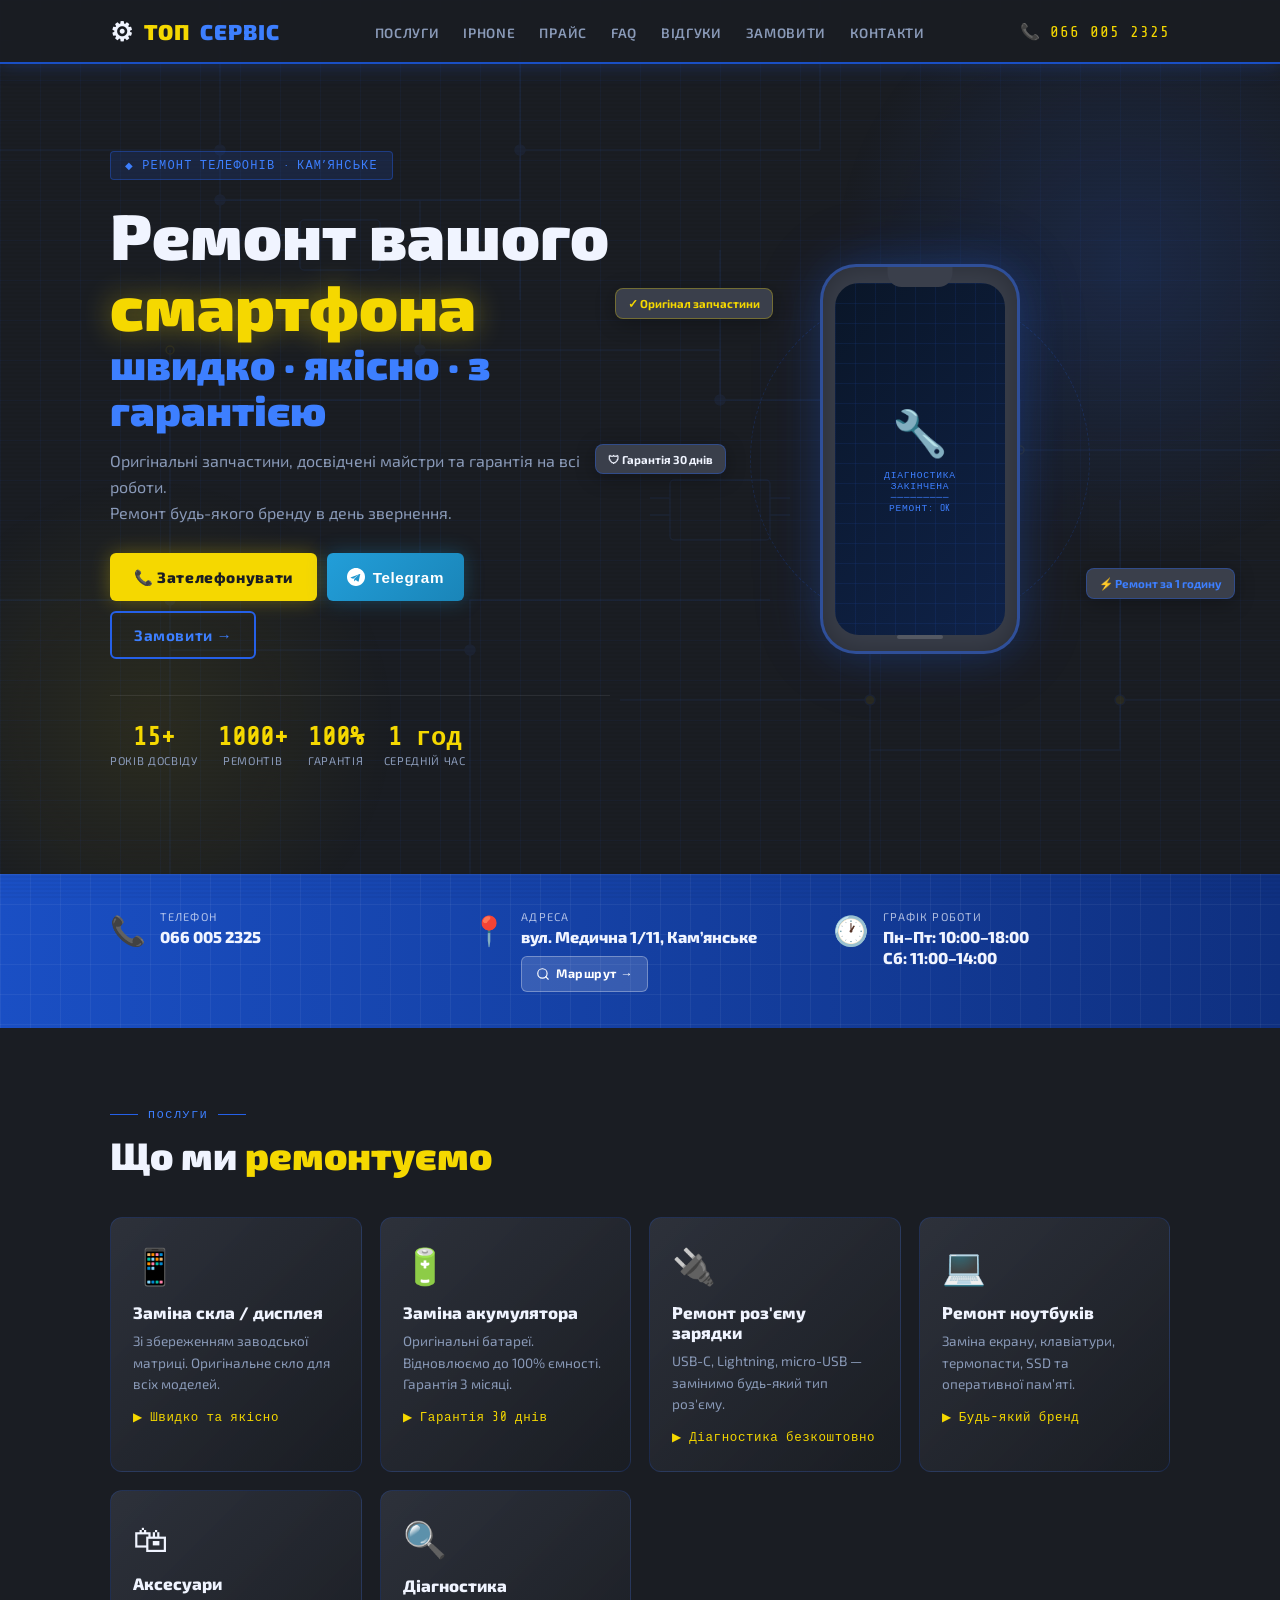
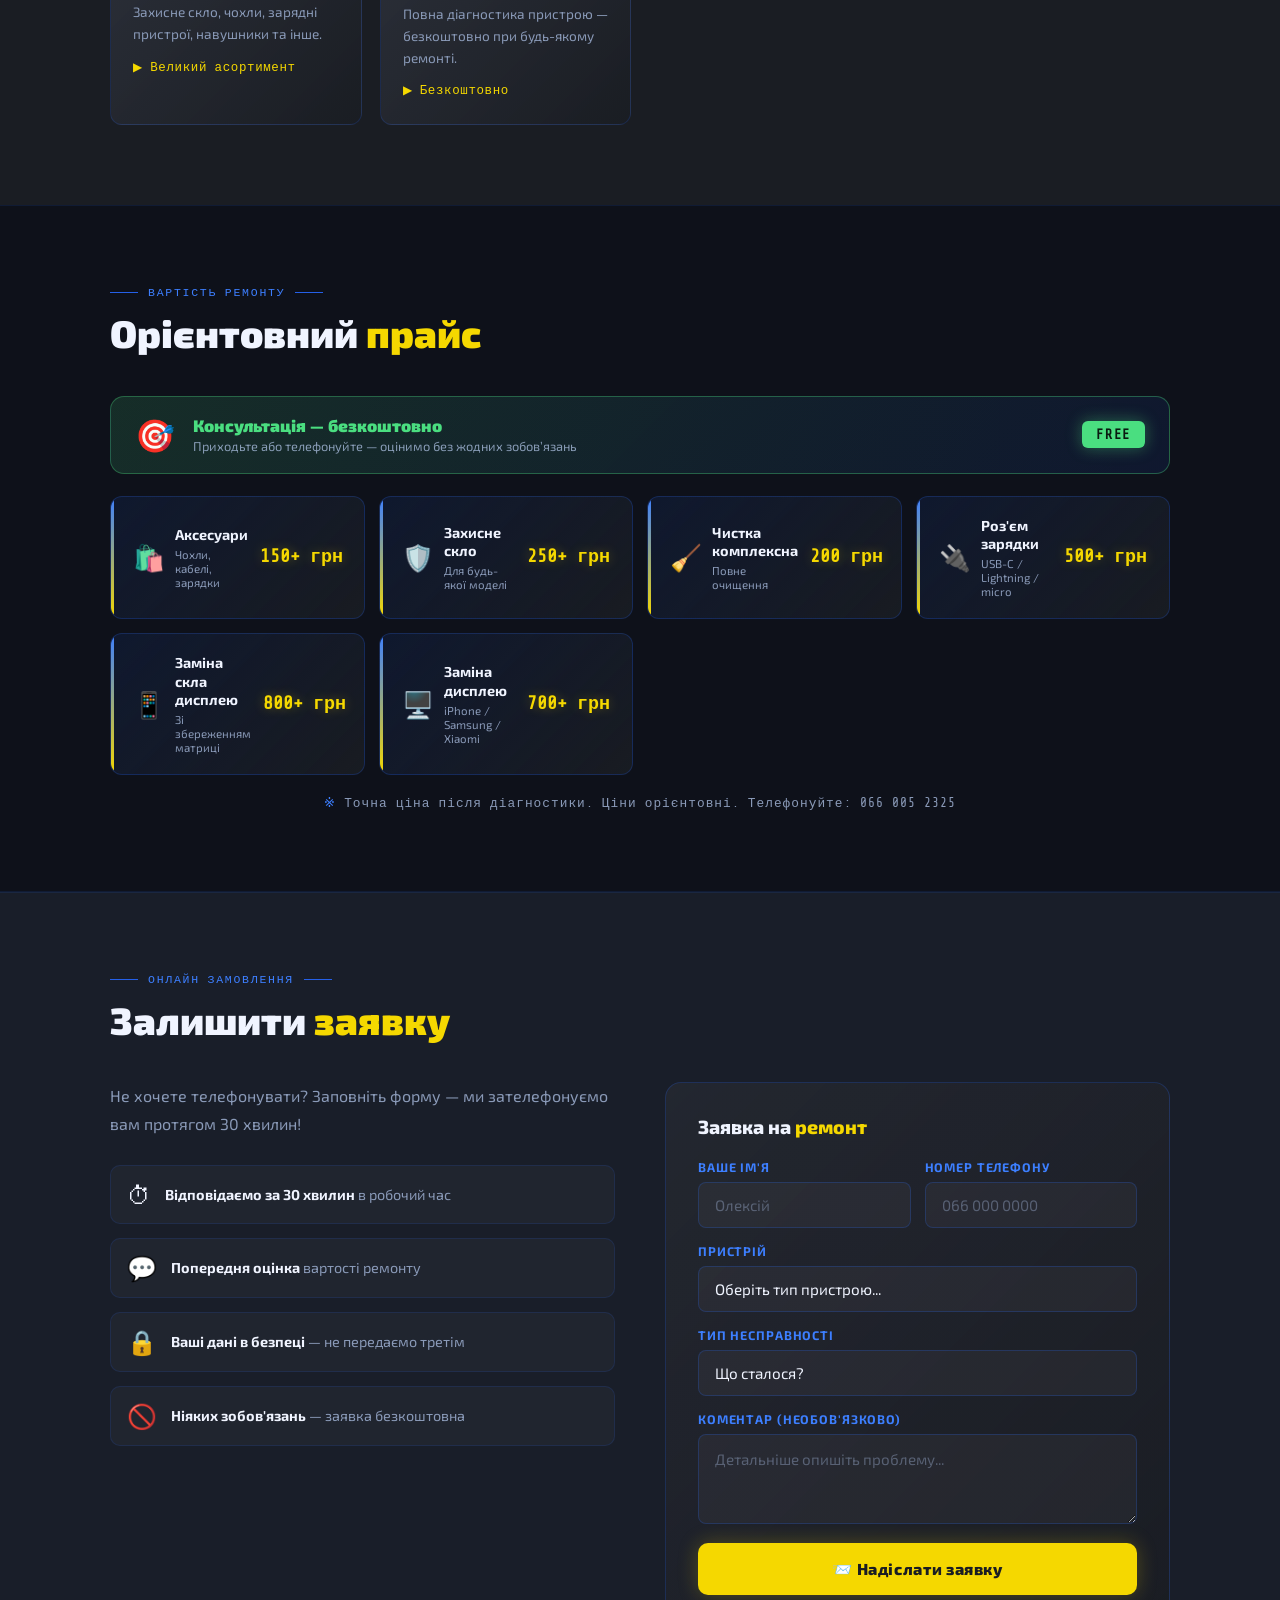
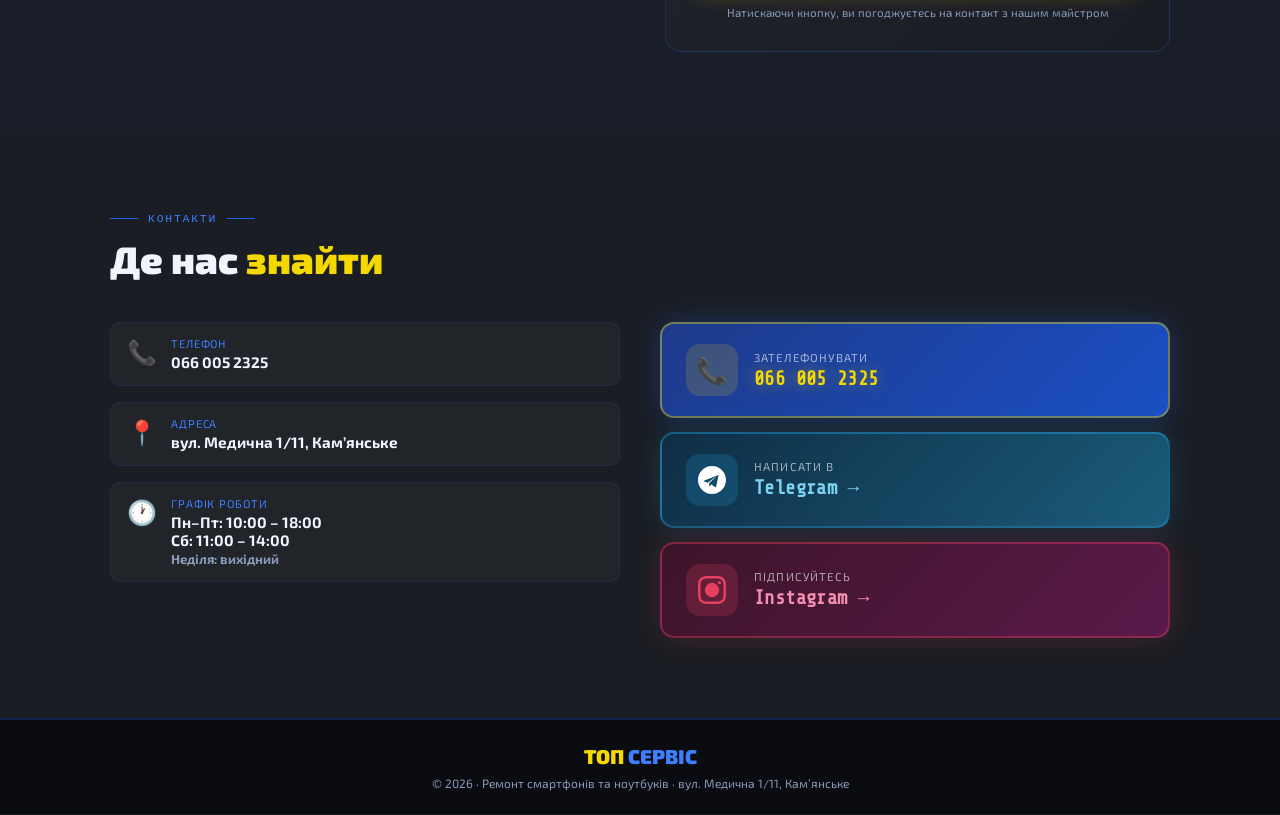
<file: index.html>
<!DOCTYPE html>
<html lang="uk">
<head>
    <meta charset="UTF-8">
    <meta name="viewport" content="width=device-width, initial-scale=1.0, maximum-scale=1.0">
    <title>ТОП СЕРВІС — Ремонт смартфонів та ноутбуків | Камʼянське</title>



<meta name="description" content="Ремонт смартфонів та ноутбуків у Камʼянському (Каменське). Заміна екрану, акумулятора, роз'єму зарядки. iPhone, Samsung, Xiaomi, Huawei. Швидко, якісно, з гарантією 30 днів. Телефон: 066 005 2325">
<meta name="keywords" content="ремонт телефонів Камʼянське, ремонт телефонів Каменське, ремонт смартфонів Камʼянське, заміна екрану телефону, заміна акумулятора, ремонт ноутбуків, ТОП СЕРВІС">
<meta name="robots" content="index, follow">
<meta name="author" content="ТОП СЕРВІС">
<link rel="canonical" href="https://topservice-kamianske.ua/">

<meta property="og:title" content="ТОП СЕРВІС — Ремонт смартфонів у Камʼянському">
<meta property="og:description" content="Швидкий ремонт смартфонів та ноутбуків. Оригінальні запчастини, гарантія 30 днів. Дзвоніть: 066 005 2325">
<meta property="og:type" content="website">
<meta property="og:locale" content="uk_UA">
<meta property="og:url" content="https://topservice-kamianske.ua/">
<meta property="og:site_name" content="ТОП СЕРВІС">
<meta property="og:image" content="https://topservice-kamianske.ua/assets/og-image.png">
<meta property="og:image:width" content="1200">
<meta property="og:image:height" content="630">
<meta name="twitter:card" content="summary_large_image">
<meta name="twitter:title" content="ТОП СЕРВІС — Ремонт смартфонів у Камʼянському">
<meta name="twitter:description" content="Швидкий ремонт смартфонів та ноутбуків. Оригінальні запчастини, гарантія 30 днів.">
<meta name="twitter:image" content="https://topservice-kamianske.ua/assets/og-image.png">

<!-- Local SEO: geo meta tags + alternate (Russian/former) city name so Google ties the site to Кам'янське regardless of which spelling people search -->
<meta name="geo.region" content="UA-12">
<meta name="geo.placename" content="Кам'янське (Каменське), Дніпропетровська область">
<meta name="geo.position" content="48.5079;34.6109">
<meta name="ICBM" content="48.5079, 34.6109">

<meta name="theme-color" content="#1a4fc4">
<meta name="mobile-web-app-capable" content="yes">
<meta name="apple-mobile-web-app-capable" content="yes">
<meta name="apple-mobile-web-app-status-bar-style" content="black-translucent">
<meta name="apple-mobile-web-app-title" content="ТОП СЕРВІС">
<link rel="manifest" href="/manifest.json">

<link rel="preconnect" href="https://fonts.googleapis.com">
<link rel="preconnect" href="https://fonts.gstatic.com" crossorigin>
<link href="https://fonts.googleapis.com/css2?family=Exo+2:wght@400;600;700;900&family=Share+Tech+Mono&display=swap" rel="stylesheet">

<!-- ============================================================ -->
<!-- Google tag (gtag.js) — Google Ads конверсії AW-16681727418  -->
<!-- ============================================================ -->
<script async src="https://www.googletagmanager.com/gtag/js?id=AW-16681727418"></script>
<script>
  window.dataLayer = window.dataLayer || [];
  function gtag(){dataLayer.push(arguments);}
  gtag('js', new Date());
  gtag('config', 'AW-16681727418');
</script>
<!-- ============================================================ -->
<!-- Фрагмент події: Прокласти маршрут (конверсія)               -->
<!-- Спрацьовує при кліку на кнопку "Маршрут →"                  -->
<!-- ============================================================ -->
<script>
  function trackRouteConversion() {
    gtag('event', 'conversion', {'send_to': 'AW-16681727418/tK7NCIunhM0ZELrru5I-'});
  }
</script>

<style>
  :root {
    --gray: #2a2d35;
    --gray-dark: #1a1d23;
    --gray-mid: #3a3f4b;
    --blue: #1a4fc4;
    --blue-bright: #2560e8;
    --blue-glow: #3d7fff;
    --yellow: #f5d800;
    --yellow-bright: #ffe033;
    --white: #f0f4ff;
    --text-dim: #8a9ab8;
    --viber: #7360f2;
    --instagram: #e4405f;
  }

  * { margin: 0; padding: 0; box-sizing: border-box; }
  html { scroll-behavior: smooth; }

  body {
    font-family: 'Exo 2', sans-serif;
    background: var(--gray-dark);
    color: var(--white);
    overflow-x: hidden;
    -webkit-tap-highlight-color: transparent;
  }

  body::before {
    content: '';
    position: fixed; inset: 0;
    background-image:
      linear-gradient(rgba(37,96,232,0.06) 1px, transparent 1px),
      linear-gradient(90deg, rgba(37,96,232,0.06) 1px, transparent 1px);
    background-size: 40px 40px;
    z-index: 0; pointer-events: none;
  }

  .circuit-bg {
    position: fixed; inset: 0; z-index: 0;
    pointer-events: none; overflow: hidden;
  }
  .circuit-bg svg { width: 100%; height: 100%; opacity: 0.07; }

  body::after {
    content: '';
    position: fixed; inset: 0;
    background: repeating-linear-gradient(0deg, transparent, transparent 2px, rgba(0,0,0,0.03) 2px, rgba(0,0,0,0.03) 4px);
    z-index: 0; pointer-events: none;
  }

  .container { max-width: 1100px; margin: 0 auto; padding: 0 20px; position: relative; z-index: 1; }

  .cta-popup {
    position: fixed; bottom: 20px; right: 20px;
    background: linear-gradient(135deg, rgba(26,79,196,0.95), rgba(42,45,53,0.95));
    border: 2px solid rgba(37,96,232,0.5);
    border-radius: 16px; padding: 24px; z-index: 190;
    max-width: 340px; box-shadow: 0 20px 60px rgba(0,0,0,0.5);
    backdrop-filter: blur(20px);
    animation: popupSlideIn 0.4s cubic-bezier(0.34, 1.56, 0.64, 1);
    display: none;
  }
  .cta-popup.show { display: block; }
  @keyframes popupSlideIn {
    from { transform: translateY(100px) scale(0.9); opacity: 0; }
    to { transform: translateY(0) scale(1); opacity: 1; }
  }
  .cta-popup-close {
    position: absolute; top: 12px; right: 12px;
    width: 32px; height: 32px;
    background: rgba(255,255,255,0.1); border: none;
    border-radius: 8px; color: var(--white);
    font-size: 1.4rem; cursor: pointer;
    transition: all 0.2s; display: flex;
    align-items: center; justify-content: center;
  }
  .cta-popup-close:hover { background: rgba(255,255,255,0.2); }
  .cta-popup-title {
    font-size: 1.3rem; font-weight: 900;
    margin-bottom: 8px; color: var(--yellow);
    text-shadow: 0 0 15px rgba(245,216,0,0.3);
  }
  .cta-popup-sub {
    font-size: 0.85rem; color: var(--text-dim);
    margin-bottom: 18px; line-height: 1.5;
  }
  .cta-popup-buttons { display: flex; flex-direction: column; gap: 10px; }
  .cta-popup-btn {
    padding: 14px 18px; border-radius: 10px;
    font-weight: 800; font-size: 0.95rem;
    border: none; cursor: pointer; transition: all 0.2s;
    display: flex; align-items: center; justify-content: center;
    gap: 8px; text-decoration: none; min-height: 48px;
  }
  .cta-popup-btn-call {
    background: var(--yellow); color: var(--gray-dark);
    box-shadow: 0 0 20px rgba(245,216,0,0.3);
  }
  .cta-popup-btn-call:hover { background: var(--yellow-bright); transform: translateY(-2px); }
  .cta-popup-btn-form {
    background: rgba(37,96,232,0.3); color: var(--white);
    border: 1px solid rgba(37,96,232,0.5);
  }
  .cta-popup-btn-form:hover { background: rgba(37,96,232,0.5); border-color: var(--blue-glow); }

  .form-loading { display: none; text-align: center; padding: 20px; }
  .form-loading.show { display: block; }
  .spinner {
    width: 40px; height: 40px; border: 3px solid rgba(37,96,232,0.2);
    border-top-color: var(--yellow); border-radius: 50%;
    animation: spin 0.8s linear infinite; margin: 0 auto 12px;
  }
  @keyframes spin { to { transform: rotate(360deg); } }
  .form-loading-text { font-size: 0.9rem; color: var(--text-dim); }

  nav {
    position: sticky; top: 0; z-index: 100;
    background: rgba(26,29,35,0.95);
    backdrop-filter: blur(16px);
    border-bottom: 2px solid var(--blue);
    box-shadow: 0 0 20px rgba(37,96,232,0.3);
  }
  nav .inner {
    max-width: 1100px; margin: 0 auto; padding: 0 20px;
    display: flex; align-items: center; justify-content: space-between; height: 62px;
  }
  .nav-logo {
    display: flex; align-items: center; gap: 10px;
    font-weight: 900; font-size: 1.35rem; letter-spacing: 0.04em;
    text-decoration: none; color: inherit; flex-shrink: 0;
  }
  .nav-logo .gear-icon { font-size: 1.6rem; animation: spin 8s linear infinite; display: inline-block; }
  .logo-top { display: inline-flex; align-items: center; font-weight: 900; color: var(--yellow); line-height: 1; }
  .logo-srv { color: var(--blue-glow); font-weight: 900; }
  .nav-links { display: flex; gap: 24px; list-style: none; }
  .nav-links a {
    text-decoration: none; color: var(--text-dim);
    font-weight: 600; font-size: 0.85rem; letter-spacing: 0.05em;
    text-transform: uppercase; transition: color 0.2s; position: relative;
  }
  .nav-links a::after {
    content: ''; position: absolute; bottom: -4px; left: 0; right: 0;
    height: 2px; background: var(--yellow); transform: scaleX(0); transition: transform 0.2s;
  }
  .nav-links a:hover { color: var(--yellow); }
  .nav-links a:hover::after { transform: scaleX(1); }
  .nav-phone {
    font-family: 'Share Tech Mono', monospace; font-size: 1rem;
    color: var(--yellow); letter-spacing: 0.06em;
    display: flex; align-items: center; gap: 6px;
    text-decoration: none; min-height: 44px;
  }
  .nav-phone:hover { color: var(--yellow-bright); }

  .hamburger {
    display: none; flex-direction: column; gap: 5px;
    cursor: pointer; padding: 8px; background: none; border: none;
    min-width: 44px; min-height: 44px; align-items: center; justify-content: center;
  }
  .hamburger span {
    display: block; width: 22px; height: 2px;
    background: var(--white); border-radius: 2px; transition: all 0.3s;
  }
  .hamburger.open span:nth-child(1) { transform: translateY(7px) rotate(45deg); }
  .hamburger.open span:nth-child(2) { opacity: 0; transform: translateX(10px); }
  .hamburger.open span:nth-child(3) { transform: translateY(-7px) rotate(-45deg); }

  .mobile-menu {
    display: none; position: fixed;
    top: 62px; left: 0; right: 0;
    background: rgba(10,13,20,0.97); backdrop-filter: blur(24px);
    border-bottom: 2px solid var(--blue);
    border-top: 1px solid rgba(37,96,232,0.2);
    z-index: 98; padding: 8px 0 20px;
    flex-direction: column; gap: 0;
    box-shadow: 0 20px 60px rgba(0,0,0,0.6);
    transform: translateY(-20px); opacity: 0;
    transition: transform 0.3s ease, opacity 0.3s ease;
    pointer-events: none;
  }
  .mobile-menu.open { display: flex; transform: translateY(0); opacity: 1; pointer-events: auto; }
  .mobile-menu a {
    text-decoration: none; color: var(--text-dim);
    font-weight: 700; font-size: 1.05rem; letter-spacing: 0.06em;
    text-transform: uppercase; padding: 16px 24px;
    border-bottom: 1px solid rgba(255,255,255,0.05);
    transition: all 0.2s; display: flex; align-items: center; gap: 10px;
  }
  .mobile-menu a::before { content: '▶'; font-size: 0.55rem; color: var(--blue-glow); transition: transform 0.2s; }
  .mobile-menu a:hover { color: var(--yellow); padding-left: 32px; background: rgba(37,96,232,0.06); }
  .mobile-menu .m-phone {
    color: var(--yellow); font-family: 'Share Tech Mono', monospace;
    font-size: 1.3rem; padding: 20px 24px; border-bottom: none;
    background: rgba(245,216,0,0.05); margin-top: 4px;
  }
  .mobile-menu .m-phone::before { content: '📞'; font-size: 1rem; }

  .sticky-cta {
    display: none;
    position: fixed; bottom: 0; left: 0; right: 0; z-index: 150;
    background: rgba(10,13,20,0.97); backdrop-filter: blur(16px);
    border-top: 1px solid rgba(37,96,232,0.3);
    padding: 10px 16px 14px;
    gap: 10px;
  }
  .sticky-cta-btn {
    flex: 1; display: flex; align-items: center; justify-content: center; gap: 8px;
    padding: 13px 10px; border-radius: 10px; border: none;
    font-family: 'Exo 2', sans-serif; font-weight: 800; font-size: 0.95rem;
    text-decoration: none; cursor: pointer; transition: all 0.2s; min-height: 48px;
  }
  .sticky-cta-phone { background: var(--yellow); color: var(--gray-dark); box-shadow: 0 0 20px rgba(245,216,0,0.3); }
  .sticky-cta-phone:active { background: var(--yellow-bright); transform: scale(0.97); }
  .sticky-cta-tg { background: linear-gradient(135deg,#229ed9,#1a85b8); color: #fff; }
  .sticky-cta-tg:active { transform: scale(0.97); }
  .sticky-cta-tg svg { width: 18px; height: 18px; flex-shrink: 0; }
  .sticky-cta-ig { background: linear-gradient(135deg,#f15245,#d92e7f); color: #fff; }
  .sticky-cta-ig:active { transform: scale(0.97); }

  .scroll-top {
    position: fixed; bottom: 90px; right: 16px; z-index: 149;
    width: 44px; height: 44px; border-radius: 12px;
    background: rgba(26,29,35,0.95); border: 1px solid rgba(37,96,232,0.4);
    color: var(--blue-glow); font-size: 1.2rem;
    display: flex; align-items: center; justify-content: center;
    cursor: pointer; transition: all 0.3s;
    opacity: 0; transform: translateY(20px); pointer-events: none;
    backdrop-filter: blur(10px);
  }
  .scroll-top.visible { opacity: 1; transform: translateY(0); pointer-events: auto; }
  .scroll-top:hover { background: var(--blue); border-color: var(--blue-glow); color: var(--white); }

  .hero {
    min-height: 90vh; display: flex; align-items: center;
    position: relative; overflow: hidden; padding: 60px 0 80px;
  }
  .hero::before {
    content: ''; position: absolute; top: -100px; right: -150px;
    width: 600px; height: 600px;
    background: radial-gradient(circle, rgba(37,96,232,0.18) 0%, transparent 70%);
    pointer-events: none;
  }
  .hero::after {
    content: ''; position: absolute; bottom: -100px; left: -100px;
    width: 500px; height: 500px;
    background: radial-gradient(circle, rgba(245,216,0,0.08) 0%, transparent 70%);
    pointer-events: none;
  }
  .hero-grid {
    display: grid; grid-template-columns: 1fr 1fr;
    gap: 60px; align-items: center; position: relative; z-index: 1;
  }
  .hero-tag {
    display: inline-flex; align-items: center; gap: 8px;
    background: rgba(37,96,232,0.15); border: 1px solid rgba(37,96,232,0.4);
    border-radius: 4px; padding: 6px 14px;
    font-family: 'Share Tech Mono', monospace; font-size: 0.75rem;
    color: var(--blue-glow); letter-spacing: 0.1em; text-transform: uppercase; margin-bottom: 20px;
  }
  .hero-tag::before { content: '◆'; font-size: 0.6rem; }
  .hero h1 { font-size: clamp(2.2rem,5vw,4rem); font-weight: 900; line-height: 1.1; margin-bottom: 16px; }
  .hero h1 .line1 { color: var(--white); display: block; }
  .hero h1 .line2 { color: var(--yellow); display: block; text-shadow: 0 0 30px rgba(245,216,0,0.4); }
  .hero h1 .line3 { color: var(--blue-glow); display: block; font-size: 0.65em; }
  .hero-sub { color: var(--text-dim); font-size: 1rem; line-height: 1.6; margin-bottom: 28px; }
  .hero-cta { display: flex; gap: 10px; flex-wrap: wrap; }

  .btn-primary {
    display: inline-flex; align-items: center; gap: 8px;
    background: var(--yellow); color: var(--gray-dark);
    font-weight: 800; font-size: 0.95rem;
    padding: 14px 24px; border-radius: 6px;
    text-decoration: none; letter-spacing: 0.04em;
    transition: all 0.2s; box-shadow: 0 0 20px rgba(245,216,0,0.3); min-height: 48px;
  }
  .btn-primary:hover { background: var(--yellow-bright); transform: translateY(-2px); box-shadow: 0 0 35px rgba(245,216,0,0.5); }

  .btn-secondary {
    display: inline-flex; align-items: center; gap: 8px;
    border: 2px solid var(--blue-bright); color: var(--blue-glow);
    font-weight: 700; font-size: 0.95rem;
    padding: 12px 22px; border-radius: 6px;
    text-decoration: none; letter-spacing: 0.04em; transition: all 0.2s; min-height: 48px;
  }
  .btn-secondary:hover { background: rgba(37,96,232,0.15); border-color: var(--blue-glow); }

  .btn-telegram {
    display: inline-flex; align-items: center; gap: 8px;
    background: linear-gradient(135deg, #229ed9, #1a85b8); color: #fff;
    font-weight: 800; font-size: 0.95rem; padding: 14px 20px; border-radius: 6px;
    text-decoration: none; letter-spacing: 0.04em; transition: all 0.2s;
    box-shadow: 0 0 20px rgba(34,158,217,0.3); border: none; cursor: pointer; min-height: 48px;
  }
  .btn-telegram:hover { background: linear-gradient(135deg,#1a85b8,#1570a0); transform: translateY(-2px); box-shadow: 0 0 35px rgba(34,158,217,0.5); }
  .btn-telegram svg { width: 18px; height: 18px; flex-shrink: 0; }

  .hero-stats {
    display: flex; gap: 20px; margin-top: 36px;
    padding-top: 28px; border-top: 1px solid rgba(255,255,255,0.08); flex-wrap: wrap;
  }
  .stat { text-align: center; }
  .stat .num { font-size: 1.6rem; font-weight: 900; color: var(--yellow); font-family: 'Share Tech Mono', monospace; line-height: 1; }
  .stat .lbl { font-size: 0.7rem; color: var(--text-dim); text-transform: uppercase; letter-spacing: 0.06em; margin-top: 4px; }

  .hero-visual { display: flex; justify-content: center; align-items: center; position: relative; }
  .phone-frame {
    width: 200px; height: 390px;
    background: var(--gray-mid); border-radius: 36px;
    border: 3px solid rgba(37,96,232,0.5);
    box-shadow: 0 0 40px rgba(37,96,232,0.25), 0 0 80px rgba(37,96,232,0.1), inset 0 0 30px rgba(0,0,0,0.3);
    position: relative; animation: float 4s ease-in-out infinite;
  }
  @keyframes float { 0%,100%{transform:translateY(0)} 50%{transform:translateY(-18px)} }
  .phone-screen {
    position: absolute; inset: 16px 12px;
    background: linear-gradient(135deg,#0a1628 0%,#0f2248 100%);
    border-radius: 24px; display: flex; flex-direction: column;
    align-items: center; justify-content: center; gap: 10px; overflow: hidden;
  }
  .phone-screen::before {
    content: ''; position: absolute; inset: 0;
    background: linear-gradient(rgba(37,96,232,0.1) 1px,transparent 1px), linear-gradient(90deg,rgba(37,96,232,0.1) 1px,transparent 1px);
    background-size: 20px 20px;
  }
  .phone-icon { font-size: 2.8rem; position: relative; z-index: 1; }
  .phone-text { color: var(--blue-glow); font-family: 'Share Tech Mono', monospace; font-size: 0.6rem; text-align: center; letter-spacing: 0.08em; position: relative; z-index: 1; }
  .phone-notch { position: absolute; top: 0; left: 50%; transform: translateX(-50%); width: 65px; height: 20px; background: var(--gray-mid); border-radius: 0 0 14px 14px; z-index: 2; }
  .phone-btn { position: absolute; bottom: 12px; left: 50%; transform: translateX(-50%); width: 46px; height: 4px; background: rgba(255,255,255,0.15); border-radius: 3px; }
  .orbit-ring { position: absolute; width: 340px; height: 340px; border: 1px dashed rgba(37,96,232,0.2); border-radius: 50%; animation: orbit-spin 20s linear infinite; }
  @keyframes orbit-spin { to { transform: rotate(360deg); } }
  .orbit-dot { position: absolute; top: -6px; left: 50%; width: 12px; height: 12px; background: var(--yellow); border-radius: 50%; box-shadow: 0 0 10px var(--yellow); transform: translateX(-50%); }
  .badge {
    position: absolute; background: var(--gray-mid);
    border: 1px solid rgba(37,96,232,0.4); border-radius: 8px;
    padding: 7px 12px; font-size: 0.72rem; font-weight: 700;
    white-space: nowrap; box-shadow: 0 4px 20px rgba(0,0,0,0.3);
  }
  .badge-1 { top: 24px; left: -55px; color: var(--yellow); border-color: rgba(245,216,0,0.3); animation: float 3s ease-in-out infinite 0.5s; }
  .badge-2 { bottom: 55px; right: -65px; color: var(--blue-glow); animation: float 3.5s ease-in-out infinite 1s; }
  .badge-3 { top: 50%; left: -75px; transform: translateY(-50%); color: var(--white); animation: float 4s ease-in-out infinite 0.2s; }

  section { padding: 80px 0; position: relative; z-index: 1; }
  .section-label {
    font-family: 'Share Tech Mono', monospace; font-size: 0.72rem;
    letter-spacing: 0.15em; text-transform: uppercase; color: var(--blue-glow);
    display: flex; align-items: center; gap: 10px; margin-bottom: 12px;
  }
  .section-label::before, .section-label::after { content: ''; flex: none; width: 28px; height: 1px; background: var(--blue-bright); }
  .section-title { font-size: clamp(1.6rem,3vw,2.4rem); font-weight: 900; margin-bottom: 40px; line-height: 1.15; }
  .section-title span { color: var(--yellow); }

  .services-grid { display: grid; grid-template-columns: repeat(auto-fit, minmax(230px, 1fr)); gap: 18px; }
  .service-card {
    background: linear-gradient(135deg,rgba(58,63,75,0.6),rgba(26,29,35,0.8));
    border: 1px solid rgba(37,96,232,0.2); border-radius: 12px;
    padding: 26px 22px; transition: all 0.3s; position: relative; overflow: hidden;
  }
  .service-card::before {
    content: ''; position: absolute; top: 0; left: 0; right: 0; height: 3px;
    background: linear-gradient(90deg,var(--blue),var(--yellow));
    transform: scaleX(0); transform-origin: left; transition: transform 0.3s;
  }
  .service-card:hover { border-color: rgba(37,96,232,0.5); transform: translateY(-4px); box-shadow: 0 12px 40px rgba(0,0,0,0.3); }
  .service-card:hover::before { transform: scaleX(1); }
  .svc-icon { font-size: 2.2rem; margin-bottom: 14px; display: block; }
  .svc-name { font-size: 1.05rem; font-weight: 800; margin-bottom: 8px; color: var(--white); }
  .svc-desc { font-size: 0.85rem; color: var(--text-dim); line-height: 1.6; }
  .svc-price { margin-top: 14px; font-family: 'Share Tech Mono', monospace; font-size: 0.78rem; color: var(--yellow); letter-spacing: 0.05em; }

  #price { background: rgba(10,14,24,0.7); border-top: 1px solid rgba(37,96,232,0.12); border-bottom: 1px solid rgba(37,96,232,0.12); }
  .price-grid { display: grid; grid-template-columns: repeat(auto-fit, minmax(220px, 1fr)); gap: 14px; }
  .price-card {
    background: linear-gradient(135deg,rgba(26,79,196,0.12),rgba(26,29,35,0.9));
    border: 1px solid rgba(37,96,232,0.25); border-radius: 12px;
    padding: 20px 22px; display: flex; align-items: center; justify-content: space-between;
    gap: 12px; transition: all 0.25s; position: relative; overflow: hidden;
  }
  .price-card::after {
    content: ''; position: absolute; left: 0; top: 0; bottom: 0; width: 3px;
    background: linear-gradient(to bottom,var(--blue-glow),var(--yellow));
    border-radius: 3px 0 0 3px;
  }
  .price-card:hover { border-color: rgba(37,96,232,0.55); transform: translateX(4px); box-shadow: 0 8px 30px rgba(0,0,0,0.3); }
  .price-service { display: flex; align-items: center; gap: 10px; }
  .price-icon { font-size: 1.6rem; flex-shrink: 0; }
  .price-name { font-weight: 700; font-size: 0.9rem; color: var(--white); line-height: 1.3; }
  .price-brand { font-size: 0.72rem; color: var(--text-dim); margin-top: 2px; }
  .price-amount {
    font-family: 'Share Tech Mono', monospace; font-size: 1.15rem; font-weight: 900;
    color: var(--yellow); white-space: nowrap; text-shadow: 0 0 12px rgba(245,216,0,0.3); flex-shrink: 0;
  }
  .price-note { text-align: center; margin-top: 20px; font-size: 0.8rem; color: var(--text-dim); font-family: 'Share Tech Mono', monospace; letter-spacing: 0.08em; }
  .price-note span { color: var(--blue-glow); }

  .price-free-banner {
    display: flex; align-items: center; gap: 18px;
    background: linear-gradient(135deg, rgba(74,222,128,0.1), rgba(26,79,196,0.12));
    border: 1px solid rgba(74,222,128,0.35); border-radius: 14px;
    padding: 18px 24px; margin-bottom: 22px; position: relative; overflow: hidden;
  }
  .price-free-banner::before {
    content: ''; position: absolute; inset: 0;
    background: linear-gradient(90deg, rgba(74,222,128,0.04), transparent);
    pointer-events: none;
  }
  .price-free-icon { font-size: 2rem; flex-shrink: 0; }
  .price-free-title { font-weight: 900; font-size: 1.05rem; color: #4ade80; margin-bottom: 3px; }
  .price-free-sub { font-size: 0.8rem; color: var(--text-dim); }
  .price-free-badge {
    margin-left: auto; flex-shrink: 0;
    background: #4ade80; color: #0a1a10;
    font-family: 'Share Tech Mono', monospace; font-weight: 900; font-size: 0.85rem;
    letter-spacing: 0.12em; padding: 6px 14px; border-radius: 6px;
    box-shadow: 0 0 16px rgba(74,222,128,0.4);
  }
  @media(max-width: 480px) {
    .price-free-banner { flex-wrap: wrap; gap: 12px; }
    .price-free-badge { margin-left: 0; }
  }

  #brands { background: rgba(26,79,196,0.04); border-top: 1px solid rgba(37,96,232,0.1); border-bottom: 1px solid rgba(37,96,232,0.1); }
  .brands-row { display: flex; align-items: center; justify-content: center; gap: 12px; flex-wrap: wrap; }
  .brand-chip {
    display: flex; align-items: center; gap: 8px;
    background: rgba(255,255,255,0.04); border: 1px solid rgba(255,255,255,0.1);
    border-radius: 8px; padding: 10px 18px; font-weight: 800; font-size: 0.95rem;
    letter-spacing: 0.04em; color: var(--text-dim); transition: all 0.2s; min-height: 44px;
  }
  .brand-chip:hover { border-color: var(--yellow); color: var(--white); background: rgba(245,216,0,0.06); }
  .brand-chip .dot { width: 7px; height: 7px; border-radius: 50%; background: var(--blue-glow); flex-shrink: 0; }

  #reviews {
    padding: 70px 0;
    background: rgba(10,12,18,0.6);
    border-top: 1px solid rgba(37,96,232,0.12);
    border-bottom: 1px solid rgba(37,96,232,0.12);
  }
  .reviews-header { display: flex; align-items: center; justify-content: space-between; margin-bottom: 32px; flex-wrap: wrap; gap: 14px; }
  .google-badge {
    display: flex; align-items: center; gap: 8px;
    background: rgba(255,255,255,0.05); border: 1px solid rgba(255,255,255,0.15);
    border-radius: 20px; padding: 7px 16px;
    font-family: 'Share Tech Mono', monospace; font-size: 0.75rem;
    color: var(--white); letter-spacing: 0.08em; text-transform: uppercase;
  }
  .elfsight-wrap {
    border-radius: 14px; overflow: hidden;
    background: rgba(255,255,255,0.02);
    border: 1px solid rgba(37,96,232,0.15);
    padding: 4px;
  }

  .info-strip {
    background: linear-gradient(90deg,var(--blue) 0%,#0f3080 100%);
    padding: 36px 0; position: relative; overflow: hidden;
  }
  .info-strip::before {
    content: ''; position: absolute; inset: 0;
    background: linear-gradient(rgba(255,255,255,0.05) 1px,transparent 1px), linear-gradient(90deg,rgba(255,255,255,0.05) 1px,transparent 1px);
    background-size: 30px 30px;
  }
  .info-grid { display: grid; grid-template-columns: repeat(3,1fr); gap: 24px; position: relative; }
  .info-card { display: flex; align-items: flex-start; gap: 14px; }
  .info-icon { font-size: 1.8rem; flex-shrink: 0; margin-top: 2px; }
  .info-label { font-size: 0.7rem; text-transform: uppercase; letter-spacing: 0.1em; opacity: 0.7; margin-bottom: 4px; }
  .info-value { font-weight: 800; font-size: 1rem; line-height: 1.3; }
  .info-value a { color: inherit; text-decoration: none; }
  .info-value a:hover { color: var(--yellow); }
  .btn-maps {
    display: inline-flex; align-items: center; gap: 6px; margin-top: 8px;
    background: rgba(255,255,255,0.15); border: 1px solid rgba(255,255,255,0.3);
    border-radius: 6px; padding: 7px 14px;
    font-size: 0.78rem; font-weight: 700; color: #fff; letter-spacing: 0.04em;
    text-decoration: none; cursor: pointer; transition: all 0.2s; min-height: 36px;
  }
  .btn-maps:hover { background: rgba(255,255,255,0.25); border-color: rgba(255,255,255,0.5); }
  .btn-maps svg { width: 14px; height: 14px; flex-shrink: 0; }

  .why-grid { display: grid; grid-template-columns: repeat(auto-fit,minmax(190px,1fr)); gap: 20px; }
  .why-card {
    text-align: center; padding: 32px 20px;
    background: rgba(255,255,255,0.05); border: 1px solid rgba(255,255,255,0.12);
    border-radius: 12px; transition: all 0.25s;
  }
  .why-card:hover { border-color: rgba(245,216,0,0.4); background: rgba(245,216,0,0.05); transform: translateY(-3px); }
  .why-num { font-size: 2.6rem; line-height: 1; margin-bottom: 14px; }
  .why-label { font-size: 1rem; font-weight: 700; color: var(--white); line-height: 1.5; }

  #faq { background: rgba(10,14,24,0.6); border-top: 1px solid rgba(37,96,232,0.12); }
  .faq-list { display: flex; flex-direction: column; gap: 10px; }
  .faq-item {
    background: linear-gradient(135deg,rgba(42,45,53,0.7),rgba(26,29,35,0.9));
    border: 1px solid rgba(37,96,232,0.2); border-radius: 12px; overflow: hidden;
    transition: border-color 0.25s;
  }
  .faq-item.open { border-color: rgba(37,96,232,0.5); }
  .faq-q {
    display: flex; align-items: center; justify-content: space-between;
    padding: 18px 22px; cursor: pointer; user-select: none;
    font-weight: 700; font-size: 1rem; color: var(--white);
    gap: 12px; min-height: 60px;
  }
  .faq-q:hover { color: var(--yellow); }
  .faq-icon {
    width: 26px; height: 26px; border-radius: 50%;
    background: rgba(37,96,232,0.2); border: 1px solid rgba(37,96,232,0.4);
    display: flex; align-items: center; justify-content: center;
    flex-shrink: 0; font-size: 1rem; transition: all 0.3s; color: var(--blue-glow);
    font-style: normal;
  }
  .faq-item.open .faq-icon { transform: rotate(45deg); background: rgba(37,96,232,0.4); color: var(--yellow); }
  .faq-a {
    max-height: 0; overflow: hidden;
    transition: max-height 0.4s ease, padding 0.3s;
    padding: 0 22px;
  }
  .faq-item.open .faq-a { max-height: 300px; padding: 0 22px 18px; }
  .faq-a p { font-size: 0.92rem; color: var(--text-dim); line-height: 1.7; }

  #map-section { padding: 0; }
  .map-wrap {
    position: relative; height: 340px; overflow: hidden;
    border-top: 1px solid rgba(37,96,232,0.2);
    border-bottom: 1px solid rgba(37,96,232,0.2);
  }
  .map-wrap iframe { width: 100%; height: 100%; border: none; filter: grayscale(40%) invert(8%) contrast(96%); }
  .map-overlay {
    position: absolute; top: 16px; left: 16px; z-index: 2;
    background: rgba(10,13,20,0.92); backdrop-filter: blur(12px);
    border: 1px solid rgba(37,96,232,0.4); border-radius: 12px;
    padding: 14px 18px;
  }
  .map-overlay .mo-title { font-weight: 800; font-size: 0.95rem; margin-bottom: 4px; }
  .map-overlay .mo-addr { font-size: 0.78rem; color: var(--text-dim); }
  .map-overlay .mo-hours { font-size: 0.75rem; color: var(--blue-glow); margin-top: 6px; font-family: 'Share Tech Mono', monospace; }

  #order { background: rgba(26,79,196,0.04); border-top: 1px solid rgba(37,96,232,0.12); }
  .order-wrap { display: grid; grid-template-columns: 1fr 1fr; gap: 50px; align-items: start; }
  .order-info { }
  .order-perks { display: flex; flex-direction: column; gap: 14px; margin-top: 28px; }
  .order-perk {
    display: flex; align-items: center; gap: 14px;
    padding: 14px 16px; background: rgba(255,255,255,0.03);
    border: 1px solid rgba(37,96,232,0.15); border-radius: 10px;
  }
  .order-perk-icon { font-size: 1.5rem; flex-shrink: 0; }
  .order-perk-text { font-size: 0.9rem; color: var(--text-dim); }
  .order-perk-text strong { color: var(--white); }

  .order-form-box {
    background: linear-gradient(135deg,rgba(42,45,53,0.6),rgba(26,29,35,0.9));
    border: 1px solid rgba(37,96,232,0.25); border-radius: 16px; padding: 32px;
  }
  .form-title { font-size: 1.2rem; font-weight: 800; margin-bottom: 22px; color: var(--white); }
  .form-title span { color: var(--yellow); }

  .form-group { margin-bottom: 16px; }
  .form-label { display: block; font-size: 0.78rem; font-weight: 700; text-transform: uppercase; letter-spacing: 0.07em; color: var(--blue-glow); margin-bottom: 7px; }
  .form-control {
    width: 100%; padding: 13px 16px; border-radius: 8px;
    background: rgba(255,255,255,0.04); border: 1px solid rgba(37,96,232,0.25);
    color: var(--white); font-family: 'Exo 2', sans-serif; font-size: 0.95rem;
    transition: all 0.2s; outline: none; appearance: none; -webkit-appearance: none;
  }
  .form-control::placeholder { color: rgba(138,154,184,0.5); }
  .form-control:focus { border-color: var(--blue-glow); background: rgba(37,96,232,0.06); box-shadow: 0 0 0 3px rgba(37,96,232,0.12); }
  select.form-control { cursor: pointer; }
  select.form-control option { background: #1a1d23; color: var(--white); }
  textarea.form-control { resize: vertical; min-height: 90px; line-height: 1.5; }

  .form-row { display: grid; grid-template-columns: 1fr 1fr; gap: 14px; }
  .btn-submit {
    width: 100%; padding: 16px; border: none; border-radius: 10px;
    background: var(--yellow); color: var(--gray-dark);
    font-family: 'Exo 2', sans-serif; font-weight: 800; font-size: 1rem;
    cursor: pointer; letter-spacing: 0.04em; transition: all 0.2s;
    box-shadow: 0 0 20px rgba(245,216,0,0.25); margin-top: 4px;
    display: flex; align-items: center; justify-content: center; gap: 8px; min-height: 52px;
  }
  .btn-submit:hover { background: var(--yellow-bright); transform: translateY(-2px); box-shadow: 0 0 35px rgba(245,216,0,0.4); }
  .btn-submit:active { transform: scale(0.98); }
  .btn-submit:disabled { background: rgba(245,216,0,0.5); cursor: not-allowed; }
  .form-note { font-size: 0.72rem; color: var(--text-dim); text-align: center; margin-top: 10px; }

  .form-success { display: none; text-align: center; padding: 24px 16px; }
  .form-success .success-icon { font-size: 3rem; margin-bottom: 12px; }
  .form-success .success-title { font-size: 1.2rem; font-weight: 800; color: #4ade80; margin-bottom: 8px; }
  .form-success .success-sub { font-size: 0.9rem; color: var(--text-dim); line-height: 1.6; }

  .contact-wrap { display: grid; grid-template-columns: 1fr 1fr; gap: 40px; align-items: start; }
  .contact-row {
    display: flex; align-items: flex-start; gap: 14px; margin-bottom: 16px;
    padding: 14px 16px; background: rgba(255,255,255,0.03);
    border-radius: 10px; border: 1px solid rgba(37,96,232,0.15);
  }
  .contact-row-icon { font-size: 1.5rem; flex-shrink: 0; }
  .contact-row-text .lbl { font-size: 0.7rem; text-transform: uppercase; letter-spacing: 0.08em; color: var(--blue-glow); margin-bottom: 3px; }
  .contact-row-text .val { font-weight: 700; font-size: 0.95rem; }
  .contact-row-text .val a { color: inherit; text-decoration: none; }
  .contact-row-text .val a:hover { color: var(--yellow); }
  .contact-cta-block { display: flex; flex-direction: column; gap: 14px; }

  .big-cta-btn {
    display: flex; align-items: center; gap: 16px;
    padding: 20px 24px; border-radius: 14px;
    text-decoration: none; cursor: pointer; border: none;
    transition: all 0.25s; width: 100%; text-align: left;
    font-family: 'Exo 2', sans-serif;
  }
  .big-cta-btn:hover { transform: translateY(-3px); }
  .big-cta-phone {
    background: linear-gradient(135deg,#1e3a8a,#1a4fc4);
    border: 2px solid rgba(245,216,0,0.4); box-shadow: 0 0 30px rgba(37,96,232,0.3);
  }
  .big-cta-phone:hover { border-color: var(--yellow); box-shadow: 0 0 50px rgba(245,216,0,0.3); }
  .big-cta-tg {
    background: linear-gradient(135deg,#0f2d45,#1a5c7a);
    border: 2px solid rgba(34,158,217,0.4); box-shadow: 0 0 30px rgba(34,158,217,0.2);
  }
  .big-cta-tg:hover { border-color: #229ed9; box-shadow: 0 0 50px rgba(34,158,217,0.4); }
  .big-cta-ig {
    background: linear-gradient(135deg,#3d1429,#5a1a4a);
    border: 2px solid rgba(228,64,95,0.4); box-shadow: 0 0 30px rgba(228,64,95,0.2);
  }
  .big-cta-ig:hover { border-color: #e4405f; box-shadow: 0 0 50px rgba(228,64,95,0.4); }
  .big-cta-maps {
    background: linear-gradient(135deg,#0a2018,#0f3322);
    border: 2px solid rgba(52,211,153,0.4); box-shadow: 0 0 30px rgba(52,211,153,0.15);
  }
  .big-cta-maps:hover { border-color: #34d399; box-shadow: 0 0 50px rgba(52,211,153,0.35); }
  .big-cta-icon {
    width: 52px; height: 52px; border-radius: 14px;
    display: flex; align-items: center; justify-content: center; flex-shrink: 0; font-size: 1.6rem;
  }
  .big-cta-icon-phone { background: rgba(245,216,0,0.15); }
  .big-cta-icon-tg { background: rgba(34,158,217,0.2); }
  .big-cta-icon-tg svg { width: 28px; height: 28px; fill: #fff; }
  .big-cta-icon-ig { background: rgba(228,64,95,0.2); }
  .big-cta-icon-ig svg { width: 28px; height: 28px; fill: #e4405f; }
  .big-cta-icon-maps { background: rgba(52,211,153,0.2); }
  .big-cta-icon-maps svg { width: 28px; height: 28px; fill: #34d399; }
  .big-cta-text .sub { font-size: 0.72rem; text-transform: uppercase; letter-spacing: 0.1em; opacity: 0.6; color: #fff; margin-bottom: 4px; }
  .big-cta-text .main { font-size: 1.2rem; font-weight: 900; color: #fff; letter-spacing: 0.02em; font-family: 'Share Tech Mono', monospace; }
  .big-cta-text .main.yellow { color: var(--yellow); text-shadow: 0 0 15px rgba(245,216,0,0.4); }
  .big-cta-text .main.tg-color { color: #7dd3f0; }
  .big-cta-text .main.ig-color { color: #f48fb1; }
  .big-cta-text .main.maps-color { color: #6ee7b7; }

  .slogan-block {
    background: linear-gradient(135deg,rgba(245,216,0,0.1),rgba(37,96,232,0.1));
    border: 1px solid rgba(245,216,0,0.25); border-radius: 12px;
    padding: 26px; text-align: center; margin-bottom: 14px;
  }
  .slogan-text { font-size: 1.5rem; font-weight: 900; letter-spacing: 0.04em; color: var(--yellow); text-shadow: 0 0 20px rgba(245,216,0,0.3); }
  .slogan-sep { color: var(--blue-glow); }
  .slogan-sub { font-size: 0.78rem; color: var(--text-dim); margin-top: 10px; letter-spacing: 0.08em; text-transform: uppercase; }

  footer { background: rgba(10,12,16,0.95); border-top: 2px solid rgba(37,96,232,0.3); padding: 24px 0; text-align: center; }
  .footer-logo { font-size: 1.25rem; font-weight: 900; margin-bottom: 8px; }
  .footer-logo .top { color: var(--yellow); }
  .footer-logo .srv { color: var(--blue-glow); }
  .footer-copy { font-size: 0.75rem; color: var(--text-dim); }

  .reveal { opacity: 0; transform: translateY(20px); transition: opacity 0.6s, transform 0.6s; }
  .reveal.visible { opacity: 1; transform: translateY(0); }

  @media(max-width: 900px) {
    .nav-links { display: none; }
    .hamburger { display: flex; }
    .sticky-cta { display: flex; }
    .scroll-top { bottom: 80px; }
    body { padding-bottom: 70px; }
    .cta-popup { bottom: 90px; }
  }
  @media(max-width: 768px) {
    .hero { min-height: auto; padding: 40px 0 60px; }
    .hero-grid { grid-template-columns: 1fr; gap: 40px; }
    .hero-visual { display: none; }
    .hero h1 { font-size: clamp(2rem,8vw,2.8rem); }
    .hero-stats { gap: 16px; }
    .info-grid { grid-template-columns: 1fr; gap: 16px; }
    .contact-wrap { grid-template-columns: 1fr; gap: 24px; }
    .order-wrap { grid-template-columns: 1fr; gap: 28px; }
    section { padding: 60px 0; }
    .services-grid { grid-template-columns: repeat(auto-fit,minmax(200px,1fr)); }
    .price-grid { grid-template-columns: 1fr; }
    .form-row { grid-template-columns: 1fr; }
    .map-wrap { height: 280px; }
    .map-overlay { display: none; }
  }
  @media(max-width: 480px) {
    .hero h1 { font-size: 1.9rem; }
    .hero-cta { flex-direction: column; }
    .btn-primary,.btn-telegram,.btn-secondary { width: 100%; justify-content: center; }
    .hero-stats { justify-content: space-between; }
    .brands-row { gap: 8px; }
    .brand-chip { font-size: 0.85rem; padding: 9px 14px; }
    .nav-logo { font-size: 1.15rem; }
    .cta-popup { max-width: calc(100vw - 40px); }
    .sticky-cta-btn { font-size: 0.75rem; padding: 10px 8px; }
  }

  @media(prefers-reduced-motion: reduce) {
    .phone-frame, .badge-1, .badge-2, .badge-3 { animation: none; }
    .orbit-ring { animation: none; }
    .nav-logo .gear-icon { animation: none; }
  }

  a:focus-visible, button:focus-visible, input:focus-visible, select:focus-visible, textarea:focus-visible {
    outline: 2px solid var(--yellow); outline-offset: 2px;
  }
  .skip-link {
    position: absolute; left: -9999px; top: 0; z-index: 999;
    background: var(--yellow); color: var(--gray-dark); padding: 12px 20px;
    font-weight: 800; text-decoration: none; border-radius: 0 0 8px 0;
  }
  .skip-link:focus { left: 0; }
</style>
<script type="application/ld+json">
{
  "@context": "https://schema.org",
  "@type": "ElectronicsStore",
  "name": "ТОП СЕРВІС",
  "telephone": "+380660052325",
  "address": {
    "@type": "PostalAddress",
    "streetAddress": "вул. Медична 1/11",
    "addressLocality": "Кам'янське",
    "addressCountry": "UA"
  },
  "openingHoursSpecification": [
    {"@type": "OpeningHoursSpecification", "dayOfWeek": ["Monday","Tuesday","Wednesday","Thursday","Friday"], "opens": "10:00", "closes": "18:00"},
    {"@type": "OpeningHoursSpecification", "dayOfWeek": ["Saturday"], "opens": "11:00", "closes": "14:00"}
  ],
  "url": "https://topservice-kamianske.ua/",
  "sameAs": ["https://www.instagram.com/top_service_dndz"]
}
</script>
</head>
<body>

<a href="#main-content" class="skip-link">Перейти до основного вмісту</a>

<div class="circuit-bg">
  <svg viewBox="0 0 1440 900" preserveAspectRatio="xMidYMid slice" xmlns="http://www.w3.org/2000/svg">
    <g stroke="#3d7fff" stroke-width="1.5" fill="none">
      <path d="M0 150 H300 V200 H600 V150 H900"/><path d="M200 400 H500 V350 H800 V400 H1100 V450 H1440"/><path d="M0 600 H250 V650 H550 V600 H850"/><path d="M700 700 H950 V750 H1200 V700 H1440"/>
      <path d="M300 0 V150 M300 200 V400"/><path d="M600 150 V50 M600 150 V300"/><path d="M900 0 V150"/><path d="M500 350 V200 M500 400 V600"/><path d="M800 400 V250"/>
      <path d="M250 650 V900 M250 600 V350"/><path d="M550 650 V900"/><path d="M950 700 V550 M950 750 V900"/><path d="M1200 700 V500"/>
      <circle cx="300" cy="150" r="5" fill="#3d7fff"/><circle cx="300" cy="200" r="5" fill="#3d7fff"/><circle cx="600" cy="150" r="5" fill="#3d7fff"/>
      <circle cx="500" cy="350" r="5" fill="#3d7fff"/><circle cx="800" cy="400" r="5" fill="#3d7fff"/><circle cx="250" cy="600" r="5" fill="#3d7fff"/>
      <circle cx="550" cy="650" r="5" fill="#3d7fff"/><circle cx="950" cy="700" r="5" fill="#f5d800"/><circle cx="1200" cy="700" r="5" fill="#f5d800"/>
      <circle cx="250" cy="350" r="4" fill="none" stroke="#f5d800"/><circle cx="1100" cy="450" r="4" fill="none" stroke="#f5d800"/>
      <rect x="380" y="220" width="80" height="50" rx="4"/><line x1="380" y1="235" x2="360" y2="235"/><line x1="380" y1="250" x2="360" y2="250"/>
      <line x1="460" y1="235" x2="480" y2="235"/><line x1="460" y1="250" x2="480" y2="250"/>
      <rect x="750" y="480" width="100" height="60" rx="4"/><line x1="750" y1="498" x2="730" y2="498"/><line x1="750" y1="515" x2="730" y2="515"/>
      <line x1="850" y1="498" x2="870" y2="498"/><line x1="850" y1="515" x2="870" y2="515"/>
    </g>
  </svg>
</div>

<div class="cta-popup" id="ctaPopup">
  <button class="cta-popup-close" onclick="closeCtaPopup()">✕</button>
  <div class="cta-popup-title">💡 Потрібна допомога?</div>
  <div class="cta-popup-sub">Залиште заявку або зателефонуйте — відповімо протягом 30 хвилин!</div>
  <div class="cta-popup-buttons">
    <a href="tel:0660052325" class="cta-popup-btn cta-popup-btn-call">📞 Зателефонувати</a>
    <a href="#order" class="cta-popup-btn cta-popup-btn-form" onclick="closeCtaPopup()">📋 Залишити заявку</a>
  </div>
</div>

<header>
<nav aria-label="Основна навігація">
  <div class="inner">
    <a href="/" class="nav-logo">
      <span class="gear-icon">⚙</span>
      <span style="color: var(--yellow); font-weight: 900;">ТОП</span>
      <span style="color: var(--blue-glow); font-weight: 900;">СЕРВІС</span>
    </a>
    <ul class="nav-links">
      <li><a href="/services/">Послуги</a></li>
      <li><a href="/iphone/">iPhone</a></li>
      <li><a href="/prices/">Прайс</a></li>
      <li><a href="/faq/">FAQ</a></li>
      <li><a href="https://www.instagram.com/top_service_dndz?igsh=aWJwcHBuMmZvMjE0" target="_blank" rel="noopener noreferrer">Відгуки</a></li>
      <li><a href="#order">Замовити</a></li>
      <li><a href="#contact">Контакти</a></li>
    </ul>
    <a href="tel:0660052325" class="nav-phone" style="display:none" id="navPhone">📞 066 005 2325</a>
    <button class="hamburger" id="hamburger" onclick="toggleMenu()" aria-label="Меню" aria-expanded="false" aria-controls="mobileMenu">
      <span></span><span></span><span></span>
    </button>
  </div>
</nav>

<nav class="mobile-menu" id="mobileMenu" aria-label="Мобільна навігація">
  <a href="/services/" onclick="closeMenu()">Послуги</a>
  <a href="/iphone/" onclick="closeMenu()">iPhone</a>
  <a href="/prices/" onclick="closeMenu()">Прайс</a>
  <a href="/faq/" onclick="closeMenu()">FAQ</a>
  <a href="https://www.instagram.com/top_service_dndz?igsh=aWJwcHBuMmZvMjE0" target="_blank" rel="noopener noreferrer" onclick="closeMenu()">Відгуки</a>
  <a href="#order" onclick="closeMenu()">Замовити ремонт</a>
  <a href="#contact" onclick="closeMenu()">Контакти</a>
  <a href="tel:0660052325" class="m-phone" onclick="closeMenu()">066 005 2325</a>
</nav>
</header>

<button class="scroll-top" id="scrollTopBtn" onclick="scrollToTop()" aria-label="Нагору">↑</button>

<div class="sticky-cta" id="stickyCta">
  <a href="tel:0660052325" class="sticky-cta-btn sticky-cta-phone">📞 Call</a>
  <button class="sticky-cta-btn sticky-cta-tg" onclick="openTelegram()">
    <svg viewBox="0 0 24 24" fill="white"><path d="M12 0C5.373 0 0 5.373 0 12s5.373 12 12 12 12-5.373 12-12S18.627 0 12 0zm5.562 8.248-1.97 9.289c-.145.658-.537.818-1.084.508l-3-2.21-1.447 1.394c-.16.16-.295.295-.605.295l.213-3.053 5.56-5.023c.242-.213-.054-.333-.373-.12L8.32 14.26l-2.96-.924c-.643-.204-.657-.643.136-.953l11.57-4.461c.537-.194 1.006.131.836.326z"/></svg>
    TG
  </button>
  <a href="https://www.instagram.com/top_service_dndz?igsh=aWJwcHBuMmZvMjE0" target="_blank" rel="noopener noreferrer" class="sticky-cta-btn sticky-cta-ig">📷 IG</a>
</div>

<main>
<section class="hero" id="main-content">
  <div class="container">
    <div class="hero-grid">
      <div class="hero-left">
        <div class="hero-tag">Ремонт телефонів · Камʼянське</div>
        <h1>
          <span class="line1">Ремонт вашого</span>
          <span class="line2">смартфона</span>
          <span class="line3">швидко · якісно · з гарантією</span>
        </h1>
        <p class="hero-sub">
          Оригінальні запчастини, досвідчені майстри та гарантія на всі роботи.<br>
          Ремонт будь-якого бренду в день звернення.
        </p>
        <div class="hero-cta">
          <a href="tel:0660052325" class="btn-primary">📞 Зателефонувати</a>
          <button class="btn-telegram" onclick="openTelegram()">
            <svg viewBox="0 0 24 24" fill="white"><path d="M12 0C5.373 0 0 5.373 0 12s5.373 12 12 12 12-5.373 12-12S18.627 0 12 0zm5.562 8.248-1.97 9.289c-.145.658-.537.818-1.084.508l-3-2.21-1.447 1.394c-.16.16-.295.295-.605.295l.213-3.053 5.56-5.023c.242-.213-.054-.333-.373-.12L8.32 14.26l-2.96-.924c-.643-.204-.657-.643.136-.953l11.57-4.461c.537-.194 1.006.131.836.326z"/></svg>
            Telegram
          </button>
          <a href="#order" class="btn-secondary">Замовити →</a>
        </div>
        <div class="hero-stats">
          <div class="stat"><div class="num">15+</div><div class="lbl">років досвіду</div></div>
          <div class="stat"><div class="num">1000+</div><div class="lbl">ремонтів</div></div>
          <div class="stat"><div class="num">100%</div><div class="lbl">гарантія</div></div>
          <div class="stat"><div class="num">1 год</div><div class="lbl">середній час</div></div>
        </div>
      </div>
      <div class="hero-visual">
        <div class="orbit-ring"><div class="orbit-dot"></div></div>
        <div class="phone-frame">
          <div class="phone-notch"></div>
          <div class="phone-screen">
            <div class="phone-icon">🔧</div>
            <div class="phone-text">ДІАГНОСТИКА<br>ЗАКІНЧЕНА<br>─────────<br>РЕМОНТ: OK</div>
          </div>
          <div class="phone-btn"></div>
        </div>
        <div class="badge badge-1">✓ Оригінал запчастини</div>
        <div class="badge badge-2">⚡ Ремонт за 1 годину</div>
        <div class="badge badge-3">🛡 Гарантія 30 днів</div>
      </div>
    </div>
  </div>
</section>

<div class="info-strip">
  <div class="container">
    <div class="info-grid">
      <div class="info-card reveal">
        <div class="info-icon">📞</div>
        <div class="info-content">
          <div class="info-label">Телефон</div>
          <div class="info-value"><a href="tel:0660052325">066 005 2325</a></div>
        </div>
      </div>
      <div class="info-card reveal">
        <div class="info-icon">📍</div>
        <div class="info-content">
          <div class="info-label">Адреса</div>
          <div class="info-value">вул. Медична 1/11, Камʼянське</div>
          <!-- onclick викликає конверсію Google Ads перед переходом на карту -->
          <a href="https://www.google.com/maps/dir/?api=1&destination=вул.+Медична+1%2F11%2C+Кам%27янське"
             target="_blank"
             rel="noopener noreferrer"
             class="btn-maps"
             onclick="trackRouteConversion()">
            <svg viewBox="0 0 24 24" fill="none" stroke="currentColor" stroke-width="2" stroke-linecap="round" stroke-linejoin="round"><circle cx="11" cy="11" r="8"/><line x1="21" y1="21" x2="16.65" y2="16.65"/></svg>
            Маршрут →
          </a>
        </div>
      </div>
      <div class="info-card reveal">
        <div class="info-icon">🕐</div>
        <div class="info-content">
          <div class="info-label">Графік роботи</div>
          <div class="info-value">Пн–Пт: 10:00–18:00<br>Сб: 11:00–14:00</div>
        </div>
      </div>
    </div>
  </div>
</div>

<section id="services">
  <div class="container">
    <div class="section-label">послуги</div>
    <h2 class="section-title reveal">Що ми <span>ремонтуємо</span></h2>
    <div class="services-grid">
      <div class="service-card reveal">
        <span class="svc-icon">📱</span>
        <div class="svc-name">Заміна скла / дисплея</div>
        <div class="svc-desc">Зі збереженням заводської матриці. Оригінальне скло для всіх моделей.</div>
        <div class="svc-price">▶ Швидко та якісно</div>
      </div>
      <div class="service-card reveal">
        <span class="svc-icon">🔋</span>
        <div class="svc-name">Заміна акумулятора</div>
        <div class="svc-desc">Оригінальні батареї. Відновлюємо до 100% ємності. Гарантія 3 місяці.</div>
        <div class="svc-price">▶ Гарантія 30 днів</div>
      </div>
      <div class="service-card reveal">
        <span class="svc-icon">🔌</span>
        <div class="svc-name">Ремонт роз'єму зарядки</div>
        <div class="svc-desc">USB-C, Lightning, micro-USB — замінимо будь-який тип роз'єму.</div>
        <div class="svc-price">▶ Діагностика безкоштовно</div>
      </div>
      <div class="service-card reveal">
        <span class="svc-icon">💻</span>
        <div class="svc-name">Ремонт ноутбуків</div>
        <div class="svc-desc">Заміна екрану, клавіатури, термопасти, SSD та оперативної памʼяті.</div>
        <div class="svc-price">▶ Будь-який бренд</div>
      </div>
      <div class="service-card reveal">
        <span class="svc-icon">🛍</span>
        <div class="svc-name">Аксесуари</div>
        <div class="svc-desc">Захисне скло, чохли, зарядні пристрої, навушники та інше.</div>
        <div class="svc-price">▶ Великий асортимент</div>
      </div>
      <div class="service-card reveal">
        <span class="svc-icon">🔍</span>
        <div class="svc-name">Діагностика</div>
        <div class="svc-desc">Повна діагностика пристрою — безкоштовно при будь-якому ремонті.</div>
        <div class="svc-price">▶ Безкоштовно</div>
      </div>
    </div>
  </div>
</section>

<section id="price">
  <div class="container">
    <div class="section-label">вартість ремонту</div>
    <h2 class="section-title reveal">Орієнтовний <span>прайс</span></h2>
    
    <div class="price-free-banner reveal">
      <span class="price-free-icon">🎯</span>
      <div>
        <div class="price-free-title">Консультація — безкоштовно</div>
        <div class="price-free-sub">Приходьте або телефонуйте — оцінимо без жодних зобовʼязань</div>
      </div>
      <span class="price-free-badge">FREE</span>
    </div>

    <div class="price-grid">
      <div class="price-card reveal">
        <div class="price-service"><div class="price-icon">🛍️</div><div><div class="price-name">Аксесуари</div><div class="price-brand">Чохли, кабелі, зарядки</div></div></div>
        <div class="price-amount">150+ грн</div>
      </div>
      <div class="price-card reveal">
        <div class="price-service"><div class="price-icon">🛡️</div><div><div class="price-name">Захисне скло</div><div class="price-brand">Для будь-якої моделі</div></div></div>
        <div class="price-amount">250+ грн</div>
      </div>
      <div class="price-card reveal">
        <div class="price-service"><div class="price-icon">🧹</div><div><div class="price-name">Чистка комплексна</div><div class="price-brand">Повне очищення</div></div></div>
        <div class="price-amount">200 грн</div>
      </div>
      <div class="price-card reveal">
        <div class="price-service"><div class="price-icon">🔌</div><div><div class="price-name">Роз'єм зарядки</div><div class="price-brand">USB-C / Lightning / micro</div></div></div>
        <div class="price-amount">500+ грн</div>
      </div>
      <div class="price-card reveal">
        <div class="price-service"><div class="price-icon">📱</div><div><div class="price-name">Заміна скла дисплею</div><div class="price-brand">Зі збереженням матриці</div></div></div>
        <div class="price-amount">800+ грн</div>
      </div>
      <div class="price-card reveal">
        <div class="price-service"><div class="price-icon">🖥️</div><div><div class="price-name">Заміна дисплею</div><div class="price-brand">iPhone / Samsung / Xiaomi</div></div></div>
        <div class="price-amount">700+ грн</div>
      </div>
    </div>
    <div class="price-note">
      <span>※</span> Точна ціна після діагностики. Ціни орієнтовні. Телефонуйте: 066 005 2325
    </div>
  </div>
</section>

<section id="order">
  <div class="container">
    <div class="section-label">онлайн замовлення</div>
    <h2 class="section-title reveal">Залишити <span>заявку</span></h2>
    <div class="order-wrap">
      
      <div class="order-info reveal">
        <p style="color:var(--text-dim);line-height:1.7;margin-bottom:10px;">
          Не хочете телефонувати? Заповніть форму — ми зателефонуємо вам протягом 30 хвилин!
        </p>
        <div class="order-perks">
          <div class="order-perk">
            <div class="order-perk-icon">⏱</div>
            <div class="order-perk-text"><strong>Відповідаємо за 30 хвилин</strong> в робочий час</div>
          </div>
          <div class="order-perk">
            <div class="order-perk-icon">💬</div>
            <div class="order-perk-text"><strong>Попередня оцінка</strong> вартості ремонту</div>
          </div>
          <div class="order-perk">
            <div class="order-perk-icon">🔒</div>
            <div class="order-perk-text"><strong>Ваші дані в безпеці</strong> — не передаємо третім</div>
          </div>
          <div class="order-perk">
            <div class="order-perk-icon">🚫</div>
            <div class="order-perk-text"><strong>Ніяких зобов'язань</strong> — заявка безкоштовна</div>
          </div>
        </div>
      </div>

      <div class="order-form-box reveal">
        <div class="form-title">Заявка на <span>ремонт</span></div>
        <div id="orderFormInner">
          <div class="form-row">
            <div class="form-group">
              <label class="form-label" for="fname">Ваше ім'я</label>
              <input class="form-control" type="text" id="fname" placeholder="Олексій" autocomplete="given-name">
            </div>
            <div class="form-group">
              <label class="form-label" for="fphone">Номер телефону</label>
              <input class="form-control" type="tel" id="fphone" placeholder="066 000 0000" autocomplete="tel">
            </div>
          </div>
          <div class="form-group">
            <label class="form-label" for="fdevice">Пристрій</label>
            <select class="form-control" id="fdevice">
              <option value="" disabled selected>Оберіть тип пристрою...</option>
              <option>iPhone</option>
              <option>Samsung</option>
              <option>Xiaomi / Redmi</option>
              <option>POCO</option>
              <option>Realme</option>
              <option>Huawei</option>
              <option>Nubia / Red Magic</option>
              <option>Oppo</option>
              <option>Ноутбук</option>
              <option>Інший смартфон</option>
            </select>
          </div>
          <div class="form-group">
            <label class="form-label" for="fproblem">Тип несправності</label>
            <select class="form-control" id="fproblem">
              <option value="" disabled selected>Що сталося?</option>
              <option>Розбитий екран / скло</option>
              <option>Не заряджається</option>
              <option>Швидко розряджається</option>
              <option>Не вмикається</option>
              <option>Потрапила вода</option>
              <option>Не працює камера</option>
              <option>Не працює динамік / мікрофон</option>
              <option>Інша несправність</option>
            </select>
          </div>
          <div class="form-group">
            <label class="form-label" for="fcomment">Коментар (необов'язково)</label>
            <textarea class="form-control" id="fcomment" placeholder="Детальніше опишіть проблему..."></textarea>
          </div>
          <input type="text" id="fwebsite" name="website" autocomplete="off" tabindex="-1" style="position:absolute;left:-9999px;width:1px;height:1px;opacity:0;" aria-hidden="true">
          <button class="btn-submit" id="submitBtn" onclick="submitForm()">
            📨 Надіслати заявку
          </button>
          <div class="form-note">Натискаючи кнопку, ви погоджуєтесь на контакт з нашим майстром</div>
        </div>

        <div class="form-loading" id="formLoading">
          <div class="spinner"></div>
          <div class="form-loading-text">Надіслання заявки...</div>
        </div>

        <div class="form-success" id="formSuccess">
          <div class="success-icon">✅</div>
          <div class="success-title">Заявку отримано!</div>
          <div class="success-sub">
            Дякуємо, <strong id="successName"></strong>!<br>
            Ми зателефонуємо вам на <strong id="successPhone"></strong><br>
            протягом 30 хвилин у робочий час.<br><br>
            Контакт: <a href="tel:0660052325" style="color:var(--yellow)">066 005 2325</a>
          </div>
        </div>
      </div>
    </div>
  </div>
</section>

<section id="contact">
  <div class="container">
    <div class="section-label">контакти</div>
    <h2 class="section-title reveal">Де нас <span>знайти</span></h2>
    <div class="contact-wrap">
      <div class="contact-info-block reveal">
        <div class="contact-row">
          <div class="contact-row-icon">📞</div>
          <div class="contact-row-text">
            <div class="lbl">Телефон</div>
            <div class="val"><a href="tel:0660052325">066 005 2325</a></div>
          </div>
        </div>
        <div class="contact-row">
          <div class="contact-row-icon">📍</div>
          <div class="contact-row-text">
            <div class="lbl">Адреса</div>
            <div class="val">вул. Медична 1/11, Камʼянське</div>
          </div>
        </div>
        <div class="contact-row">
          <div class="contact-row-icon">🕐</div>
          <div class="contact-row-text">
            <div class="lbl">Графік роботи</div>
            <div class="val">Пн–Пт: 10:00 – 18:00<br>Сб: 11:00 – 14:00<br><span style="color:var(--text-dim);font-size:0.82rem">Неділя: вихідний</span></div>
          </div>
        </div>
      </div>

      <div class="contact-cta-block reveal">
        <a href="tel:0660052325" class="big-cta-btn big-cta-phone">
          <div class="big-cta-icon big-cta-icon-phone">📞</div>
          <div class="big-cta-text">
            <div class="sub">Зателефонувати</div>
            <div class="main yellow">066 005 2325</div>
          </div>
        </a>
        
        <button class="big-cta-btn big-cta-tg" onclick="openTelegram()">
          <div class="big-cta-icon big-cta-icon-tg">
            <svg viewBox="0 0 24 24"><path d="M12 0C5.373 0 0 5.373 0 12s5.373 12 12 12 12-5.373 12-12S18.627 0 12 0zm5.562 8.248-1.97 9.289c-.145.658-.537.818-1.084.508l-3-2.21-1.447 1.394c-.16.16-.295.295-.605.295l.213-3.053 5.56-5.023c.242-.213-.054-.333-.373-.12L8.32 14.26l-2.96-.924c-.643-.204-.657-.643.136-.953l11.57-4.461c.537-.194 1.006.131.836.326z"/></svg>
          </div>
          <div class="big-cta-text">
            <div class="sub">Написати в</div>
            <div class="main tg-color">Telegram →</div>
          </div>
        </button>

        <a href="https://www.instagram.com/top_service_dndz?igsh=aWJwcHBuMmZvMjE0" target="_blank" rel="noopener noreferrer" class="big-cta-btn big-cta-ig">
          <div class="big-cta-icon big-cta-icon-ig">
            <svg viewBox="0 0 24 24"><path d="M12 2.163c3.204 0 3.584.012 4.85.07 3.252.148 4.771 1.691 4.919 4.919.058 1.265.069 1.645.069 4.849 0 3.205-.012 3.584-.069 4.849-.149 3.225-1.664 4.771-4.919 4.919-1.266.058-1.644.07-4.85.07-3.204 0-3.584-.012-4.849-.07-3.26-.149-4.771-1.699-4.919-4.92-.058-1.265-.07-1.644-.07-4.849 0-3.204.013-3.583.07-4.849.149-3.227 1.664-4.771 4.919-4.919 1.266-.057 1.645-.069 4.849-.069zm0-2.163c-3.259 0-3.667.014-4.947.072-4.358.2-6.78 2.618-6.98 6.98-.059 1.281-.073 1.689-.073 4.948 0 3.259.014 3.668.072 4.948.2 4.358 2.618 6.78 6.98 6.98 1.281.058 1.689.072 4.948.072 3.259 0 3.668-.014 4.948-.072 4.354-.2 6.782-2.618 6.979-6.98.059-1.28.073-1.689.073-4.948 0-3.259-.014-3.667-.072-4.947-.196-4.354-2.617-6.78-6.979-6.98-1.281-.059-1.69-.073-4.949-.073zM5.838 12a6.162 6.162 0 1 1 12.324 0 6.162 6.162 0 0 1-12.324 0zM12 16a4 4 0 1 1 0-8 4 4 0 0 1 0 8zm4.965-10.322a1.44 1.44 0 1 1 2.881.001 1.44 1.44 0 0 1-2.881-.001z"/></svg>
          </div>
          <div class="big-cta-text">
            <div class="sub">Підписуйтесь</div>
            <div class="main ig-color">Instagram →</div>
          </div>
        </a>
      </div>
    </div>
  </div>
</section>
</main>

<footer>
  <div class="container">
    <div class="footer-logo"><span class="top">ТОП</span> <span class="srv">СЕРВІС</span></div>
    <div class="footer-copy">© 2026 · Ремонт смартфонів та ноутбуків · вул. Медична 1/11, Камʼянське</div>
  </div>
</footer>

<script>
const reveals = document.querySelectorAll('.reveal');
const observer = new IntersectionObserver(entries => {
  entries.forEach((e, i) => {
    if (e.isIntersecting) {
      setTimeout(() => e.target.classList.add('visible'), i * 80);
      observer.unobserve(e.target);
    }
  });
}, { threshold: 0.1 });
reveals.forEach(r => observer.observe(r));

document.querySelectorAll('.hero-left > *').forEach((el, i) => {
  el.style.opacity = '0';
  el.style.transform = 'translateY(20px)';
  el.style.transition = 'opacity 0.6s, transform 0.6s';
  setTimeout(() => { el.style.opacity='1'; el.style.transform='translateY(0)'; }, 200 + i * 120);
});

setTimeout(() => {
  const popup = document.getElementById('ctaPopup');
  if (popup) popup.classList.add('show');
}, 60000);

function closeCtaPopup() {
  const popup = document.getElementById('ctaPopup');
  if (popup) {
    popup.style.animation = 'popupSlideIn 0.4s cubic-bezier(0.34, 1.56, 0.64, 1) reverse';
    setTimeout(() => popup.classList.remove('show'), 400);
  }
}

(function() {
  const navPhone = document.getElementById('navPhone');
  if (window.innerWidth > 900) navPhone.style.display = 'flex';
  window.addEventListener('resize', () => {
    navPhone.style.display = window.innerWidth > 900 ? 'flex' : 'none';
  });
})();

function toggleMenu() {
  const m = document.getElementById('mobileMenu');
  const h = document.getElementById('hamburger');
  const navEl = document.querySelector('nav[aria-label="Основна навігація"]');
  const isOpen = m.classList.contains('open');
  if (isOpen) {
    m.style.opacity = '0';
    m.style.transform = 'translateY(-20px)';
    setTimeout(() => { m.classList.remove('open'); }, 280);
  } else {
    if (navEl) m.style.top = navEl.getBoundingClientRect().bottom + 'px';
    m.classList.add('open');
    requestAnimationFrame(() => { m.style.opacity='1'; m.style.transform='translateY(0)'; });
  }
  h.classList.toggle('open');
  h.setAttribute('aria-expanded', String(!isOpen));
}

function closeMenu() {
  const m = document.getElementById('mobileMenu');
  const h = document.getElementById('hamburger');
  m.style.opacity = '0';
  m.style.transform = 'translateY(-20px)';
  setTimeout(() => { m.classList.remove('open'); }, 280);
  h.classList.remove('open');
  h.setAttribute('aria-expanded', 'false');
}

document.addEventListener('keydown', (e) => {
  if (e.key === 'Escape') {
    const m = document.getElementById('mobileMenu');
    if (m && m.classList.contains('open')) closeMenu();
  }
});

const scrollBtn = document.getElementById('scrollTopBtn');
window.addEventListener('scroll', () => {
  scrollBtn.classList.toggle('visible', window.scrollY > 300);
}, { passive: true });

function scrollToTop() {
  window.scrollTo({ top: 0, behavior: 'smooth' });
}

function openTelegram() {
  window.open('https://t.me/TopService_Kamianske_bot', '_blank');
}

function toggleFaq(el) {
  const item = el.parentElement;
  const isOpen = item.classList.contains('open');
  document.querySelectorAll('.faq-item.open').forEach(i => i.classList.remove('open'));
  if (!isOpen) item.classList.add('open');
}

async function submitForm() {
  const name = document.getElementById('fname').value.trim();
  const phone = document.getElementById('fphone').value.trim();
  const device = document.getElementById('fdevice').value;
  const problem = document.getElementById('fproblem').value;
  const comment = document.getElementById('fcomment').value.trim();

  if (!name) { alert('Будь ласка, введіть ваше ім\'я'); document.getElementById('fname').focus(); return; }
  if (!phone || phone.replace(/\D/g,'').length < 9) { alert('Будь ласка, введіть коректний номер телефону'); document.getElementById('fphone').focus(); return; }
  if (!device) { alert('Будь ласка, оберіть тип пристрою'); document.getElementById('fdevice').focus(); return; }
  if (!problem) { alert('Будь ласка, оберіть тип несправності'); document.getElementById('fproblem').focus(); return; }

  const formInner = document.getElementById('orderFormInner');
  const formLoading = document.getElementById('formLoading');
  const submitBtn = document.getElementById('submitBtn');
  const honeypot = document.getElementById('fwebsite');
  if (honeypot && honeypot.value) return; // bot caught by honeypot, silently drop

  formInner.style.display = 'none';
  formLoading.classList.add('show');
  submitBtn.disabled = true;

  try {
    // SECURITY FIX: the bot token used to be hardcoded here and sent straight to
    // api.telegram.org from the browser — anyone could read it in devtools.
    // Now the browser only talks to our own /api/send-lead endpoint, which holds
    // the real token server-side (see /api/send-lead.js + .env.example).
    const response = await fetch('/api/send-lead', {
      method: 'POST',
      headers: { 'Content-Type': 'application/json' },
      body: JSON.stringify({
        name, phone, device, problem, comment,
        page: window.location.pathname,
        time: new Date().toLocaleString('uk-UA'),
      })
    });

    const result = await response.json().catch(() => ({ ok: false }));

    if (response.ok && result.ok) {
      formLoading.classList.remove('show');
      document.getElementById('successName').textContent = name;
      document.getElementById('successPhone').textContent = phone;
      document.getElementById('formSuccess').style.display = 'block';
      
      setTimeout(() => {
        document.getElementById('fname').value = '';
        document.getElementById('fphone').value = '';
        document.getElementById('fdevice').value = '';
        document.getElementById('fproblem').value = '';
        document.getElementById('fcomment').value = '';
        formInner.style.display = 'block';
        document.getElementById('formSuccess').style.display = 'none';
        submitBtn.disabled = false;
      }, 5000);
    } else {
      throw new Error('Telegram API error');
    }

  } catch (error) {
    console.error('Ошибка:', error);
    formLoading.classList.remove('show');
    formInner.style.display = 'block';
    submitBtn.disabled = false;
    alert('❌ Помилка. Спробуйте ще раз або телефонуйте: 066 005 2325');
  }
}

function escapeHtml(text) {
  const map = { '&': '&amp;', '<': '&lt;', '>': '&gt;', '"': '&quot;', "'": '&#039;' };
  return text.replace(/[&<>"']/g, m => map[m]);
}
</script>
</body>
</html>
</file>
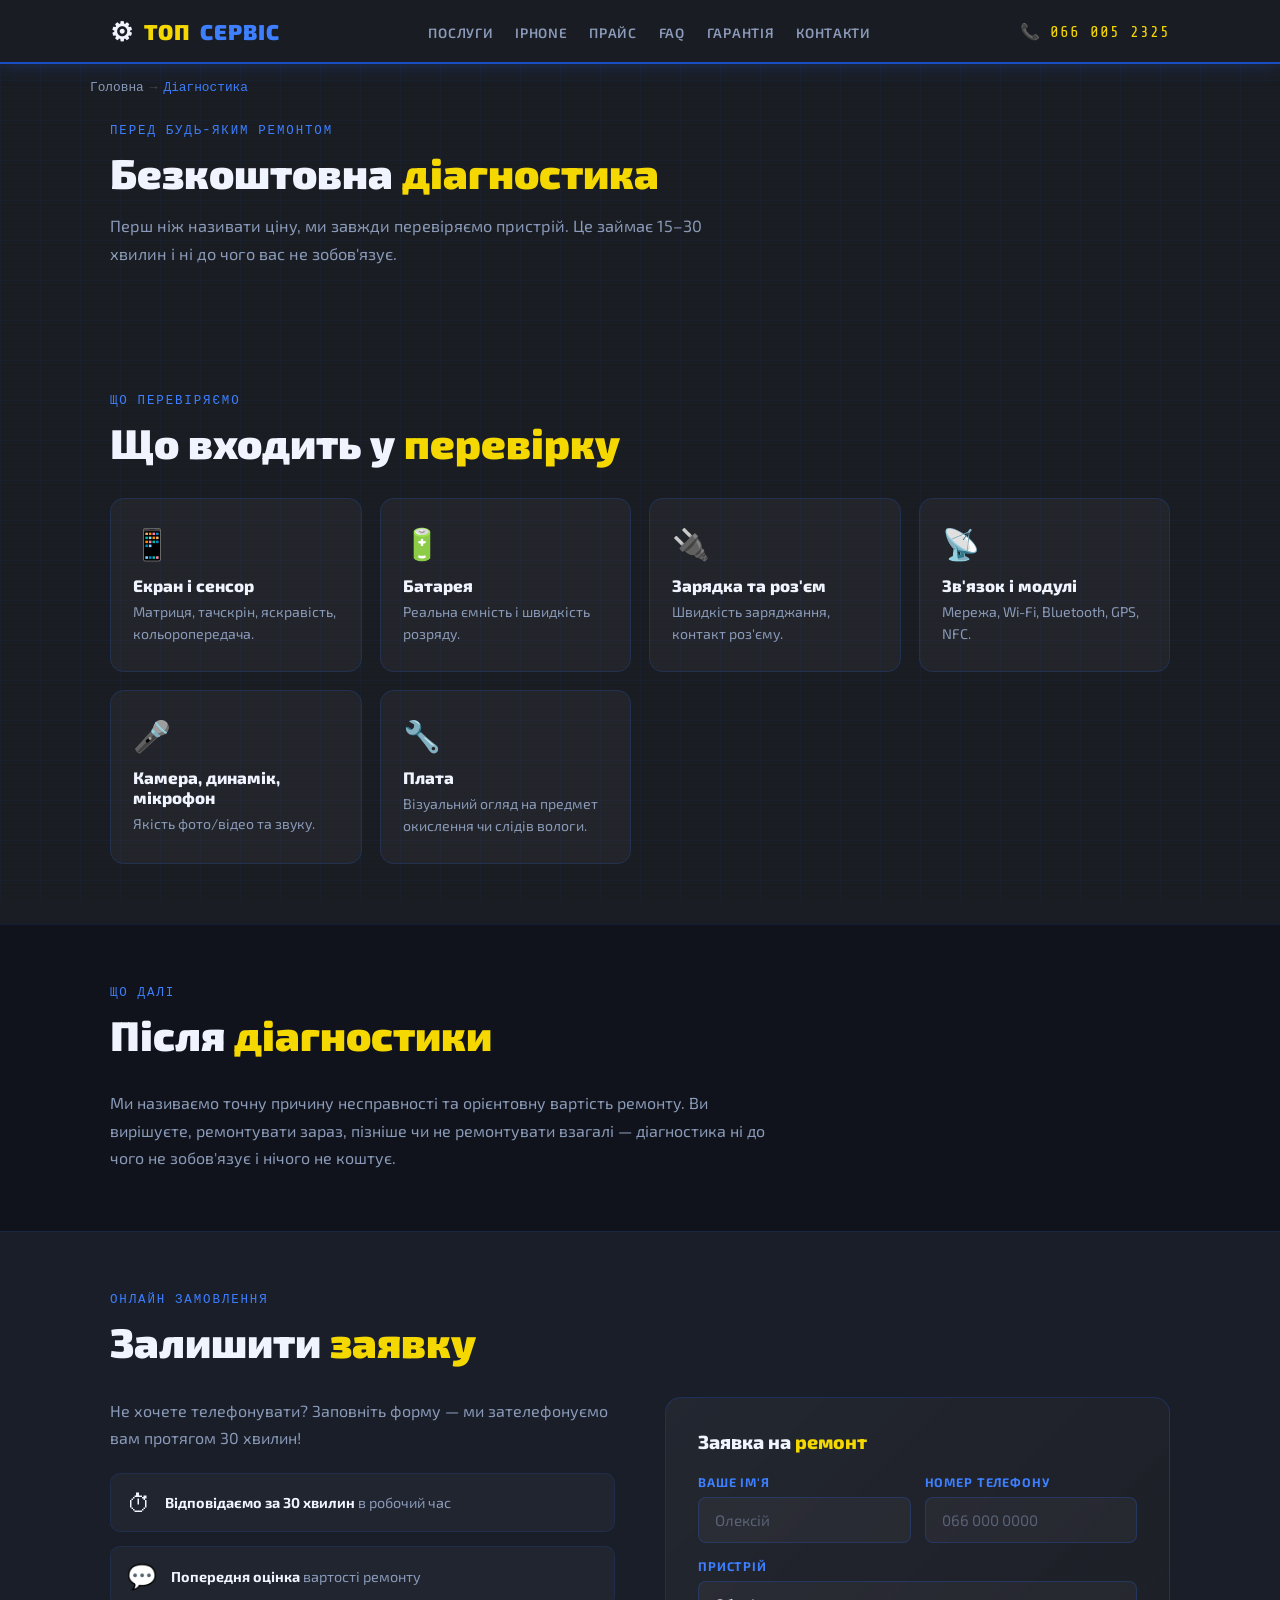
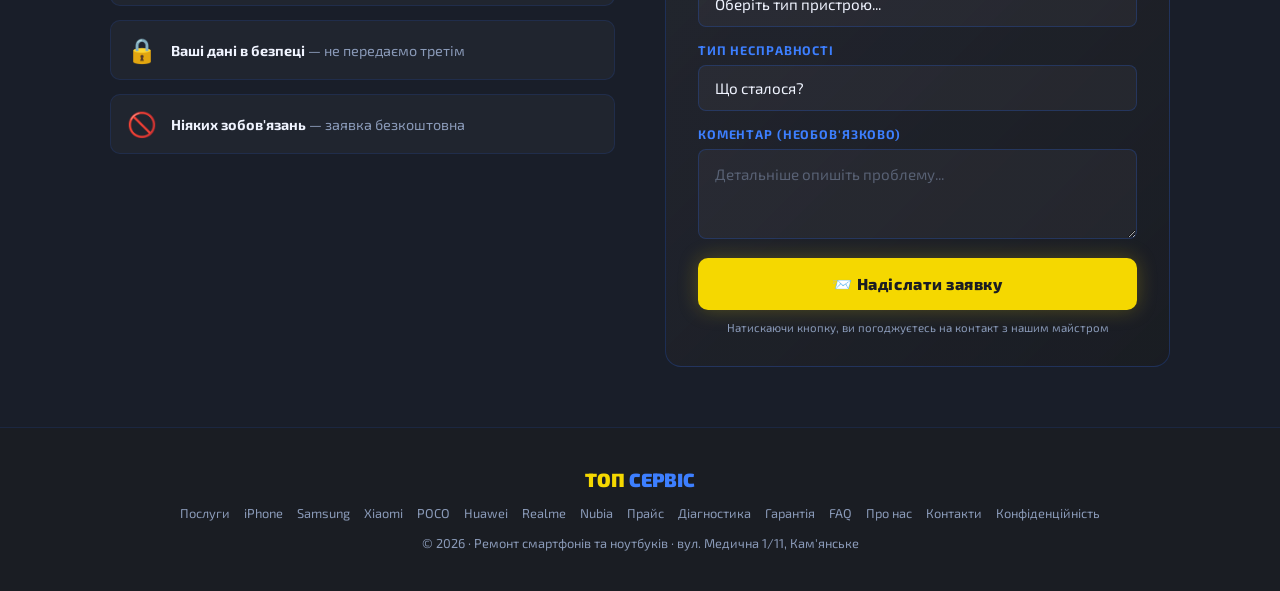
<file: diagnostics/index.html>
<!DOCTYPE html>
<html lang="uk">
<head>
    <meta charset="UTF-8">
    <meta name="viewport" content="width=device-width, initial-scale=1.0, maximum-scale=1.0">

    <title>Безкоштовна діагностика телефона — Кам'янське | ТОП СЕРВІС</title>
    <meta name="description" content="Що входить у безкоштовну діагностику телефона чи ноутбука, скільки вона триває і що відбувається після. ТОП СЕРВІС, Кам'янське.">
    <meta name="robots" content="index, follow">
    <meta name="author" content="ТОП СЕРВІС">
    <link rel="canonical" href="https://topservice-kamianske.ua/diagnostics/">

    <meta property="og:title" content="Безкоштовна діагностика телефона — Кам'янське | ТОП СЕРВІС">
    <meta property="og:description" content="Що входить у безкоштовну діагностику телефона чи ноутбука, скільки вона триває і що відбувається після. ТОП СЕРВІС, Кам'янське.">
    <meta property="og:type" content="website">
    <meta property="og:locale" content="uk_UA">
    <meta property="og:url" content="https://topservice-kamianske.ua/diagnostics/">
    <meta property="og:site_name" content="ТОП СЕРВІС">
    <meta property="og:image" content="https://topservice-kamianske.ua/assets/og-image.png">
    <meta property="og:image:width" content="1200">
    <meta property="og:image:height" content="630">
    <meta name="twitter:card" content="summary_large_image">
    <meta name="twitter:title" content="Безкоштовна діагностика телефона — Кам'янське | ТОП СЕРВІС">
    <meta name="twitter:description" content="Що входить у безкоштовну діагностику телефона чи ноутбука, скільки вона триває і що відбувається після. ТОП СЕРВІС, Кам'янське.">
    <meta name="twitter:image" content="https://topservice-kamianske.ua/assets/og-image.png">

    <!-- Local SEO: geo meta tags so Google ties every page to Кам'янське (раніше — Каменське/Дніпродзержинськ) -->
    <meta name="geo.region" content="UA-12">
    <meta name="geo.placename" content="Кам'янське (Каменське), Дніпропетровська область">
    <meta name="geo.position" content="48.5079;34.6109">
    <meta name="ICBM" content="48.5079, 34.6109">

    <meta name="theme-color" content="#1a4fc4">
    <meta name="mobile-web-app-capable" content="yes">
    <meta name="apple-mobile-web-app-capable" content="yes">
    <meta name="apple-mobile-web-app-status-bar-style" content="black-translucent">
    <meta name="apple-mobile-web-app-title" content="ТОП СЕРВІС">
    <link rel="manifest" href="/manifest.json">

    <link rel="preconnect" href="https://fonts.googleapis.com">
    <link rel="preconnect" href="https://fonts.gstatic.com" crossorigin>
    <link href="https://fonts.googleapis.com/css2?family=Exo+2:wght@400;600;700;900&family=Share+Tech+Mono&display=swap" rel="stylesheet">

    <link rel="stylesheet" href="/assets/style.css">

    <script async src="https://www.googletagmanager.com/gtag/js?id=AW-16681727418"></script>
<script>
  window.dataLayer = window.dataLayer || [];
  function gtag(){dataLayer.push(arguments);}
  gtag('js', new Date());
  gtag('config', 'AW-16681727418');
</script>
<script>
  function trackRouteConversion() {
    gtag('event', 'conversion', {'send_to': 'AW-16681727418/tK7NCIunhM0ZELrru5I-'});
  }
</script>
<script type="application/ld+json">{"@context": "https://schema.org", "@type": "BreadcrumbList", "itemListElement": [{"@type": "ListItem", "position": 1, "name": "Головна", "item": "https://topservice-kamianske.ua/"}, {"@type": "ListItem", "position": 2, "name": "Діагностика", "item": "https://topservice-kamianske.ua/diagnostics/"}]}</script>
</head>
<body>
<a href="#main-content" class="skip-link">Перейти до основного вмісту</a>

<header>
<nav aria-label="Основна навігація">
  <div class="inner">
    <a href="/" class="nav-logo">
      <span class="gear-icon">⚙</span>
      <span style="color: var(--yellow); font-weight: 900;">ТОП</span>
      <span style="color: var(--blue-glow); font-weight: 900;">СЕРВІС</span>
    </a>
    <ul class="nav-links">
      <li><a href="/services/">Послуги</a></li>
      <li><a href="/iphone/">iPhone</a></li>
      <li><a href="/prices/">Прайс</a></li>
      <li><a href="/faq/">FAQ</a></li>
      <li><a href="/warranty/">Гарантія</a></li>
      <li><a href="/contacts/">Контакти</a></li>
    </ul>
    <a href="tel:0660052325" class="nav-phone" style="display:none" id="navPhone">📞 066 005 2325</a>
    <button class="hamburger" id="hamburger" onclick="toggleMenu()" aria-label="Меню" aria-expanded="false" aria-controls="mobileMenu">
      <span></span><span></span><span></span>
    </button>
  </div>
</nav>

<nav class="mobile-menu" id="mobileMenu" aria-label="Мобільна навігація">
  <a href="/services/" onclick="closeMenu()">Послуги</a>
  <a href="/iphone/" onclick="closeMenu()">iPhone</a>
  <a href="/prices/" onclick="closeMenu()">Прайс</a>
  <a href="/faq/" onclick="closeMenu()">FAQ</a>
  <a href="/warranty/" onclick="closeMenu()">Гарантія</a>
  <a href="/contacts/" onclick="closeMenu()">Контакти</a>
  <a href="tel:0660052325" class="m-phone" onclick="closeMenu()">066 005 2325</a>
</nav>
</header>

<button class="scroll-top" id="scrollTopBtn" onclick="scrollToTop()" aria-label="Нагору">↑</button>

<div class="sticky-cta" id="stickyCta">
  <a href="tel:0660052325" class="sticky-cta-btn sticky-cta-phone">📞 Call</a>
  <button class="sticky-cta-btn sticky-cta-tg" onclick="openTelegram()">
    <svg viewBox="0 0 24 24" fill="white"><path d="M12 0C5.373 0 0 5.373 0 12s5.373 12 12 12 12-5.373 12-12S18.627 0 12 0zm5.562 8.248-1.97 9.289c-.145.658-.537.818-1.084.508l-3-2.21-1.447 1.394c-.16.16-.295.295-.605.295l.213-3.053 5.56-5.023c.242-.213-.054-.333-.373-.12L8.32 14.26l-2.96-.924c-.643-.204-.657-.643.136-.953l11.57-4.461c.537-.194 1.006.131.836.326z"/></svg>
    TG
  </button>
  <a href="https://www.instagram.com/top_service_dndz?igsh=aWJwcHBuMmZvMjE0" target="_blank" rel="noopener noreferrer" class="sticky-cta-btn sticky-cta-ig">📷 IG</a>
</div>
<div class="container breadcrumbs"><a href="/">Головна</a><span class="sep">→</span><span class="current">Діагностика</span></div><main id="main-content">
<section class="page-hero">
  <div class="container">
    <div class="section-label">перед будь-яким ремонтом</div>
    <h1>Безкоштовна <span>діагностика</span></h1>
    <p class="lede">Перш ніж називати ціну, ми завжди перевіряємо пристрій. Це займає 15–30 хвилин і ні до чого вас не зобов'язує.</p>
  </div>
</section>

<section id="what">
  <div class="container">
    <div class="section-label">що перевіряємо</div>
    <h2 class="section-title reveal">Що входить у <span>перевірку</span></h2>
    <div class="card-grid reveal">
      <div class="tile-card"><span class="tile-icon">📱</span><div class="tile-name">Екран і сенсор</div><div class="tile-desc">Матриця, тачскрін, яскравість, кольоропередача.</div></div>
      <div class="tile-card"><span class="tile-icon">🔋</span><div class="tile-name">Батарея</div><div class="tile-desc">Реальна ємність і швидкість розряду.</div></div>
      <div class="tile-card"><span class="tile-icon">🔌</span><div class="tile-name">Зарядка та роз'єм</div><div class="tile-desc">Швидкість заряджання, контакт роз'єму.</div></div>
      <div class="tile-card"><span class="tile-icon">📡</span><div class="tile-name">Зв'язок і модулі</div><div class="tile-desc">Мережа, Wi-Fi, Bluetooth, GPS, NFC.</div></div>
      <div class="tile-card"><span class="tile-icon">🎤</span><div class="tile-name">Камера, динамік, мікрофон</div><div class="tile-desc">Якість фото/відео та звуку.</div></div>
      <div class="tile-card"><span class="tile-icon">🔧</span><div class="tile-name">Плата</div><div class="tile-desc">Візуальний огляд на предмет окислення чи слідів вологи.</div></div>
    </div>
  </div>
</section>

<section id="process" style="background:rgba(10,14,24,0.6);border-top:1px solid rgba(37,96,232,0.12);">
  <div class="container">
    <div class="section-label">що далі</div>
    <h2 class="section-title reveal">Після <span>діагностики</span></h2>
    <p style="color:var(--text-dim);line-height:1.7;max-width:680px;">
      Ми називаємо точну причину несправності та орієнтовну вартість ремонту. Ви вирішуєте, ремонтувати зараз, пізніше чи не ремонтувати взагалі — діагностика ні до чого не зобов'язує і нічого не коштує.
    </p>
  </div>
</section>

<section id="order">
  <div class="container">
    <div class="section-label">онлайн замовлення</div>
    <h2 class="section-title reveal">Залишити <span>заявку</span></h2>
    <div class="order-wrap">
      <div class="order-info reveal">
        <p style="color:var(--text-dim);line-height:1.7;margin-bottom:10px;">
          Не хочете телефонувати? Заповніть форму — ми зателефонуємо вам протягом 30 хвилин!
        </p>
        <div class="order-perks">
          <div class="order-perk"><div class="order-perk-icon">⏱</div><div class="order-perk-text"><strong>Відповідаємо за 30 хвилин</strong> в робочий час</div></div>
          <div class="order-perk"><div class="order-perk-icon">💬</div><div class="order-perk-text"><strong>Попередня оцінка</strong> вартості ремонту</div></div>
          <div class="order-perk"><div class="order-perk-icon">🔒</div><div class="order-perk-text"><strong>Ваші дані в безпеці</strong> — не передаємо третім</div></div>
          <div class="order-perk"><div class="order-perk-icon">🚫</div><div class="order-perk-text"><strong>Ніяких зобов'язань</strong> — заявка безкоштовна</div></div>
        </div>
      </div>
      <div class="order-form-box reveal">
        <div class="form-title">Заявка на <span>ремонт</span></div>
        <div id="orderFormInner">
          <div class="form-row">
            <div class="form-group">
              <label class="form-label" for="fname">Ваше ім'я</label>
              <input class="form-control" type="text" id="fname" placeholder="Олексій" autocomplete="given-name">
            </div>
            <div class="form-group">
              <label class="form-label" for="fphone">Номер телефону</label>
              <input class="form-control" type="tel" id="fphone" placeholder="066 000 0000" autocomplete="tel">
            </div>
          </div>
          <div class="form-group">
            <label class="form-label" for="fdevice">Пристрій</label>
            <select class="form-control" id="fdevice">
              <option value="" disabled selected>Оберіть тип пристрою...</option>
              <option>iPhone</option><option>Samsung</option><option>Xiaomi / Redmi</option><option>POCO</option>
              <option>Realme</option><option>Huawei</option><option>Nubia / Red Magic</option><option>Oppo</option>
              <option>Ноутбук</option><option>Інший смартфон</option>
            </select>
          </div>
          <div class="form-group">
            <label class="form-label" for="fproblem">Тип несправності</label>
            <select class="form-control" id="fproblem">
              <option value="" disabled selected>Що сталося?</option>
              <option>Розбитий екран / скло</option><option>Не заряджається</option>
              <option>Швидко розряджається</option><option>Не вмикається</option>
              <option>Потрапила вода</option><option>Не працює камера</option>
              <option>Не працює динамік / мікрофон</option><option>Інша несправність</option>
            </select>
          </div>
          <div class="form-group">
            <label class="form-label" for="fcomment">Коментар (необов'язково)</label>
            <textarea class="form-control" id="fcomment" placeholder="Детальніше опишіть проблему..."></textarea>
          </div>
          <input type="text" id="fwebsite" name="website" autocomplete="off" tabindex="-1" style="position:absolute;left:-9999px;width:1px;height:1px;opacity:0;" aria-hidden="true">
          <button class="btn-submit" id="submitBtn" onclick="submitForm()">📨 Надіслати заявку</button>
          <div class="form-note">Натискаючи кнопку, ви погоджуєтесь на контакт з нашим майстром</div>
        </div>
        <div class="form-loading" id="formLoading"><div class="spinner"></div><div class="form-loading-text">Надіслання заявки...</div></div>
        <div class="form-success" id="formSuccess">
          <div class="success-icon">✅</div>
          <div class="success-title">Заявку отримано!</div>
          <div class="success-sub">Дякуємо, <strong id="successName"></strong>!<br>Ми зателефонуємо вам на <strong id="successPhone"></strong><br>протягом 30 хвилин у робочий час.<br><br>Контакт: <a href="tel:0660052325" style="color:var(--yellow)">066 005 2325</a></div>
        </div>
      </div>
    </div>
  </div>
</section>

</main>
<footer>
  <div class="container">
    <div class="footer-logo"><span class="top">ТОП</span> <span class="srv">СЕРВІС</span></div>
    <div class="footer-links">
      <a href="/services/">Послуги</a><a href="/iphone/">iPhone</a><a href="/samsung/">Samsung</a>
      <a href="/xiaomi/">Xiaomi</a><a href="/poco/">POCO</a><a href="/huawei/">Huawei</a>
      <a href="/realme/">Realme</a><a href="/nubia/">Nubia</a>
      <a href="/prices/">Прайс</a><a href="/diagnostics/">Діагностика</a><a href="/warranty/">Гарантія</a><a href="/faq/">FAQ</a>
      <a href="/about/">Про нас</a><a href="/contacts/">Контакти</a><a href="/privacy/">Конфіденційність</a>
    </div>
    <div class="footer-copy">© 2026 · Ремонт смартфонів та ноутбуків · вул. Медична 1/11, Кам'янське</div>
  </div>
</footer>
<script src="/assets/main.js" defer></script>
<script src="/assets/wizard.js" defer></script>
</body>
</html>
</file>
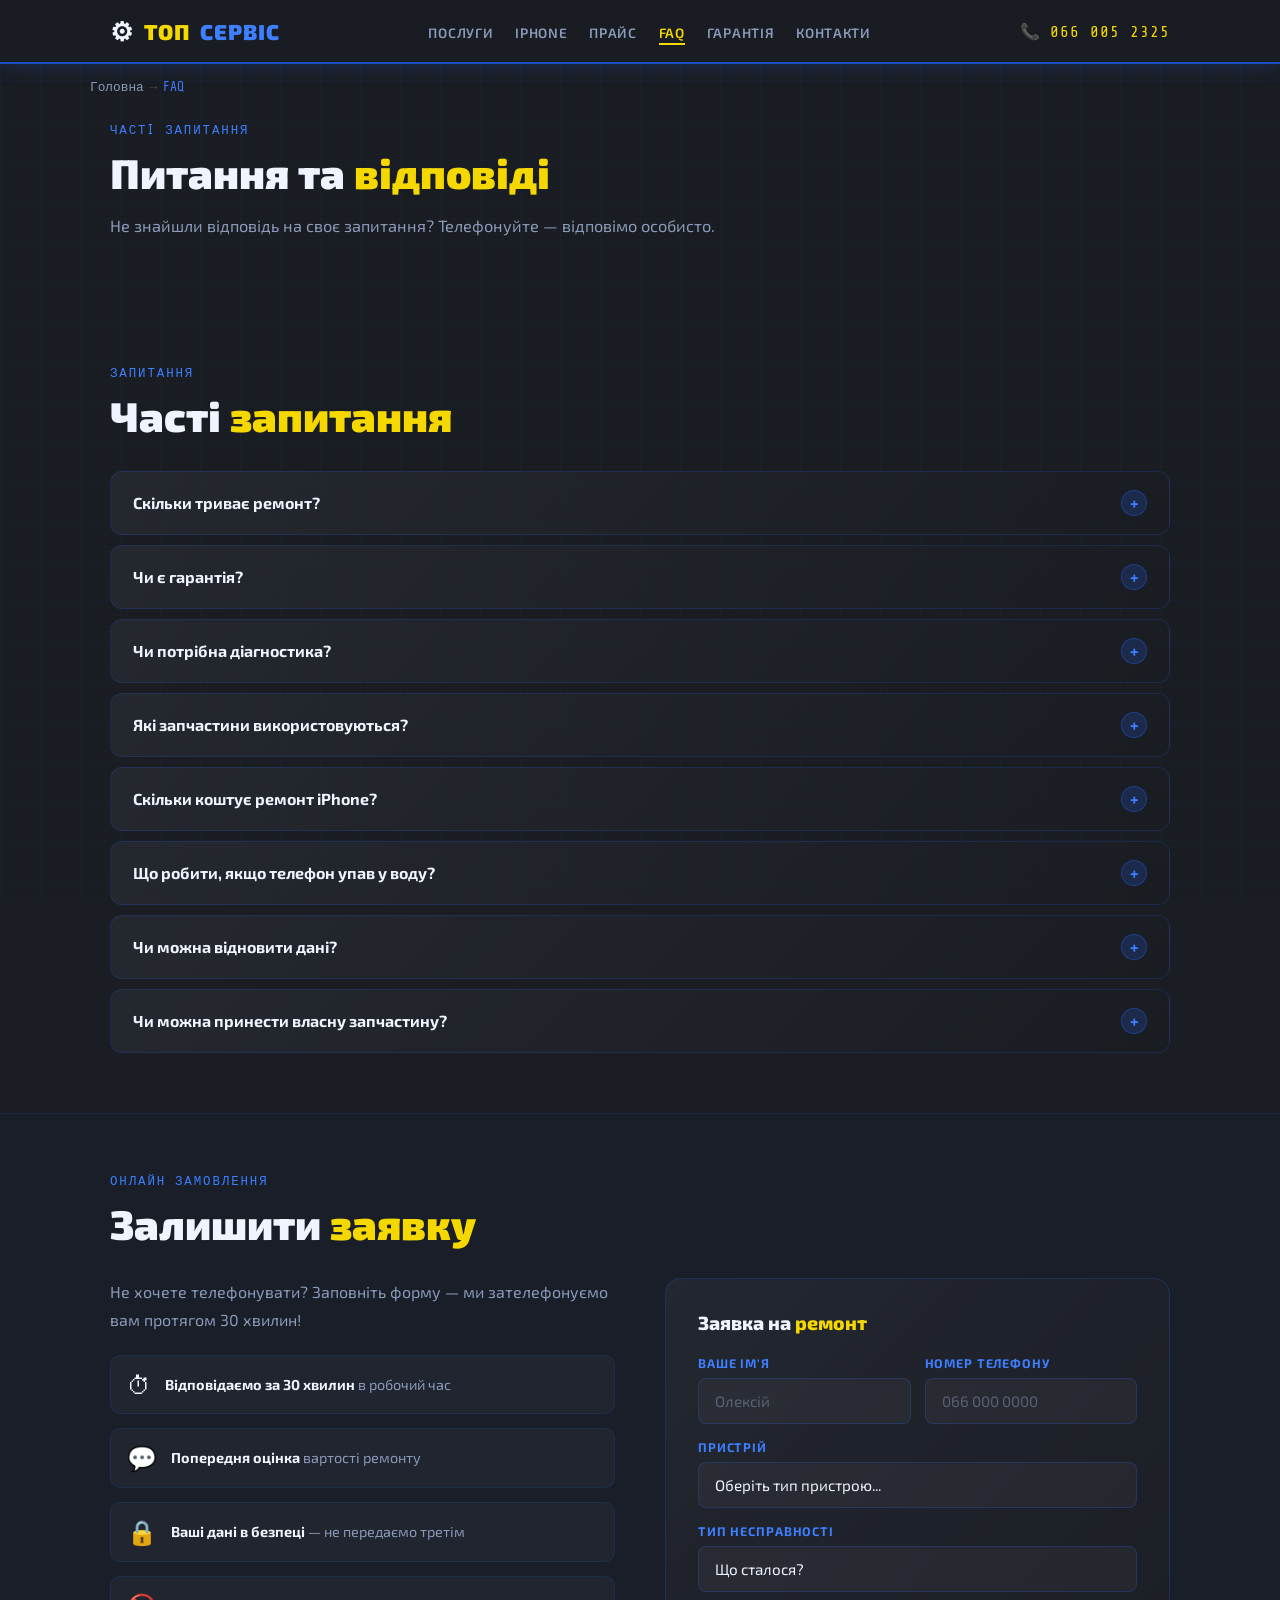
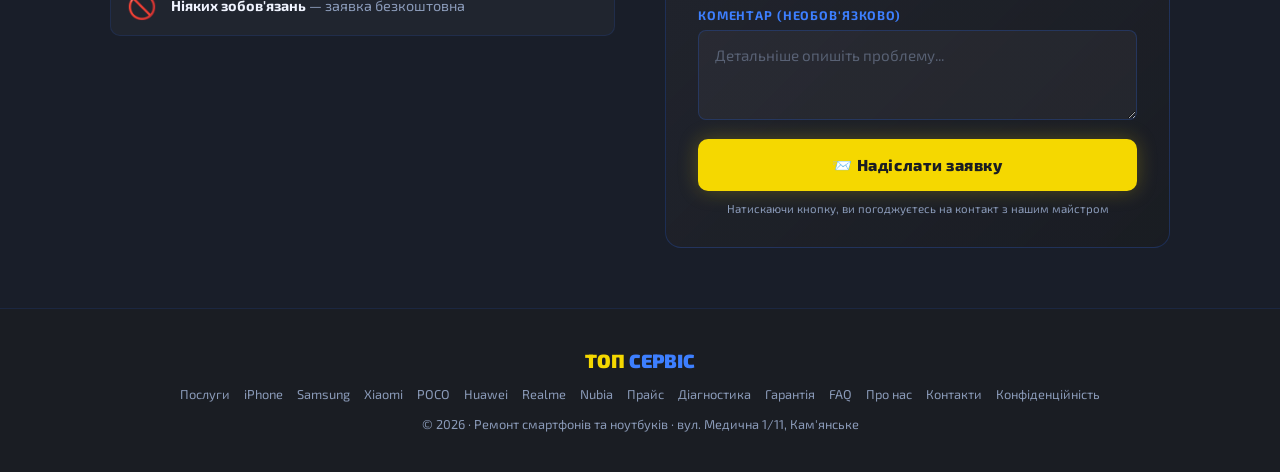
<file: faq/index.html>
<!DOCTYPE html>
<html lang="uk">
<head>
    <meta charset="UTF-8">
    <meta name="viewport" content="width=device-width, initial-scale=1.0, maximum-scale=1.0">

    <title>Питання та відповіді про ремонт телефонів | ТОП СЕРВІС Кам'янське</title>
    <meta name="description" content="Відповіді на часті запитання: строки ремонту, гарантія, діагностика, запчастини, ремонт після води, відновлення даних. ТОП СЕРВІС, Кам'янське.">
    <meta name="robots" content="index, follow">
    <meta name="author" content="ТОП СЕРВІС">
    <link rel="canonical" href="https://topservice-kamianske.ua/faq/">

    <meta property="og:title" content="Питання та відповіді про ремонт телефонів | ТОП СЕРВІС Кам'янське">
    <meta property="og:description" content="Відповіді на часті запитання: строки ремонту, гарантія, діагностика, запчастини, ремонт після води, відновлення даних. ТОП СЕРВІС, Кам'янське.">
    <meta property="og:type" content="website">
    <meta property="og:locale" content="uk_UA">
    <meta property="og:url" content="https://topservice-kamianske.ua/faq/">
    <meta property="og:site_name" content="ТОП СЕРВІС">
    <meta property="og:image" content="https://topservice-kamianske.ua/assets/og-image.png">
    <meta property="og:image:width" content="1200">
    <meta property="og:image:height" content="630">
    <meta name="twitter:card" content="summary_large_image">
    <meta name="twitter:title" content="Питання та відповіді про ремонт телефонів | ТОП СЕРВІС Кам'янське">
    <meta name="twitter:description" content="Відповіді на часті запитання: строки ремонту, гарантія, діагностика, запчастини, ремонт після води, відновлення даних. ТОП СЕРВІС, Кам'янське.">
    <meta name="twitter:image" content="https://topservice-kamianske.ua/assets/og-image.png">

    <!-- Local SEO: geo meta tags so Google ties every page to Кам'янське (раніше — Каменське/Дніпродзержинськ) -->
    <meta name="geo.region" content="UA-12">
    <meta name="geo.placename" content="Кам'янське (Каменське), Дніпропетровська область">
    <meta name="geo.position" content="48.5079;34.6109">
    <meta name="ICBM" content="48.5079, 34.6109">

    <meta name="theme-color" content="#1a4fc4">
    <meta name="mobile-web-app-capable" content="yes">
    <meta name="apple-mobile-web-app-capable" content="yes">
    <meta name="apple-mobile-web-app-status-bar-style" content="black-translucent">
    <meta name="apple-mobile-web-app-title" content="ТОП СЕРВІС">
    <link rel="manifest" href="/manifest.json">

    <link rel="preconnect" href="https://fonts.googleapis.com">
    <link rel="preconnect" href="https://fonts.gstatic.com" crossorigin>
    <link href="https://fonts.googleapis.com/css2?family=Exo+2:wght@400;600;700;900&family=Share+Tech+Mono&display=swap" rel="stylesheet">

    <link rel="stylesheet" href="/assets/style.css">

    <script async src="https://www.googletagmanager.com/gtag/js?id=AW-16681727418"></script>
<script>
  window.dataLayer = window.dataLayer || [];
  function gtag(){dataLayer.push(arguments);}
  gtag('js', new Date());
  gtag('config', 'AW-16681727418');
</script>
<script>
  function trackRouteConversion() {
    gtag('event', 'conversion', {'send_to': 'AW-16681727418/tK7NCIunhM0ZELrru5I-'});
  }
</script>
<script type="application/ld+json">{"@context": "https://schema.org", "@type": "BreadcrumbList", "itemListElement": [{"@type": "ListItem", "position": 1, "name": "Головна", "item": "https://topservice-kamianske.ua/"}, {"@type": "ListItem", "position": 2, "name": "FAQ", "item": "https://topservice-kamianske.ua/faq/"}]}</script>
<script type="application/ld+json">{"@context": "https://schema.org", "@type": "FAQPage", "mainEntity": [{"@type": "Question", "name": "Скільки триває ремонт?", "acceptedAnswer": {"@type": "Answer", "text": "Більшість поширених ремонтів (екран, батарея, роз'єм зарядки) займають від 30 хвилин до 1,5 години. Складніші випадки — ремонт плати, ремонт після води — можуть зайняти від кількох годин до 1–2 днів, про що ми попереджаємо одразу після діагностики."}}, {"@type": "Question", "name": "Чи є гарантія?", "acceptedAnswer": {"@type": "Answer", "text": "Так, на виконану роботу та встановлені деталі надається гарантія 30 днів; на нові акумулятори — 3 місяці. Умови гарантії детально описані на сторінці «Гарантія»."}}, {"@type": "Question", "name": "Чи потрібна діагностика?", "acceptedAnswer": {"@type": "Answer", "text": "Так, і вона безкоштовна. Діагностика дозволяє точно визначити причину несправності та назвати остаточну ціну ремонту ще до того, як ви погодитесь."}}, {"@type": "Question", "name": "Які запчастини використовуються?", "acceptedAnswer": {"@type": "Answer", "text": "Оригінальні або перевірені аналогові запчастини, залежно від моделі та побажань клієнта. Тип запчастини завжди узгоджується заздалегідь."}}, {"@type": "Question", "name": "Скільки коштує ремонт iPhone?", "acceptedAnswer": {"@type": "Answer", "text": "Залежить від моделі та несправності: заміна скла від 800 грн, дисплея від 700 грн, батареї від 900 грн. Повний прайс — на сторінці «Ціни»."}}, {"@type": "Question", "name": "Що робити, якщо телефон упав у воду?", "acceptedAnswer": {"@type": "Answer", "text": "Вимкніть пристрій, не вмикайте і не заряджайте його, не сушіть феном чи в рисі — це може погіршити ситуацію. Якнайшвидше принесіть телефон до нас: чим менше часу пройде, тим вищі шанси врятувати плату та дані."}}, {"@type": "Question", "name": "Чи можна відновити дані?", "acceptedAnswer": {"@type": "Answer", "text": "У більшості випадків так, якщо пам'ять пристрою фізично не пошкоджена. Ми оцінюємо шанси на відновлення під час діагностики."}}, {"@type": "Question", "name": "Чи можна принести власну запчастину?", "acceptedAnswer": {"@type": "Answer", "text": "Так, можемо встановити деталь, придбану клієнтом. У такому разі гарантія поширюється лише на роботу майстра, а не на саму деталь."}}]}</script>
</head>
<body>
<a href="#main-content" class="skip-link">Перейти до основного вмісту</a>

<header>
<nav aria-label="Основна навігація">
  <div class="inner">
    <a href="/" class="nav-logo">
      <span class="gear-icon">⚙</span>
      <span style="color: var(--yellow); font-weight: 900;">ТОП</span>
      <span style="color: var(--blue-glow); font-weight: 900;">СЕРВІС</span>
    </a>
    <ul class="nav-links">
      <li><a href="/services/">Послуги</a></li>
      <li><a href="/iphone/">iPhone</a></li>
      <li><a href="/prices/">Прайс</a></li>
      <li><a href="/faq/" class="current">FAQ</a></li>
      <li><a href="/warranty/">Гарантія</a></li>
      <li><a href="/contacts/">Контакти</a></li>
    </ul>
    <a href="tel:0660052325" class="nav-phone" style="display:none" id="navPhone">📞 066 005 2325</a>
    <button class="hamburger" id="hamburger" onclick="toggleMenu()" aria-label="Меню" aria-expanded="false" aria-controls="mobileMenu">
      <span></span><span></span><span></span>
    </button>
  </div>
</nav>

<nav class="mobile-menu" id="mobileMenu" aria-label="Мобільна навігація">
  <a href="/services/" onclick="closeMenu()">Послуги</a>
  <a href="/iphone/" onclick="closeMenu()">iPhone</a>
  <a href="/prices/" onclick="closeMenu()">Прайс</a>
  <a href="/faq/" onclick="closeMenu()">FAQ</a>
  <a href="/warranty/" onclick="closeMenu()">Гарантія</a>
  <a href="/contacts/" onclick="closeMenu()">Контакти</a>
  <a href="tel:0660052325" class="m-phone" onclick="closeMenu()">066 005 2325</a>
</nav>
</header>

<button class="scroll-top" id="scrollTopBtn" onclick="scrollToTop()" aria-label="Нагору">↑</button>

<div class="sticky-cta" id="stickyCta">
  <a href="tel:0660052325" class="sticky-cta-btn sticky-cta-phone">📞 Call</a>
  <button class="sticky-cta-btn sticky-cta-tg" onclick="openTelegram()">
    <svg viewBox="0 0 24 24" fill="white"><path d="M12 0C5.373 0 0 5.373 0 12s5.373 12 12 12 12-5.373 12-12S18.627 0 12 0zm5.562 8.248-1.97 9.289c-.145.658-.537.818-1.084.508l-3-2.21-1.447 1.394c-.16.16-.295.295-.605.295l.213-3.053 5.56-5.023c.242-.213-.054-.333-.373-.12L8.32 14.26l-2.96-.924c-.643-.204-.657-.643.136-.953l11.57-4.461c.537-.194 1.006.131.836.326z"/></svg>
    TG
  </button>
  <a href="https://www.instagram.com/top_service_dndz?igsh=aWJwcHBuMmZvMjE0" target="_blank" rel="noopener noreferrer" class="sticky-cta-btn sticky-cta-ig">📷 IG</a>
</div>
<div class="container breadcrumbs"><a href="/">Головна</a><span class="sep">→</span><span class="current">FAQ</span></div><main id="main-content">
<section class="page-hero">
  <div class="container">
    <div class="section-label">частi запитання</div>
    <h1>Питання та <span>відповіді</span></h1>
    <p class="lede">Не знайшли відповідь на своє запитання? Телефонуйте — відповімо особисто.</p>
  </div>
</section>
<section id="faq">
  <div class="container">
    <div class="section-label">запитання</div>
    <h2 class="section-title reveal">Часті <span>запитання</span></h2>
    <div class="faq-list">
      <div class="faq-item">
        <button class="faq-q" onclick="toggleFaq(this)" aria-expanded="false">Скільки триває ремонт?<span class="faq-icon">+</span></button>
        <div class="faq-a"><p>Більшість поширених ремонтів (екран, батарея, роз'єм зарядки) займають від 30 хвилин до 1,5 години. Складніші випадки — ремонт плати, ремонт після води — можуть зайняти від кількох годин до 1–2 днів, про що ми попереджаємо одразу після діагностики.</p></div>
      </div>
      <div class="faq-item">
        <button class="faq-q" onclick="toggleFaq(this)" aria-expanded="false">Чи є гарантія?<span class="faq-icon">+</span></button>
        <div class="faq-a"><p>Так, на виконану роботу та встановлені деталі надається гарантія 30 днів; на нові акумулятори — 3 місяці. Умови гарантії детально описані на сторінці «Гарантія».</p></div>
      </div>
      <div class="faq-item">
        <button class="faq-q" onclick="toggleFaq(this)" aria-expanded="false">Чи потрібна діагностика?<span class="faq-icon">+</span></button>
        <div class="faq-a"><p>Так, і вона безкоштовна. Діагностика дозволяє точно визначити причину несправності та назвати остаточну ціну ремонту ще до того, як ви погодитесь.</p></div>
      </div>
      <div class="faq-item">
        <button class="faq-q" onclick="toggleFaq(this)" aria-expanded="false">Які запчастини використовуються?<span class="faq-icon">+</span></button>
        <div class="faq-a"><p>Оригінальні або перевірені аналогові запчастини, залежно від моделі та побажань клієнта. Тип запчастини завжди узгоджується заздалегідь.</p></div>
      </div>
      <div class="faq-item">
        <button class="faq-q" onclick="toggleFaq(this)" aria-expanded="false">Скільки коштує ремонт iPhone?<span class="faq-icon">+</span></button>
        <div class="faq-a"><p>Залежить від моделі та несправності: заміна скла від 800 грн, дисплея від 700 грн, батареї від 900 грн. Повний прайс — на сторінці «Ціни».</p></div>
      </div>
      <div class="faq-item">
        <button class="faq-q" onclick="toggleFaq(this)" aria-expanded="false">Що робити, якщо телефон упав у воду?<span class="faq-icon">+</span></button>
        <div class="faq-a"><p>Вимкніть пристрій, не вмикайте і не заряджайте його, не сушіть феном чи в рисі — це може погіршити ситуацію. Якнайшвидше принесіть телефон до нас: чим менше часу пройде, тим вищі шанси врятувати плату та дані.</p></div>
      </div>
      <div class="faq-item">
        <button class="faq-q" onclick="toggleFaq(this)" aria-expanded="false">Чи можна відновити дані?<span class="faq-icon">+</span></button>
        <div class="faq-a"><p>У більшості випадків так, якщо пам'ять пристрою фізично не пошкоджена. Ми оцінюємо шанси на відновлення під час діагностики.</p></div>
      </div>
      <div class="faq-item">
        <button class="faq-q" onclick="toggleFaq(this)" aria-expanded="false">Чи можна принести власну запчастину?<span class="faq-icon">+</span></button>
        <div class="faq-a"><p>Так, можемо встановити деталь, придбану клієнтом. У такому разі гарантія поширюється лише на роботу майстра, а не на саму деталь.</p></div>
      </div>
    </div>
  </div>
</section>

<section id="order">
  <div class="container">
    <div class="section-label">онлайн замовлення</div>
    <h2 class="section-title reveal">Залишити <span>заявку</span></h2>
    <div class="order-wrap">
      <div class="order-info reveal">
        <p style="color:var(--text-dim);line-height:1.7;margin-bottom:10px;">
          Не хочете телефонувати? Заповніть форму — ми зателефонуємо вам протягом 30 хвилин!
        </p>
        <div class="order-perks">
          <div class="order-perk"><div class="order-perk-icon">⏱</div><div class="order-perk-text"><strong>Відповідаємо за 30 хвилин</strong> в робочий час</div></div>
          <div class="order-perk"><div class="order-perk-icon">💬</div><div class="order-perk-text"><strong>Попередня оцінка</strong> вартості ремонту</div></div>
          <div class="order-perk"><div class="order-perk-icon">🔒</div><div class="order-perk-text"><strong>Ваші дані в безпеці</strong> — не передаємо третім</div></div>
          <div class="order-perk"><div class="order-perk-icon">🚫</div><div class="order-perk-text"><strong>Ніяких зобов'язань</strong> — заявка безкоштовна</div></div>
        </div>
      </div>
      <div class="order-form-box reveal">
        <div class="form-title">Заявка на <span>ремонт</span></div>
        <div id="orderFormInner">
          <div class="form-row">
            <div class="form-group">
              <label class="form-label" for="fname">Ваше ім'я</label>
              <input class="form-control" type="text" id="fname" placeholder="Олексій" autocomplete="given-name">
            </div>
            <div class="form-group">
              <label class="form-label" for="fphone">Номер телефону</label>
              <input class="form-control" type="tel" id="fphone" placeholder="066 000 0000" autocomplete="tel">
            </div>
          </div>
          <div class="form-group">
            <label class="form-label" for="fdevice">Пристрій</label>
            <select class="form-control" id="fdevice">
              <option value="" disabled selected>Оберіть тип пристрою...</option>
              <option>iPhone</option><option>Samsung</option><option>Xiaomi / Redmi</option><option>POCO</option>
              <option>Realme</option><option>Huawei</option><option>Nubia / Red Magic</option><option>Oppo</option>
              <option>Ноутбук</option><option>Інший смартфон</option>
            </select>
          </div>
          <div class="form-group">
            <label class="form-label" for="fproblem">Тип несправності</label>
            <select class="form-control" id="fproblem">
              <option value="" disabled selected>Що сталося?</option>
              <option>Розбитий екран / скло</option><option>Не заряджається</option>
              <option>Швидко розряджається</option><option>Не вмикається</option>
              <option>Потрапила вода</option><option>Не працює камера</option>
              <option>Не працює динамік / мікрофон</option><option>Інша несправність</option>
            </select>
          </div>
          <div class="form-group">
            <label class="form-label" for="fcomment">Коментар (необов'язково)</label>
            <textarea class="form-control" id="fcomment" placeholder="Детальніше опишіть проблему..."></textarea>
          </div>
          <input type="text" id="fwebsite" name="website" autocomplete="off" tabindex="-1" style="position:absolute;left:-9999px;width:1px;height:1px;opacity:0;" aria-hidden="true">
          <button class="btn-submit" id="submitBtn" onclick="submitForm()">📨 Надіслати заявку</button>
          <div class="form-note">Натискаючи кнопку, ви погоджуєтесь на контакт з нашим майстром</div>
        </div>
        <div class="form-loading" id="formLoading"><div class="spinner"></div><div class="form-loading-text">Надіслання заявки...</div></div>
        <div class="form-success" id="formSuccess">
          <div class="success-icon">✅</div>
          <div class="success-title">Заявку отримано!</div>
          <div class="success-sub">Дякуємо, <strong id="successName"></strong>!<br>Ми зателефонуємо вам на <strong id="successPhone"></strong><br>протягом 30 хвилин у робочий час.<br><br>Контакт: <a href="tel:0660052325" style="color:var(--yellow)">066 005 2325</a></div>
        </div>
      </div>
    </div>
  </div>
</section>

</main>
<footer>
  <div class="container">
    <div class="footer-logo"><span class="top">ТОП</span> <span class="srv">СЕРВІС</span></div>
    <div class="footer-links">
      <a href="/services/">Послуги</a><a href="/iphone/">iPhone</a><a href="/samsung/">Samsung</a>
      <a href="/xiaomi/">Xiaomi</a><a href="/poco/">POCO</a><a href="/huawei/">Huawei</a>
      <a href="/realme/">Realme</a><a href="/nubia/">Nubia</a>
      <a href="/prices/">Прайс</a><a href="/diagnostics/">Діагностика</a><a href="/warranty/">Гарантія</a><a href="/faq/">FAQ</a>
      <a href="/about/">Про нас</a><a href="/contacts/">Контакти</a><a href="/privacy/">Конфіденційність</a>
    </div>
    <div class="footer-copy">© 2026 · Ремонт смартфонів та ноутбуків · вул. Медична 1/11, Кам'янське</div>
  </div>
</footer>
<script src="/assets/main.js" defer></script>
<script src="/assets/wizard.js" defer></script>
</body>
</html>
</file>
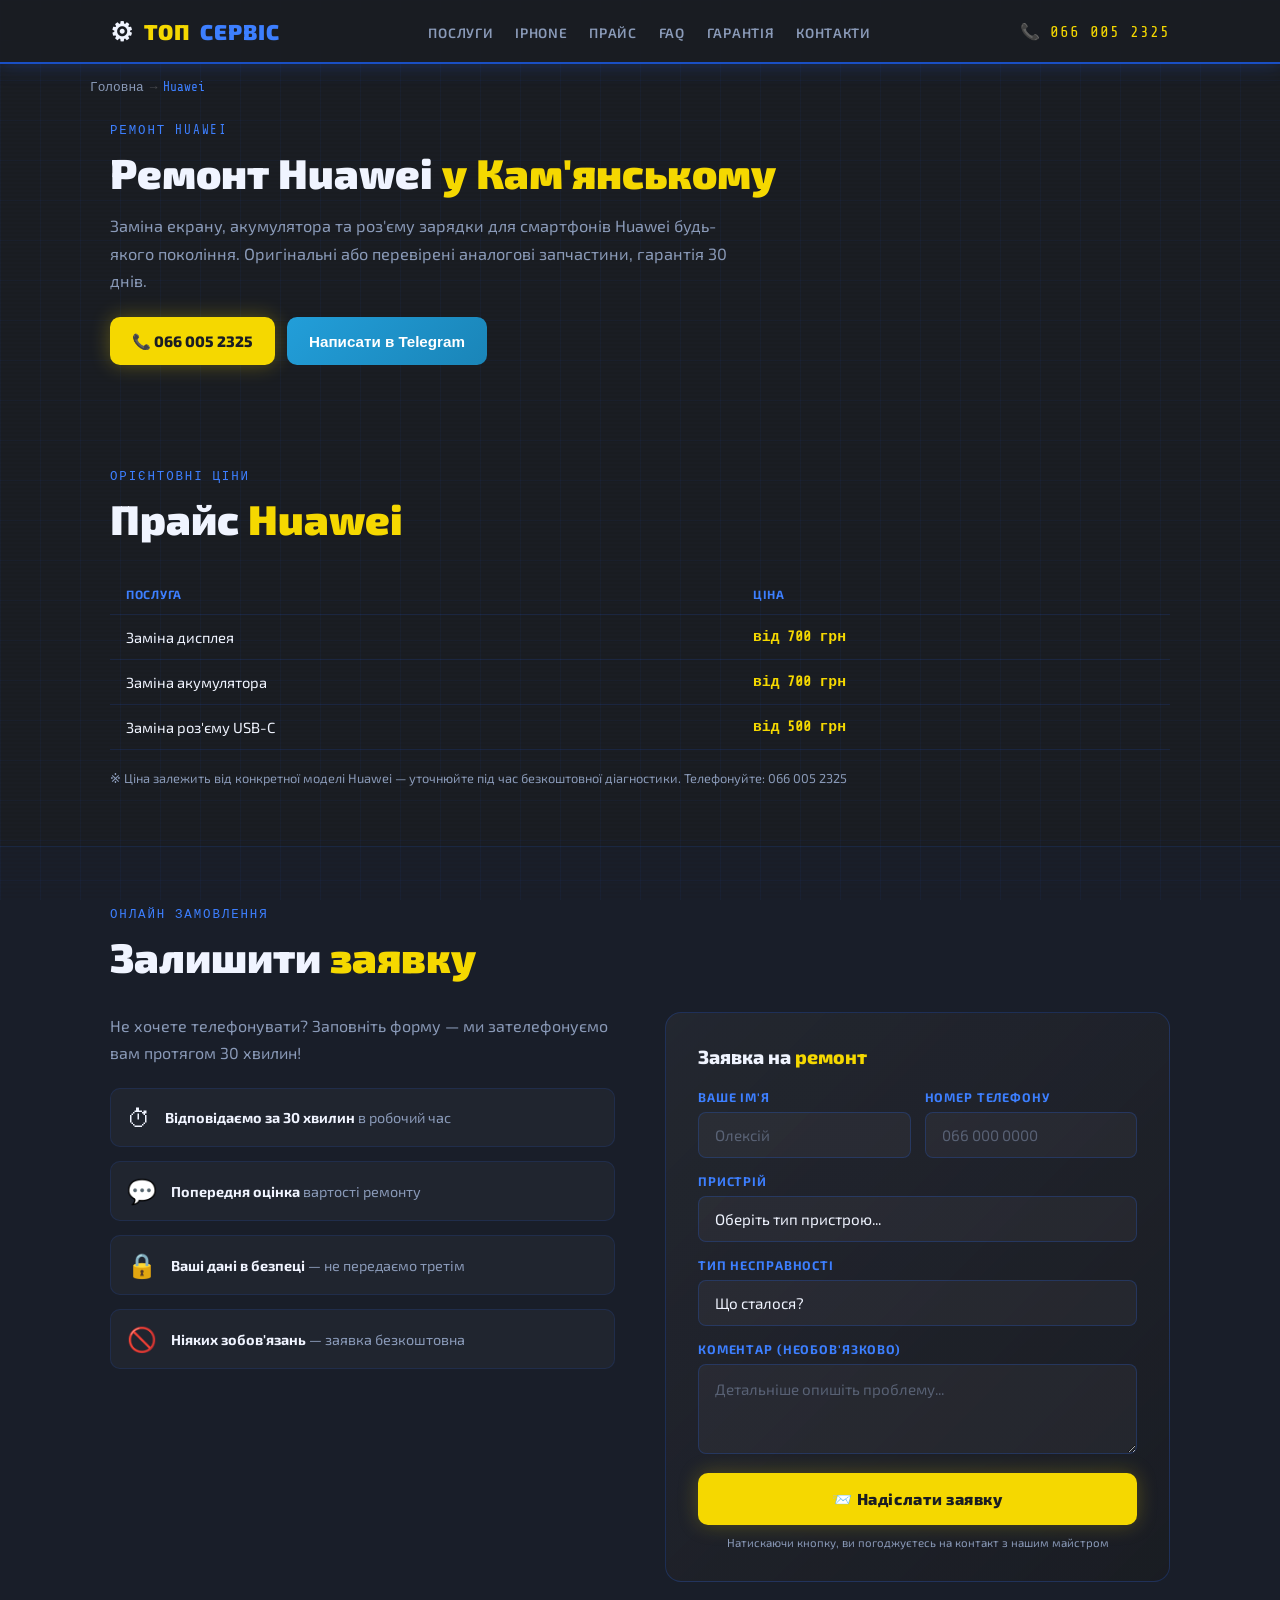
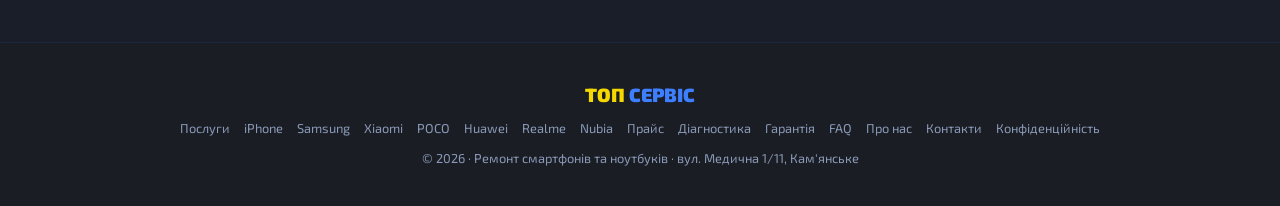
<file: huawei/index.html>
<!DOCTYPE html>
<html lang="uk">
<head>
    <meta charset="UTF-8">
    <meta name="viewport" content="width=device-width, initial-scale=1.0, maximum-scale=1.0">

    <title>Ремонт Huawei у Кам'янському — ціни | ТОП СЕРВІС</title>
    <meta name="description" content="Ремонт смартфонів Huawei: заміна екрану, акумулятора, роз'єму зарядки. Оригінальні запчастини, гарантія 30 днів. Кам'янське, вул. Медична 1/11.">
    <meta name="robots" content="index, follow">
    <meta name="author" content="ТОП СЕРВІС">
    <link rel="canonical" href="https://topservice-kamianske.ua/huawei/">

    <meta property="og:title" content="Ремонт Huawei у Кам'янському — ціни | ТОП СЕРВІС">
    <meta property="og:description" content="Ремонт смартфонів Huawei: заміна екрану, акумулятора, роз'єму зарядки. Оригінальні запчастини, гарантія 30 днів. Кам'янське, вул. Медична 1/11.">
    <meta property="og:type" content="website">
    <meta property="og:locale" content="uk_UA">
    <meta property="og:url" content="https://topservice-kamianske.ua/huawei/">
    <meta property="og:site_name" content="ТОП СЕРВІС">
    <meta property="og:image" content="https://topservice-kamianske.ua/assets/og-image.png">
    <meta property="og:image:width" content="1200">
    <meta property="og:image:height" content="630">
    <meta name="twitter:card" content="summary_large_image">
    <meta name="twitter:title" content="Ремонт Huawei у Кам'янському — ціни | ТОП СЕРВІС">
    <meta name="twitter:description" content="Ремонт смартфонів Huawei: заміна екрану, акумулятора, роз'єму зарядки. Оригінальні запчастини, гарантія 30 днів. Кам'янське, вул. Медична 1/11.">
    <meta name="twitter:image" content="https://topservice-kamianske.ua/assets/og-image.png">

    <!-- Local SEO: geo meta tags so Google ties every page to Кам'янське (раніше — Каменське/Дніпродзержинськ) -->
    <meta name="geo.region" content="UA-12">
    <meta name="geo.placename" content="Кам'янське (Каменське), Дніпропетровська область">
    <meta name="geo.position" content="48.5079;34.6109">
    <meta name="ICBM" content="48.5079, 34.6109">

    <meta name="theme-color" content="#1a4fc4">
    <meta name="mobile-web-app-capable" content="yes">
    <meta name="apple-mobile-web-app-capable" content="yes">
    <meta name="apple-mobile-web-app-status-bar-style" content="black-translucent">
    <meta name="apple-mobile-web-app-title" content="ТОП СЕРВІС">
    <link rel="manifest" href="/manifest.json">

    <link rel="preconnect" href="https://fonts.googleapis.com">
    <link rel="preconnect" href="https://fonts.gstatic.com" crossorigin>
    <link href="https://fonts.googleapis.com/css2?family=Exo+2:wght@400;600;700;900&family=Share+Tech+Mono&display=swap" rel="stylesheet">

    <link rel="stylesheet" href="/assets/style.css">

    <script async src="https://www.googletagmanager.com/gtag/js?id=AW-16681727418"></script>
<script>
  window.dataLayer = window.dataLayer || [];
  function gtag(){dataLayer.push(arguments);}
  gtag('js', new Date());
  gtag('config', 'AW-16681727418');
</script>
<script>
  function trackRouteConversion() {
    gtag('event', 'conversion', {'send_to': 'AW-16681727418/tK7NCIunhM0ZELrru5I-'});
  }
</script>
<script type="application/ld+json">{"@context": "https://schema.org", "@type": "BreadcrumbList", "itemListElement": [{"@type": "ListItem", "position": 1, "name": "Головна", "item": "https://topservice-kamianske.ua/"}, {"@type": "ListItem", "position": 2, "name": "Huawei", "item": "https://topservice-kamianske.ua/huawei/"}]}</script>
</head>
<body>
<a href="#main-content" class="skip-link">Перейти до основного вмісту</a>

<header>
<nav aria-label="Основна навігація">
  <div class="inner">
    <a href="/" class="nav-logo">
      <span class="gear-icon">⚙</span>
      <span style="color: var(--yellow); font-weight: 900;">ТОП</span>
      <span style="color: var(--blue-glow); font-weight: 900;">СЕРВІС</span>
    </a>
    <ul class="nav-links">
      <li><a href="/services/">Послуги</a></li>
      <li><a href="/iphone/">iPhone</a></li>
      <li><a href="/prices/">Прайс</a></li>
      <li><a href="/faq/">FAQ</a></li>
      <li><a href="/warranty/">Гарантія</a></li>
      <li><a href="/contacts/">Контакти</a></li>
    </ul>
    <a href="tel:0660052325" class="nav-phone" style="display:none" id="navPhone">📞 066 005 2325</a>
    <button class="hamburger" id="hamburger" onclick="toggleMenu()" aria-label="Меню" aria-expanded="false" aria-controls="mobileMenu">
      <span></span><span></span><span></span>
    </button>
  </div>
</nav>

<nav class="mobile-menu" id="mobileMenu" aria-label="Мобільна навігація">
  <a href="/services/" onclick="closeMenu()">Послуги</a>
  <a href="/iphone/" onclick="closeMenu()">iPhone</a>
  <a href="/prices/" onclick="closeMenu()">Прайс</a>
  <a href="/faq/" onclick="closeMenu()">FAQ</a>
  <a href="/warranty/" onclick="closeMenu()">Гарантія</a>
  <a href="/contacts/" onclick="closeMenu()">Контакти</a>
  <a href="tel:0660052325" class="m-phone" onclick="closeMenu()">066 005 2325</a>
</nav>
</header>

<button class="scroll-top" id="scrollTopBtn" onclick="scrollToTop()" aria-label="Нагору">↑</button>

<div class="sticky-cta" id="stickyCta">
  <a href="tel:0660052325" class="sticky-cta-btn sticky-cta-phone">📞 Call</a>
  <button class="sticky-cta-btn sticky-cta-tg" onclick="openTelegram()">
    <svg viewBox="0 0 24 24" fill="white"><path d="M12 0C5.373 0 0 5.373 0 12s5.373 12 12 12 12-5.373 12-12S18.627 0 12 0zm5.562 8.248-1.97 9.289c-.145.658-.537.818-1.084.508l-3-2.21-1.447 1.394c-.16.16-.295.295-.605.295l.213-3.053 5.56-5.023c.242-.213-.054-.333-.373-.12L8.32 14.26l-2.96-.924c-.643-.204-.657-.643.136-.953l11.57-4.461c.537-.194 1.006.131.836.326z"/></svg>
    TG
  </button>
  <a href="https://www.instagram.com/top_service_dndz?igsh=aWJwcHBuMmZvMjE0" target="_blank" rel="noopener noreferrer" class="sticky-cta-btn sticky-cta-ig">📷 IG</a>
</div>
<div class="container breadcrumbs"><a href="/">Головна</a><span class="sep">→</span><span class="current">Huawei</span></div><main id="main-content">
<section class="page-hero">
  <div class="container">
    <div class="section-label">ремонт huawei</div>
    <h1>Ремонт Huawei <span>у Кам'янському</span></h1>
    <p class="lede">Заміна екрану, акумулятора та роз'єму зарядки для смартфонів Huawei будь-якого покоління. Оригінальні або перевірені аналогові запчастини, гарантія 30 днів.</p>
    <div class="hero-cta">
      <a href="tel:0660052325" class="btn-primary">📞 066 005 2325</a>
      <button class="btn-telegram" onclick="openTelegram()">Написати в Telegram</button>
    </div>
  </div>
</section>

<section id="price">
  <div class="container">
    <div class="section-label">орієнтовні ціни</div>
    <h2 class="section-title reveal">Прайс <span>Huawei</span></h2>
    <table class="spec-table reveal">
      <tr><th>Послуга</th><th>Ціна</th></tr>
      <tr><td>Заміна дисплея</td><td class="price">від 700 грн</td></tr>
      <tr><td>Заміна акумулятора</td><td class="price">від 700 грн</td></tr>
      <tr><td>Заміна роз'єму USB-C</td><td class="price">від 500 грн</td></tr>
    </table>
    <div class="spec-note">※ Ціна залежить від конкретної моделі Huawei — уточнюйте під час безкоштовної діагностики. Телефонуйте: 066 005 2325</div>
  </div>
</section>

<section id="order">
  <div class="container">
    <div class="section-label">онлайн замовлення</div>
    <h2 class="section-title reveal">Залишити <span>заявку</span></h2>
    <div class="order-wrap">
      <div class="order-info reveal">
        <p style="color:var(--text-dim);line-height:1.7;margin-bottom:10px;">
          Не хочете телефонувати? Заповніть форму — ми зателефонуємо вам протягом 30 хвилин!
        </p>
        <div class="order-perks">
          <div class="order-perk"><div class="order-perk-icon">⏱</div><div class="order-perk-text"><strong>Відповідаємо за 30 хвилин</strong> в робочий час</div></div>
          <div class="order-perk"><div class="order-perk-icon">💬</div><div class="order-perk-text"><strong>Попередня оцінка</strong> вартості ремонту</div></div>
          <div class="order-perk"><div class="order-perk-icon">🔒</div><div class="order-perk-text"><strong>Ваші дані в безпеці</strong> — не передаємо третім</div></div>
          <div class="order-perk"><div class="order-perk-icon">🚫</div><div class="order-perk-text"><strong>Ніяких зобов'язань</strong> — заявка безкоштовна</div></div>
        </div>
      </div>
      <div class="order-form-box reveal">
        <div class="form-title">Заявка на <span>ремонт</span></div>
        <div id="orderFormInner">
          <div class="form-row">
            <div class="form-group">
              <label class="form-label" for="fname">Ваше ім'я</label>
              <input class="form-control" type="text" id="fname" placeholder="Олексій" autocomplete="given-name">
            </div>
            <div class="form-group">
              <label class="form-label" for="fphone">Номер телефону</label>
              <input class="form-control" type="tel" id="fphone" placeholder="066 000 0000" autocomplete="tel">
            </div>
          </div>
          <div class="form-group">
            <label class="form-label" for="fdevice">Пристрій</label>
            <select class="form-control" id="fdevice">
              <option value="" disabled selected>Оберіть тип пристрою...</option>
              <option>iPhone</option><option>Samsung</option><option>Xiaomi / Redmi</option><option>POCO</option>
              <option>Realme</option><option>Huawei</option><option>Nubia / Red Magic</option><option>Oppo</option>
              <option>Ноутбук</option><option>Інший смартфон</option>
            </select>
          </div>
          <div class="form-group">
            <label class="form-label" for="fproblem">Тип несправності</label>
            <select class="form-control" id="fproblem">
              <option value="" disabled selected>Що сталося?</option>
              <option>Розбитий екран / скло</option><option>Не заряджається</option>
              <option>Швидко розряджається</option><option>Не вмикається</option>
              <option>Потрапила вода</option><option>Не працює камера</option>
              <option>Не працює динамік / мікрофон</option><option>Інша несправність</option>
            </select>
          </div>
          <div class="form-group">
            <label class="form-label" for="fcomment">Коментар (необов'язково)</label>
            <textarea class="form-control" id="fcomment" placeholder="Детальніше опишіть проблему..."></textarea>
          </div>
          <input type="text" id="fwebsite" name="website" autocomplete="off" tabindex="-1" style="position:absolute;left:-9999px;width:1px;height:1px;opacity:0;" aria-hidden="true">
          <button class="btn-submit" id="submitBtn" onclick="submitForm()">📨 Надіслати заявку</button>
          <div class="form-note">Натискаючи кнопку, ви погоджуєтесь на контакт з нашим майстром</div>
        </div>
        <div class="form-loading" id="formLoading"><div class="spinner"></div><div class="form-loading-text">Надіслання заявки...</div></div>
        <div class="form-success" id="formSuccess">
          <div class="success-icon">✅</div>
          <div class="success-title">Заявку отримано!</div>
          <div class="success-sub">Дякуємо, <strong id="successName"></strong>!<br>Ми зателефонуємо вам на <strong id="successPhone"></strong><br>протягом 30 хвилин у робочий час.<br><br>Контакт: <a href="tel:0660052325" style="color:var(--yellow)">066 005 2325</a></div>
        </div>
      </div>
    </div>
  </div>
</section>

</main>
<footer>
  <div class="container">
    <div class="footer-logo"><span class="top">ТОП</span> <span class="srv">СЕРВІС</span></div>
    <div class="footer-links">
      <a href="/services/">Послуги</a><a href="/iphone/">iPhone</a><a href="/samsung/">Samsung</a>
      <a href="/xiaomi/">Xiaomi</a><a href="/poco/">POCO</a><a href="/huawei/">Huawei</a>
      <a href="/realme/">Realme</a><a href="/nubia/">Nubia</a>
      <a href="/prices/">Прайс</a><a href="/diagnostics/">Діагностика</a><a href="/warranty/">Гарантія</a><a href="/faq/">FAQ</a>
      <a href="/about/">Про нас</a><a href="/contacts/">Контакти</a><a href="/privacy/">Конфіденційність</a>
    </div>
    <div class="footer-copy">© 2026 · Ремонт смартфонів та ноутбуків · вул. Медична 1/11, Кам'янське</div>
  </div>
</footer>
<script src="/assets/main.js" defer></script>
<script src="/assets/wizard.js" defer></script>
</body>
</html>
</file>
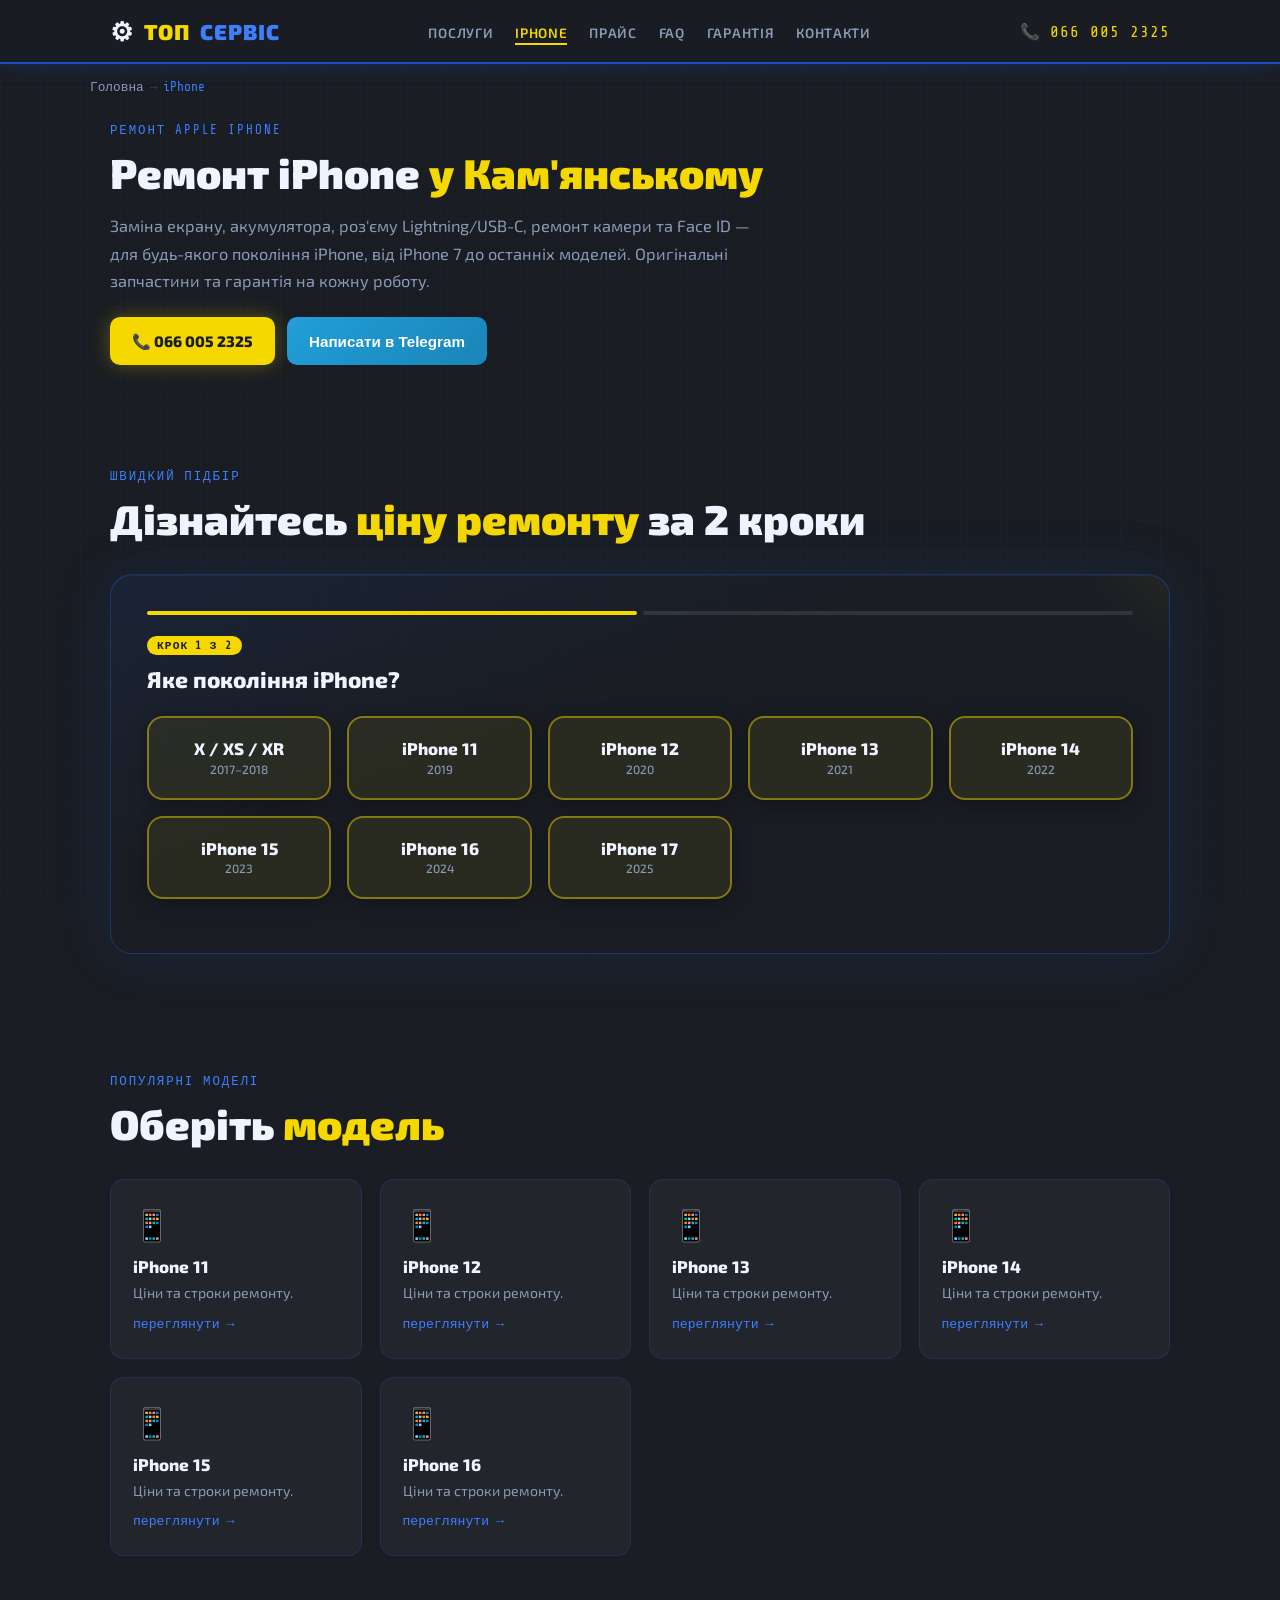
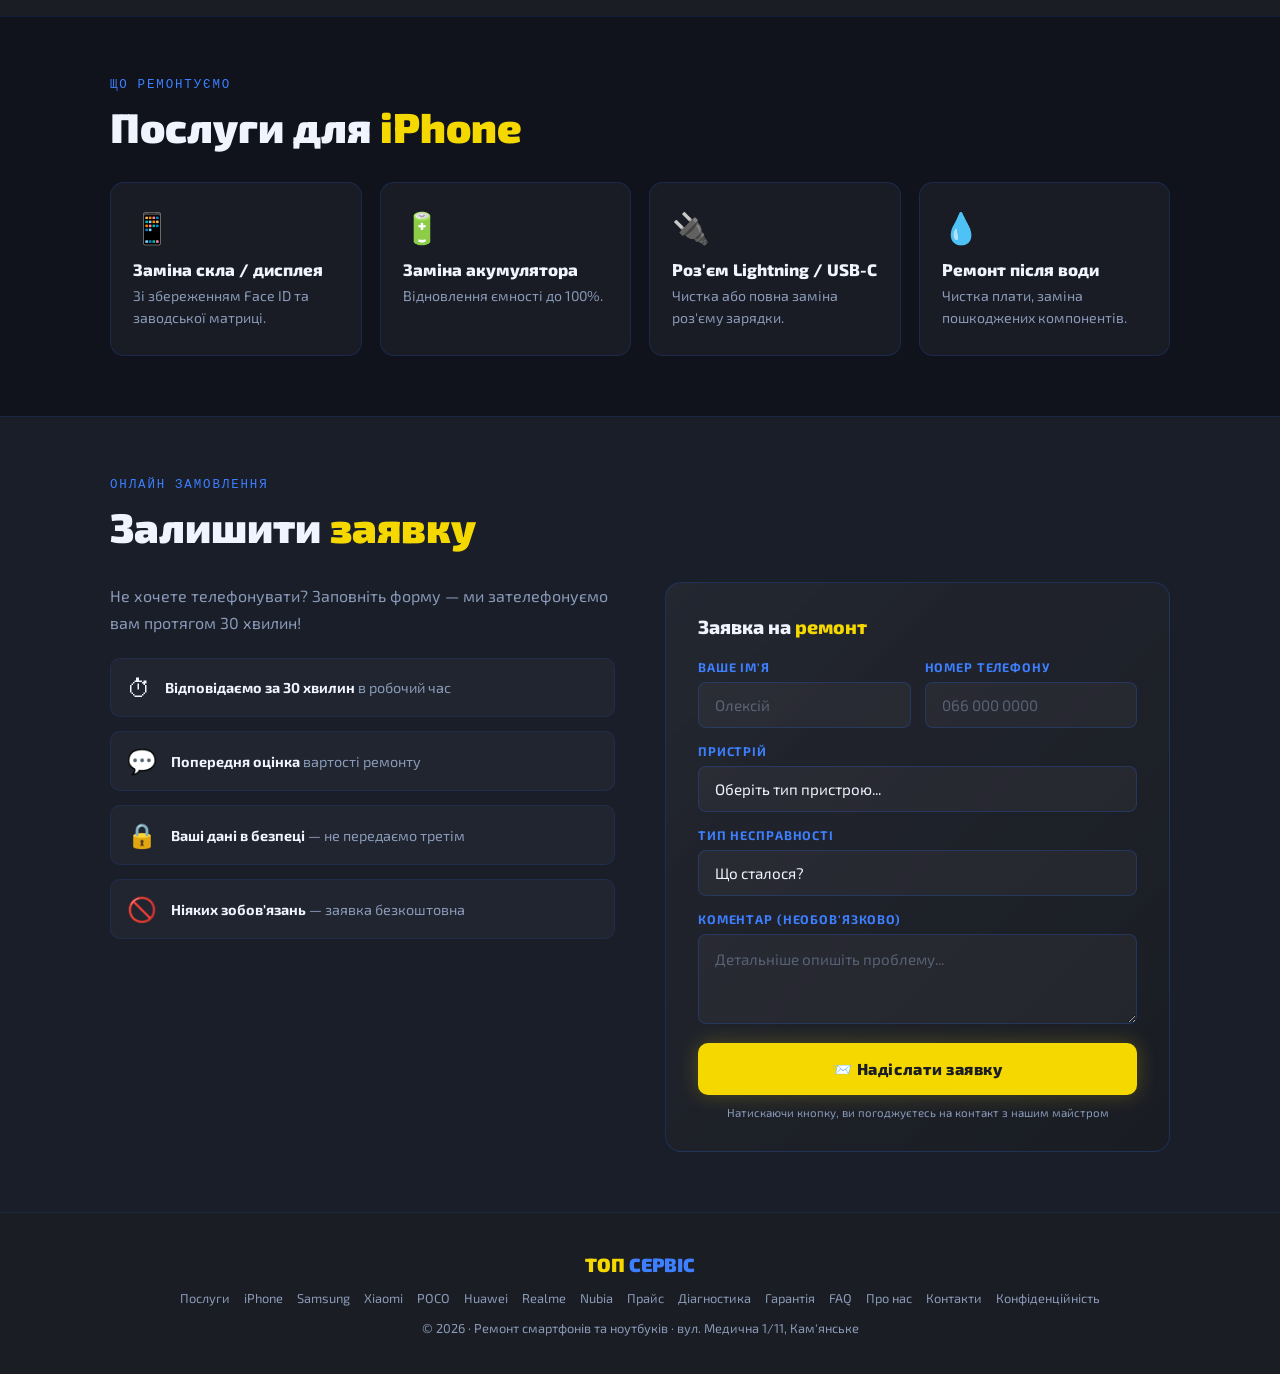
<file: iphone/index.html>
<!DOCTYPE html>
<html lang="uk">
<head>
    <meta charset="UTF-8">
    <meta name="viewport" content="width=device-width, initial-scale=1.0, maximum-scale=1.0">

    <title>Ремонт iPhone у Кам'янському — всі моделі | ТОП СЕРВІС</title>
    <meta name="description" content="Ремонт iPhone будь-якого покоління: заміна екрану, акумулятора, роз'єму Lightning, ремонт після води. Оригінальні запчастини, гарантія 30 днів. Кам'янське.">
    <meta name="robots" content="index, follow">
    <meta name="author" content="ТОП СЕРВІС">
    <link rel="canonical" href="https://topservice-kamianske.ua/iphone/">

    <meta property="og:title" content="Ремонт iPhone у Кам'янському — всі моделі | ТОП СЕРВІС">
    <meta property="og:description" content="Ремонт iPhone будь-якого покоління: заміна екрану, акумулятора, роз'єму Lightning, ремонт після води. Оригінальні запчастини, гарантія 30 днів. Кам'янське.">
    <meta property="og:type" content="website">
    <meta property="og:locale" content="uk_UA">
    <meta property="og:url" content="https://topservice-kamianske.ua/iphone/">
    <meta property="og:site_name" content="ТОП СЕРВІС">
    <meta property="og:image" content="https://topservice-kamianske.ua/assets/og-image.png">
    <meta property="og:image:width" content="1200">
    <meta property="og:image:height" content="630">
    <meta name="twitter:card" content="summary_large_image">
    <meta name="twitter:title" content="Ремонт iPhone у Кам'янському — всі моделі | ТОП СЕРВІС">
    <meta name="twitter:description" content="Ремонт iPhone будь-якого покоління: заміна екрану, акумулятора, роз'єму Lightning, ремонт після води. Оригінальні запчастини, гарантія 30 днів. Кам'янське.">
    <meta name="twitter:image" content="https://topservice-kamianske.ua/assets/og-image.png">

    <!-- Local SEO: geo meta tags so Google ties every page to Кам'янське (раніше — Каменське/Дніпродзержинськ) -->
    <meta name="geo.region" content="UA-12">
    <meta name="geo.placename" content="Кам'янське (Каменське), Дніпропетровська область">
    <meta name="geo.position" content="48.5079;34.6109">
    <meta name="ICBM" content="48.5079, 34.6109">

    <meta name="theme-color" content="#1a4fc4">
    <meta name="mobile-web-app-capable" content="yes">
    <meta name="apple-mobile-web-app-capable" content="yes">
    <meta name="apple-mobile-web-app-status-bar-style" content="black-translucent">
    <meta name="apple-mobile-web-app-title" content="ТОП СЕРВІС">
    <link rel="manifest" href="/manifest.json">

    <link rel="preconnect" href="https://fonts.googleapis.com">
    <link rel="preconnect" href="https://fonts.gstatic.com" crossorigin>
    <link href="https://fonts.googleapis.com/css2?family=Exo+2:wght@400;600;700;900&family=Share+Tech+Mono&display=swap" rel="stylesheet">

    <link rel="stylesheet" href="/assets/style.css">

    <script async src="https://www.googletagmanager.com/gtag/js?id=AW-16681727418"></script>
<script>
  window.dataLayer = window.dataLayer || [];
  function gtag(){dataLayer.push(arguments);}
  gtag('js', new Date());
  gtag('config', 'AW-16681727418');
</script>
<script>
  function trackRouteConversion() {
    gtag('event', 'conversion', {'send_to': 'AW-16681727418/tK7NCIunhM0ZELrru5I-'});
  }
</script>
<script type="application/ld+json">{"@context": "https://schema.org", "@type": "BreadcrumbList", "itemListElement": [{"@type": "ListItem", "position": 1, "name": "Головна", "item": "https://topservice-kamianske.ua/"}, {"@type": "ListItem", "position": 2, "name": "iPhone", "item": "https://topservice-kamianske.ua/iphone/"}]}</script>
</head>
<body>
<a href="#main-content" class="skip-link">Перейти до основного вмісту</a>

<header>
<nav aria-label="Основна навігація">
  <div class="inner">
    <a href="/" class="nav-logo">
      <span class="gear-icon">⚙</span>
      <span style="color: var(--yellow); font-weight: 900;">ТОП</span>
      <span style="color: var(--blue-glow); font-weight: 900;">СЕРВІС</span>
    </a>
    <ul class="nav-links">
      <li><a href="/services/">Послуги</a></li>
      <li><a href="/iphone/" class="current">iPhone</a></li>
      <li><a href="/prices/">Прайс</a></li>
      <li><a href="/faq/">FAQ</a></li>
      <li><a href="/warranty/">Гарантія</a></li>
      <li><a href="/contacts/">Контакти</a></li>
    </ul>
    <a href="tel:0660052325" class="nav-phone" style="display:none" id="navPhone">📞 066 005 2325</a>
    <button class="hamburger" id="hamburger" onclick="toggleMenu()" aria-label="Меню" aria-expanded="false" aria-controls="mobileMenu">
      <span></span><span></span><span></span>
    </button>
  </div>
</nav>

<nav class="mobile-menu" id="mobileMenu" aria-label="Мобільна навігація">
  <a href="/services/" onclick="closeMenu()">Послуги</a>
  <a href="/iphone/" onclick="closeMenu()">iPhone</a>
  <a href="/prices/" onclick="closeMenu()">Прайс</a>
  <a href="/faq/" onclick="closeMenu()">FAQ</a>
  <a href="/warranty/" onclick="closeMenu()">Гарантія</a>
  <a href="/contacts/" onclick="closeMenu()">Контакти</a>
  <a href="tel:0660052325" class="m-phone" onclick="closeMenu()">066 005 2325</a>
</nav>
</header>

<button class="scroll-top" id="scrollTopBtn" onclick="scrollToTop()" aria-label="Нагору">↑</button>

<div class="sticky-cta" id="stickyCta">
  <a href="tel:0660052325" class="sticky-cta-btn sticky-cta-phone">📞 Call</a>
  <button class="sticky-cta-btn sticky-cta-tg" onclick="openTelegram()">
    <svg viewBox="0 0 24 24" fill="white"><path d="M12 0C5.373 0 0 5.373 0 12s5.373 12 12 12 12-5.373 12-12S18.627 0 12 0zm5.562 8.248-1.97 9.289c-.145.658-.537.818-1.084.508l-3-2.21-1.447 1.394c-.16.16-.295.295-.605.295l.213-3.053 5.56-5.023c.242-.213-.054-.333-.373-.12L8.32 14.26l-2.96-.924c-.643-.204-.657-.643.136-.953l11.57-4.461c.537-.194 1.006.131.836.326z"/></svg>
    TG
  </button>
  <a href="https://www.instagram.com/top_service_dndz?igsh=aWJwcHBuMmZvMjE0" target="_blank" rel="noopener noreferrer" class="sticky-cta-btn sticky-cta-ig">📷 IG</a>
</div>
<div class="container breadcrumbs"><a href="/">Головна</a><span class="sep">→</span><span class="current">iPhone</span></div><main id="main-content">
<section class="page-hero">
  <div class="container">
    <div class="section-label">ремонт apple iphone</div>
    <h1>Ремонт iPhone <span>у Кам'янському</span></h1>
    <p class="lede">Заміна екрану, акумулятора, роз'єму Lightning/USB-C, ремонт камери та Face ID — для будь-якого покоління iPhone, від iPhone 7 до останніх моделей. Оригінальні запчастини та гарантія на кожну роботу.</p>
    <div class="hero-cta">
      <a href="tel:0660052325" class="btn-primary">📞 066 005 2325</a>
      <button class="btn-telegram" onclick="openTelegram()">Написати в Telegram</button>
    </div>
  </div>
</section>

<section id="wizard">
  <div class="container">
    <div class="section-label">швидкий підбір</div>
    <h2 class="section-title reveal">Дізнайтесь <span>ціну ремонту</span> за 2 кроки</h2>
    <div class="wizard-box reveal" id="repairWizardIphone"></div>
  </div>
</section>

<section id="models">
  <div class="container">
    <div class="section-label">популярні моделі</div>
    <h2 class="section-title reveal">Оберіть <span>модель</span></h2>
    <div class="card-grid reveal">
      <a href="/iphone/iphone-11/" class="tile-card"><span class="tile-icon">📱</span><div class="tile-name">iPhone 11</div><div class="tile-desc">Ціни та строки ремонту.</div><div class="tile-price">переглянути →</div></a>
      <a href="/iphone/iphone-12/" class="tile-card"><span class="tile-icon">📱</span><div class="tile-name">iPhone 12</div><div class="tile-desc">Ціни та строки ремонту.</div><div class="tile-price">переглянути →</div></a>
      <a href="/iphone/iphone-13/" class="tile-card"><span class="tile-icon">📱</span><div class="tile-name">iPhone 13</div><div class="tile-desc">Ціни та строки ремонту.</div><div class="tile-price">переглянути →</div></a>
      <a href="/iphone/iphone-14/" class="tile-card"><span class="tile-icon">📱</span><div class="tile-name">iPhone 14</div><div class="tile-desc">Ціни та строки ремонту.</div><div class="tile-price">переглянути →</div></a>
      <a href="/iphone/iphone-15/" class="tile-card"><span class="tile-icon">📱</span><div class="tile-name">iPhone 15</div><div class="tile-desc">Ціни та строки ремонту.</div><div class="tile-price">переглянути →</div></a>
      <a href="/iphone/iphone-16/" class="tile-card"><span class="tile-icon">📱</span><div class="tile-name">iPhone 16</div><div class="tile-desc">Ціни та строки ремонту.</div><div class="tile-price">переглянути →</div></a>
    </div>
  </div>
</section>

<section id="what-we-fix" style="background:rgba(10,14,24,0.6);border-top:1px solid rgba(37,96,232,0.12);">
  <div class="container">
    <div class="section-label">що ремонтуємо</div>
    <h2 class="section-title reveal">Послуги для <span>iPhone</span></h2>
    <div class="card-grid reveal">
      <a href="/services/screen-replacement/" class="tile-card"><span class="tile-icon">📱</span><div class="tile-name">Заміна скла / дисплея</div><div class="tile-desc">Зі збереженням Face ID та заводської матриці.</div></a>
      <a href="/services/battery-replacement/" class="tile-card"><span class="tile-icon">🔋</span><div class="tile-name">Заміна акумулятора</div><div class="tile-desc">Відновлення ємності до 100%.</div></a>
      <div class="tile-card" style="cursor:default;"><span class="tile-icon">🔌</span><div class="tile-name">Роз'єм Lightning / USB-C</div><div class="tile-desc">Чистка або повна заміна роз'єму зарядки.</div></div>
      <div class="tile-card" style="cursor:default;"><span class="tile-icon">💧</span><div class="tile-name">Ремонт після води</div><div class="tile-desc">Чистка плати, заміна пошкоджених компонентів.</div></div>
    </div>
  </div>
</section>

<section id="order">
  <div class="container">
    <div class="section-label">онлайн замовлення</div>
    <h2 class="section-title reveal">Залишити <span>заявку</span></h2>
    <div class="order-wrap">
      <div class="order-info reveal">
        <p style="color:var(--text-dim);line-height:1.7;margin-bottom:10px;">
          Не хочете телефонувати? Заповніть форму — ми зателефонуємо вам протягом 30 хвилин!
        </p>
        <div class="order-perks">
          <div class="order-perk"><div class="order-perk-icon">⏱</div><div class="order-perk-text"><strong>Відповідаємо за 30 хвилин</strong> в робочий час</div></div>
          <div class="order-perk"><div class="order-perk-icon">💬</div><div class="order-perk-text"><strong>Попередня оцінка</strong> вартості ремонту</div></div>
          <div class="order-perk"><div class="order-perk-icon">🔒</div><div class="order-perk-text"><strong>Ваші дані в безпеці</strong> — не передаємо третім</div></div>
          <div class="order-perk"><div class="order-perk-icon">🚫</div><div class="order-perk-text"><strong>Ніяких зобов'язань</strong> — заявка безкоштовна</div></div>
        </div>
      </div>
      <div class="order-form-box reveal">
        <div class="form-title">Заявка на <span>ремонт</span></div>
        <div id="orderFormInner">
          <div class="form-row">
            <div class="form-group">
              <label class="form-label" for="fname">Ваше ім'я</label>
              <input class="form-control" type="text" id="fname" placeholder="Олексій" autocomplete="given-name">
            </div>
            <div class="form-group">
              <label class="form-label" for="fphone">Номер телефону</label>
              <input class="form-control" type="tel" id="fphone" placeholder="066 000 0000" autocomplete="tel">
            </div>
          </div>
          <div class="form-group">
            <label class="form-label" for="fdevice">Пристрій</label>
            <select class="form-control" id="fdevice">
              <option value="" disabled selected>Оберіть тип пристрою...</option>
              <option>iPhone</option><option>Samsung</option><option>Xiaomi / Redmi</option><option>POCO</option>
              <option>Realme</option><option>Huawei</option><option>Nubia / Red Magic</option><option>Oppo</option>
              <option>Ноутбук</option><option>Інший смартфон</option>
            </select>
          </div>
          <div class="form-group">
            <label class="form-label" for="fproblem">Тип несправності</label>
            <select class="form-control" id="fproblem">
              <option value="" disabled selected>Що сталося?</option>
              <option>Розбитий екран / скло</option><option>Не заряджається</option>
              <option>Швидко розряджається</option><option>Не вмикається</option>
              <option>Потрапила вода</option><option>Не працює камера</option>
              <option>Не працює динамік / мікрофон</option><option>Інша несправність</option>
            </select>
          </div>
          <div class="form-group">
            <label class="form-label" for="fcomment">Коментар (необов'язково)</label>
            <textarea class="form-control" id="fcomment" placeholder="Детальніше опишіть проблему..."></textarea>
          </div>
          <input type="text" id="fwebsite" name="website" autocomplete="off" tabindex="-1" style="position:absolute;left:-9999px;width:1px;height:1px;opacity:0;" aria-hidden="true">
          <button class="btn-submit" id="submitBtn" onclick="submitForm()">📨 Надіслати заявку</button>
          <div class="form-note">Натискаючи кнопку, ви погоджуєтесь на контакт з нашим майстром</div>
        </div>
        <div class="form-loading" id="formLoading"><div class="spinner"></div><div class="form-loading-text">Надіслання заявки...</div></div>
        <div class="form-success" id="formSuccess">
          <div class="success-icon">✅</div>
          <div class="success-title">Заявку отримано!</div>
          <div class="success-sub">Дякуємо, <strong id="successName"></strong>!<br>Ми зателефонуємо вам на <strong id="successPhone"></strong><br>протягом 30 хвилин у робочий час.<br><br>Контакт: <a href="tel:0660052325" style="color:var(--yellow)">066 005 2325</a></div>
        </div>
      </div>
    </div>
  </div>
</section>

</main>
<footer>
  <div class="container">
    <div class="footer-logo"><span class="top">ТОП</span> <span class="srv">СЕРВІС</span></div>
    <div class="footer-links">
      <a href="/services/">Послуги</a><a href="/iphone/">iPhone</a><a href="/samsung/">Samsung</a>
      <a href="/xiaomi/">Xiaomi</a><a href="/poco/">POCO</a><a href="/huawei/">Huawei</a>
      <a href="/realme/">Realme</a><a href="/nubia/">Nubia</a>
      <a href="/prices/">Прайс</a><a href="/diagnostics/">Діагностика</a><a href="/warranty/">Гарантія</a><a href="/faq/">FAQ</a>
      <a href="/about/">Про нас</a><a href="/contacts/">Контакти</a><a href="/privacy/">Конфіденційність</a>
    </div>
    <div class="footer-copy">© 2026 · Ремонт смартфонів та ноутбуків · вул. Медична 1/11, Кам'янське</div>
  </div>
</footer>
<script src="/assets/main.js" defer></script>
<script src="/assets/wizard.js" defer></script>
</body>
</html>
</file>
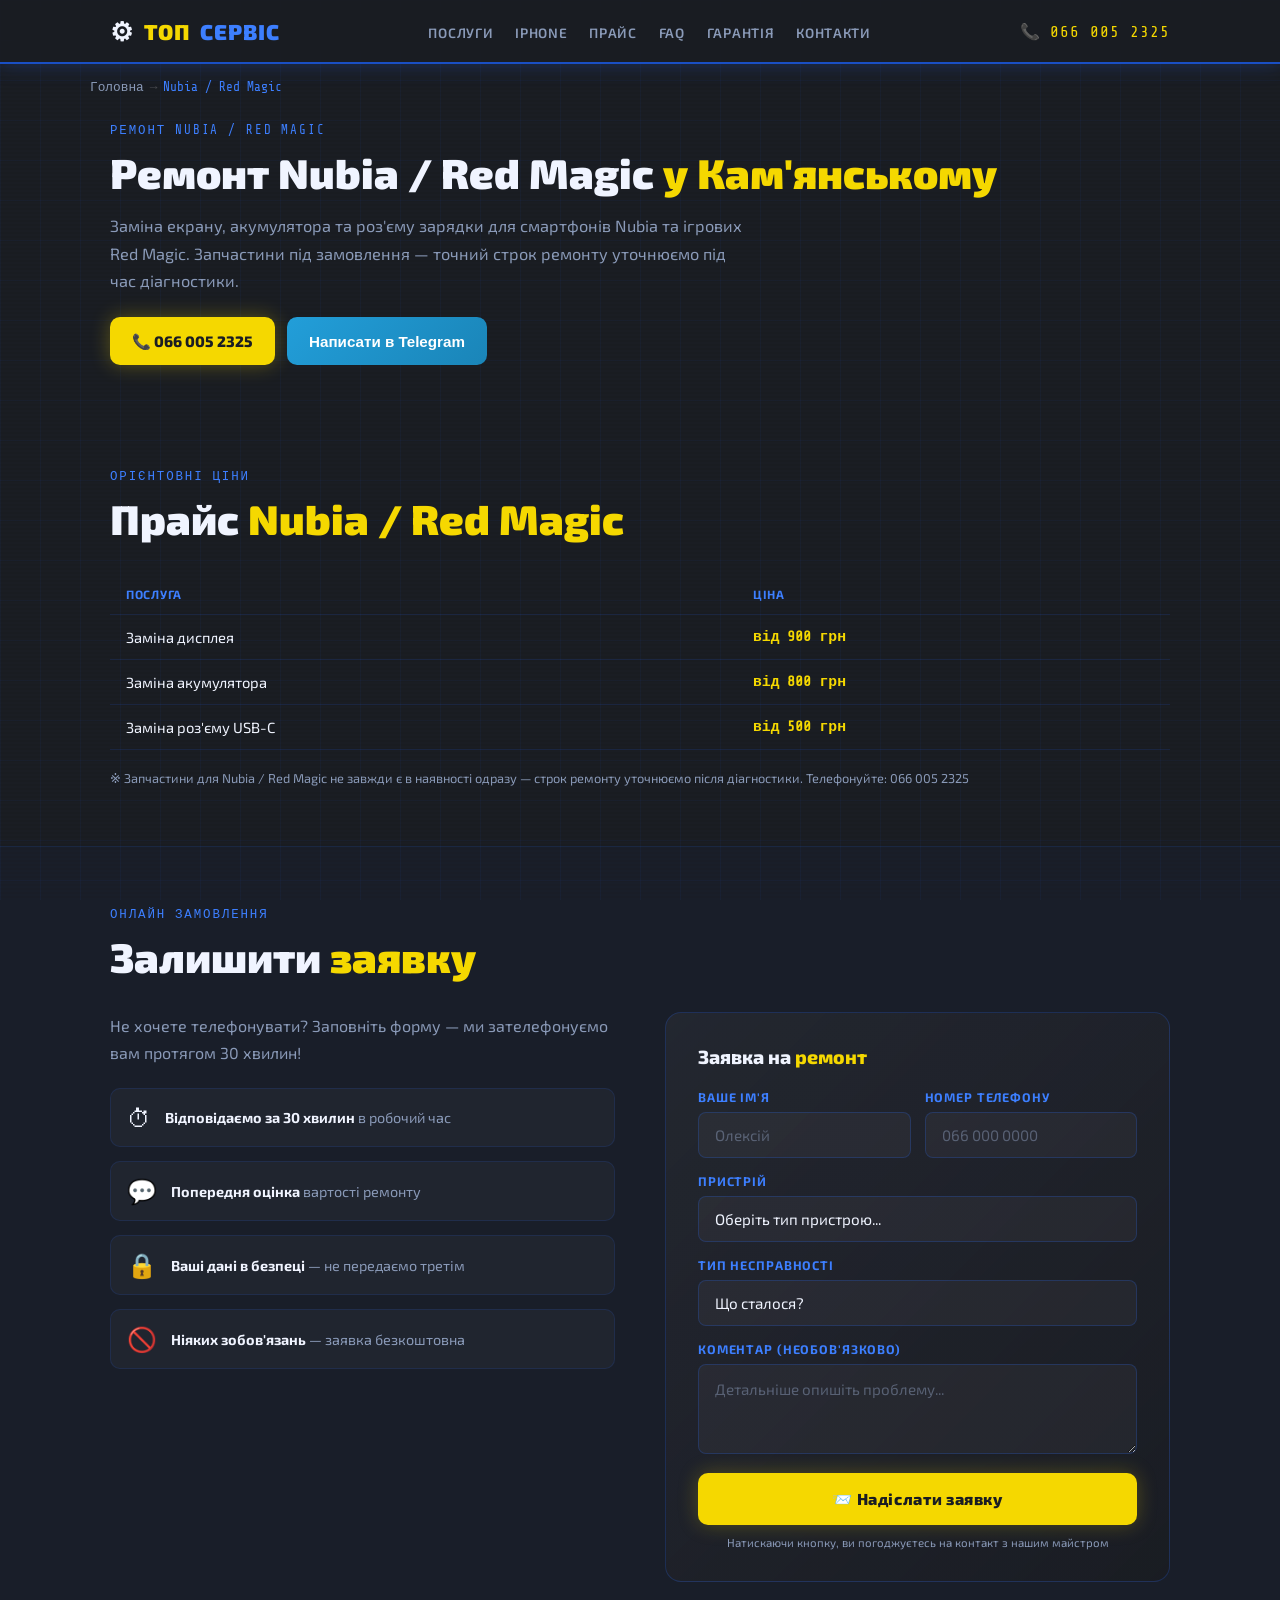
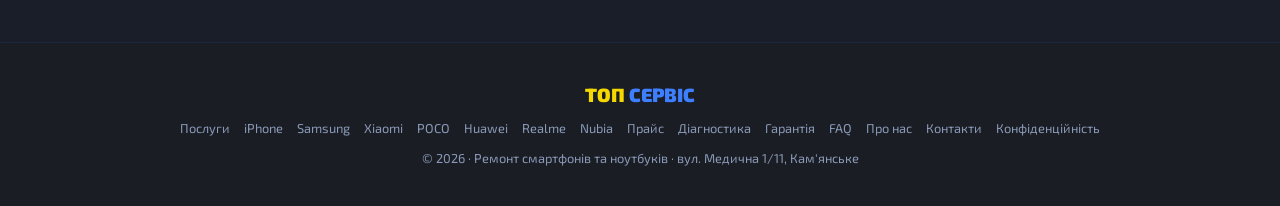
<file: nubia/index.html>
<!DOCTYPE html>
<html lang="uk">
<head>
    <meta charset="UTF-8">
    <meta name="viewport" content="width=device-width, initial-scale=1.0, maximum-scale=1.0">

    <title>Ремонт Nubia / Red Magic у Кам'янському — ціни | ТОП СЕРВІС</title>
    <meta name="description" content="Ремонт смартфонів Nubia / Red Magic: заміна екрану, акумулятора, роз'єму зарядки. Оригінальні запчастини, гарантія 30 днів. Кам'янське, вул. Медична 1/11.">
    <meta name="robots" content="index, follow">
    <meta name="author" content="ТОП СЕРВІС">
    <link rel="canonical" href="https://topservice-kamianske.ua/nubia/">

    <meta property="og:title" content="Ремонт Nubia / Red Magic у Кам'янському — ціни | ТОП СЕРВІС">
    <meta property="og:description" content="Ремонт смартфонів Nubia / Red Magic: заміна екрану, акумулятора, роз'єму зарядки. Оригінальні запчастини, гарантія 30 днів. Кам'янське, вул. Медична 1/11.">
    <meta property="og:type" content="website">
    <meta property="og:locale" content="uk_UA">
    <meta property="og:url" content="https://topservice-kamianske.ua/nubia/">
    <meta property="og:site_name" content="ТОП СЕРВІС">
    <meta property="og:image" content="https://topservice-kamianske.ua/assets/og-image.png">
    <meta property="og:image:width" content="1200">
    <meta property="og:image:height" content="630">
    <meta name="twitter:card" content="summary_large_image">
    <meta name="twitter:title" content="Ремонт Nubia / Red Magic у Кам'янському — ціни | ТОП СЕРВІС">
    <meta name="twitter:description" content="Ремонт смартфонів Nubia / Red Magic: заміна екрану, акумулятора, роз'єму зарядки. Оригінальні запчастини, гарантія 30 днів. Кам'янське, вул. Медична 1/11.">
    <meta name="twitter:image" content="https://topservice-kamianske.ua/assets/og-image.png">

    <!-- Local SEO: geo meta tags so Google ties every page to Кам'янське (раніше — Каменське/Дніпродзержинськ) -->
    <meta name="geo.region" content="UA-12">
    <meta name="geo.placename" content="Кам'янське (Каменське), Дніпропетровська область">
    <meta name="geo.position" content="48.5079;34.6109">
    <meta name="ICBM" content="48.5079, 34.6109">

    <meta name="theme-color" content="#1a4fc4">
    <meta name="mobile-web-app-capable" content="yes">
    <meta name="apple-mobile-web-app-capable" content="yes">
    <meta name="apple-mobile-web-app-status-bar-style" content="black-translucent">
    <meta name="apple-mobile-web-app-title" content="ТОП СЕРВІС">
    <link rel="manifest" href="/manifest.json">

    <link rel="preconnect" href="https://fonts.googleapis.com">
    <link rel="preconnect" href="https://fonts.gstatic.com" crossorigin>
    <link href="https://fonts.googleapis.com/css2?family=Exo+2:wght@400;600;700;900&family=Share+Tech+Mono&display=swap" rel="stylesheet">

    <link rel="stylesheet" href="/assets/style.css">

    <script async src="https://www.googletagmanager.com/gtag/js?id=AW-16681727418"></script>
<script>
  window.dataLayer = window.dataLayer || [];
  function gtag(){dataLayer.push(arguments);}
  gtag('js', new Date());
  gtag('config', 'AW-16681727418');
</script>
<script>
  function trackRouteConversion() {
    gtag('event', 'conversion', {'send_to': 'AW-16681727418/tK7NCIunhM0ZELrru5I-'});
  }
</script>
<script type="application/ld+json">{"@context": "https://schema.org", "@type": "BreadcrumbList", "itemListElement": [{"@type": "ListItem", "position": 1, "name": "Головна", "item": "https://topservice-kamianske.ua/"}, {"@type": "ListItem", "position": 2, "name": "Nubia / Red Magic", "item": "https://topservice-kamianske.ua/nubia/"}]}</script>
</head>
<body>
<a href="#main-content" class="skip-link">Перейти до основного вмісту</a>

<header>
<nav aria-label="Основна навігація">
  <div class="inner">
    <a href="/" class="nav-logo">
      <span class="gear-icon">⚙</span>
      <span style="color: var(--yellow); font-weight: 900;">ТОП</span>
      <span style="color: var(--blue-glow); font-weight: 900;">СЕРВІС</span>
    </a>
    <ul class="nav-links">
      <li><a href="/services/">Послуги</a></li>
      <li><a href="/iphone/">iPhone</a></li>
      <li><a href="/prices/">Прайс</a></li>
      <li><a href="/faq/">FAQ</a></li>
      <li><a href="/warranty/">Гарантія</a></li>
      <li><a href="/contacts/">Контакти</a></li>
    </ul>
    <a href="tel:0660052325" class="nav-phone" style="display:none" id="navPhone">📞 066 005 2325</a>
    <button class="hamburger" id="hamburger" onclick="toggleMenu()" aria-label="Меню" aria-expanded="false" aria-controls="mobileMenu">
      <span></span><span></span><span></span>
    </button>
  </div>
</nav>

<nav class="mobile-menu" id="mobileMenu" aria-label="Мобільна навігація">
  <a href="/services/" onclick="closeMenu()">Послуги</a>
  <a href="/iphone/" onclick="closeMenu()">iPhone</a>
  <a href="/prices/" onclick="closeMenu()">Прайс</a>
  <a href="/faq/" onclick="closeMenu()">FAQ</a>
  <a href="/warranty/" onclick="closeMenu()">Гарантія</a>
  <a href="/contacts/" onclick="closeMenu()">Контакти</a>
  <a href="tel:0660052325" class="m-phone" onclick="closeMenu()">066 005 2325</a>
</nav>
</header>

<button class="scroll-top" id="scrollTopBtn" onclick="scrollToTop()" aria-label="Нагору">↑</button>

<div class="sticky-cta" id="stickyCta">
  <a href="tel:0660052325" class="sticky-cta-btn sticky-cta-phone">📞 Call</a>
  <button class="sticky-cta-btn sticky-cta-tg" onclick="openTelegram()">
    <svg viewBox="0 0 24 24" fill="white"><path d="M12 0C5.373 0 0 5.373 0 12s5.373 12 12 12 12-5.373 12-12S18.627 0 12 0zm5.562 8.248-1.97 9.289c-.145.658-.537.818-1.084.508l-3-2.21-1.447 1.394c-.16.16-.295.295-.605.295l.213-3.053 5.56-5.023c.242-.213-.054-.333-.373-.12L8.32 14.26l-2.96-.924c-.643-.204-.657-.643.136-.953l11.57-4.461c.537-.194 1.006.131.836.326z"/></svg>
    TG
  </button>
  <a href="https://www.instagram.com/top_service_dndz?igsh=aWJwcHBuMmZvMjE0" target="_blank" rel="noopener noreferrer" class="sticky-cta-btn sticky-cta-ig">📷 IG</a>
</div>
<div class="container breadcrumbs"><a href="/">Головна</a><span class="sep">→</span><span class="current">Nubia / Red Magic</span></div><main id="main-content">
<section class="page-hero">
  <div class="container">
    <div class="section-label">ремонт nubia / red magic</div>
    <h1>Ремонт Nubia / Red Magic <span>у Кам'янському</span></h1>
    <p class="lede">Заміна екрану, акумулятора та роз'єму зарядки для смартфонів Nubia та ігрових Red Magic. Запчастини під замовлення — точний строк ремонту уточнюємо під час діагностики.</p>
    <div class="hero-cta">
      <a href="tel:0660052325" class="btn-primary">📞 066 005 2325</a>
      <button class="btn-telegram" onclick="openTelegram()">Написати в Telegram</button>
    </div>
  </div>
</section>

<section id="price">
  <div class="container">
    <div class="section-label">орієнтовні ціни</div>
    <h2 class="section-title reveal">Прайс <span>Nubia / Red Magic</span></h2>
    <table class="spec-table reveal">
      <tr><th>Послуга</th><th>Ціна</th></tr>
      <tr><td>Заміна дисплея</td><td class="price">від 900 грн</td></tr>
      <tr><td>Заміна акумулятора</td><td class="price">від 800 грн</td></tr>
      <tr><td>Заміна роз'єму USB-C</td><td class="price">від 500 грн</td></tr>
    </table>
    <div class="spec-note">※ Запчастини для Nubia / Red Magic не завжди є в наявності одразу — строк ремонту уточнюємо після діагностики. Телефонуйте: 066 005 2325</div>
  </div>
</section>

<section id="order">
  <div class="container">
    <div class="section-label">онлайн замовлення</div>
    <h2 class="section-title reveal">Залишити <span>заявку</span></h2>
    <div class="order-wrap">
      <div class="order-info reveal">
        <p style="color:var(--text-dim);line-height:1.7;margin-bottom:10px;">
          Не хочете телефонувати? Заповніть форму — ми зателефонуємо вам протягом 30 хвилин!
        </p>
        <div class="order-perks">
          <div class="order-perk"><div class="order-perk-icon">⏱</div><div class="order-perk-text"><strong>Відповідаємо за 30 хвилин</strong> в робочий час</div></div>
          <div class="order-perk"><div class="order-perk-icon">💬</div><div class="order-perk-text"><strong>Попередня оцінка</strong> вартості ремонту</div></div>
          <div class="order-perk"><div class="order-perk-icon">🔒</div><div class="order-perk-text"><strong>Ваші дані в безпеці</strong> — не передаємо третім</div></div>
          <div class="order-perk"><div class="order-perk-icon">🚫</div><div class="order-perk-text"><strong>Ніяких зобов'язань</strong> — заявка безкоштовна</div></div>
        </div>
      </div>
      <div class="order-form-box reveal">
        <div class="form-title">Заявка на <span>ремонт</span></div>
        <div id="orderFormInner">
          <div class="form-row">
            <div class="form-group">
              <label class="form-label" for="fname">Ваше ім'я</label>
              <input class="form-control" type="text" id="fname" placeholder="Олексій" autocomplete="given-name">
            </div>
            <div class="form-group">
              <label class="form-label" for="fphone">Номер телефону</label>
              <input class="form-control" type="tel" id="fphone" placeholder="066 000 0000" autocomplete="tel">
            </div>
          </div>
          <div class="form-group">
            <label class="form-label" for="fdevice">Пристрій</label>
            <select class="form-control" id="fdevice">
              <option value="" disabled selected>Оберіть тип пристрою...</option>
              <option>iPhone</option><option>Samsung</option><option>Xiaomi / Redmi</option><option>POCO</option>
              <option>Realme</option><option>Huawei</option><option>Nubia / Red Magic</option><option>Oppo</option>
              <option>Ноутбук</option><option>Інший смартфон</option>
            </select>
          </div>
          <div class="form-group">
            <label class="form-label" for="fproblem">Тип несправності</label>
            <select class="form-control" id="fproblem">
              <option value="" disabled selected>Що сталося?</option>
              <option>Розбитий екран / скло</option><option>Не заряджається</option>
              <option>Швидко розряджається</option><option>Не вмикається</option>
              <option>Потрапила вода</option><option>Не працює камера</option>
              <option>Не працює динамік / мікрофон</option><option>Інша несправність</option>
            </select>
          </div>
          <div class="form-group">
            <label class="form-label" for="fcomment">Коментар (необов'язково)</label>
            <textarea class="form-control" id="fcomment" placeholder="Детальніше опишіть проблему..."></textarea>
          </div>
          <input type="text" id="fwebsite" name="website" autocomplete="off" tabindex="-1" style="position:absolute;left:-9999px;width:1px;height:1px;opacity:0;" aria-hidden="true">
          <button class="btn-submit" id="submitBtn" onclick="submitForm()">📨 Надіслати заявку</button>
          <div class="form-note">Натискаючи кнопку, ви погоджуєтесь на контакт з нашим майстром</div>
        </div>
        <div class="form-loading" id="formLoading"><div class="spinner"></div><div class="form-loading-text">Надіслання заявки...</div></div>
        <div class="form-success" id="formSuccess">
          <div class="success-icon">✅</div>
          <div class="success-title">Заявку отримано!</div>
          <div class="success-sub">Дякуємо, <strong id="successName"></strong>!<br>Ми зателефонуємо вам на <strong id="successPhone"></strong><br>протягом 30 хвилин у робочий час.<br><br>Контакт: <a href="tel:0660052325" style="color:var(--yellow)">066 005 2325</a></div>
        </div>
      </div>
    </div>
  </div>
</section>

</main>
<footer>
  <div class="container">
    <div class="footer-logo"><span class="top">ТОП</span> <span class="srv">СЕРВІС</span></div>
    <div class="footer-links">
      <a href="/services/">Послуги</a><a href="/iphone/">iPhone</a><a href="/samsung/">Samsung</a>
      <a href="/xiaomi/">Xiaomi</a><a href="/poco/">POCO</a><a href="/huawei/">Huawei</a>
      <a href="/realme/">Realme</a><a href="/nubia/">Nubia</a>
      <a href="/prices/">Прайс</a><a href="/diagnostics/">Діагностика</a><a href="/warranty/">Гарантія</a><a href="/faq/">FAQ</a>
      <a href="/about/">Про нас</a><a href="/contacts/">Контакти</a><a href="/privacy/">Конфіденційність</a>
    </div>
    <div class="footer-copy">© 2026 · Ремонт смартфонів та ноутбуків · вул. Медична 1/11, Кам'янське</div>
  </div>
</footer>
<script src="/assets/main.js" defer></script>
<script src="/assets/wizard.js" defer></script>
</body>
</html>
</file>
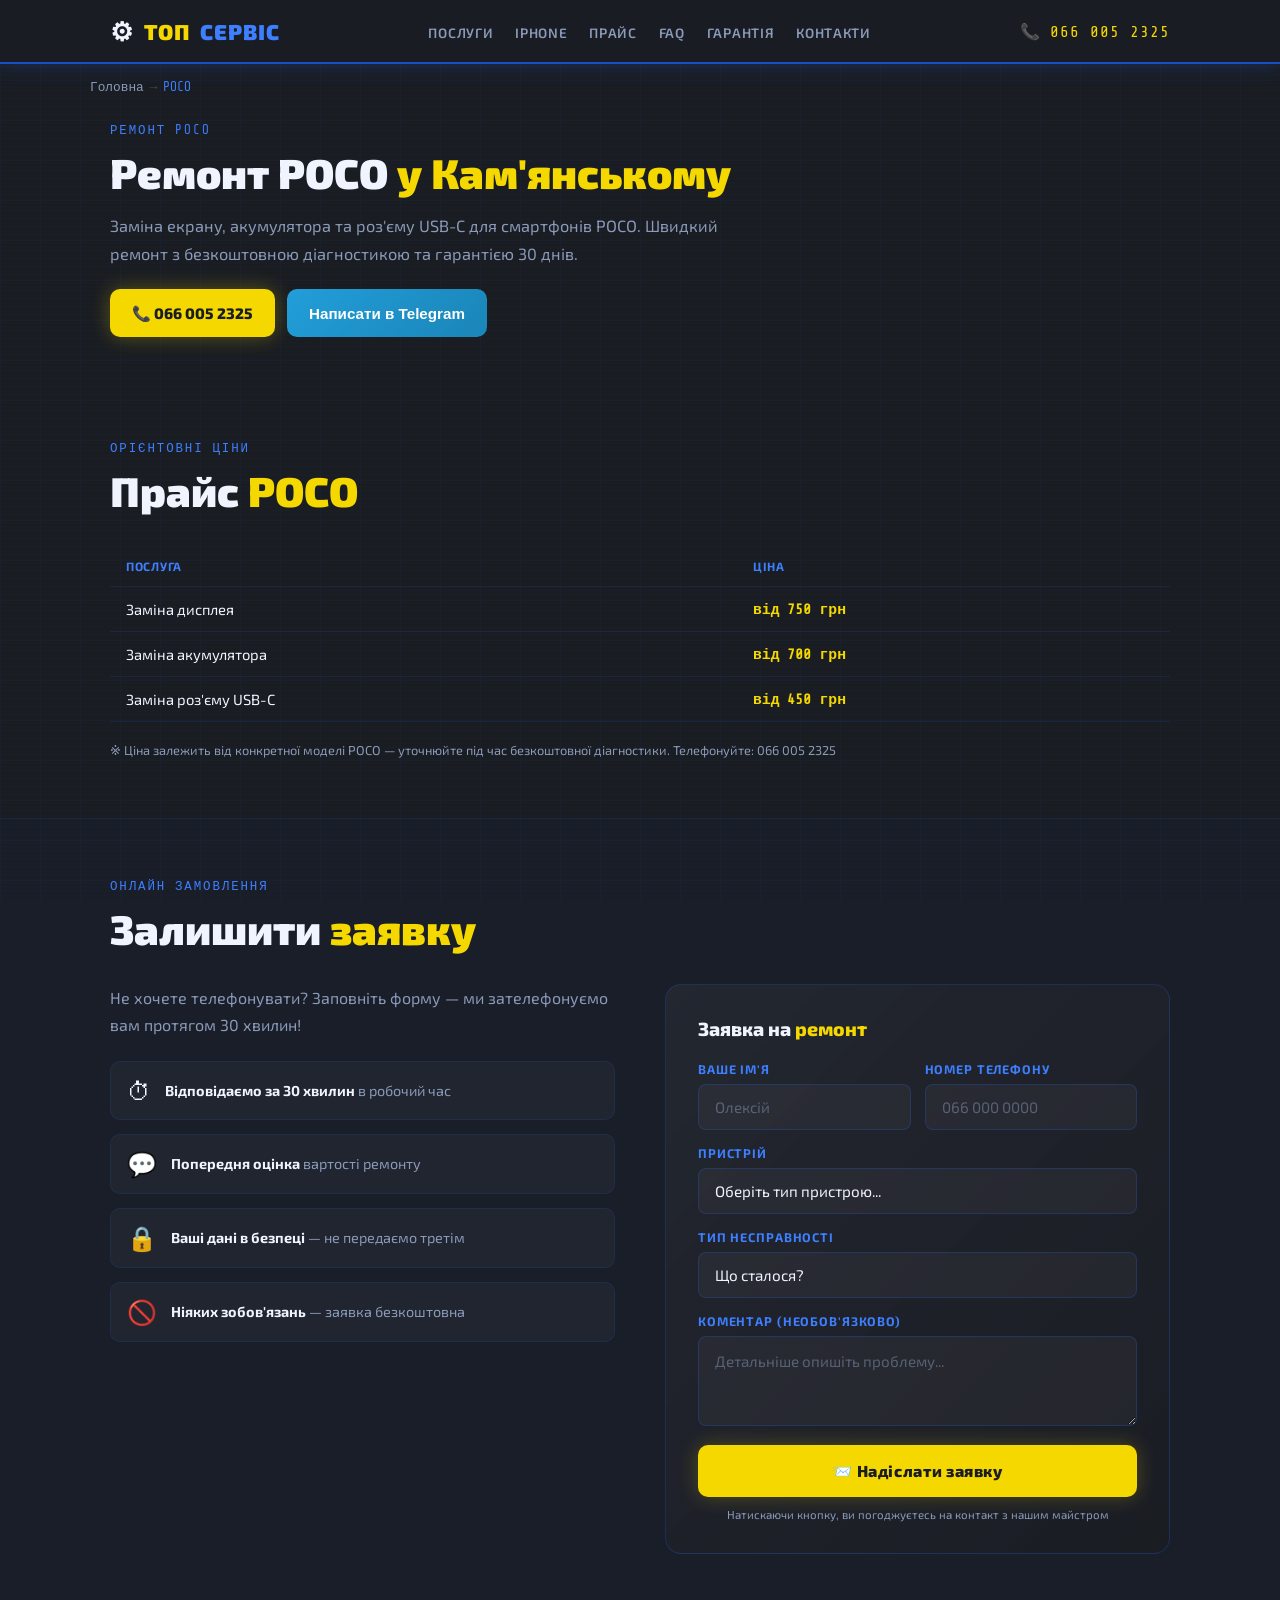
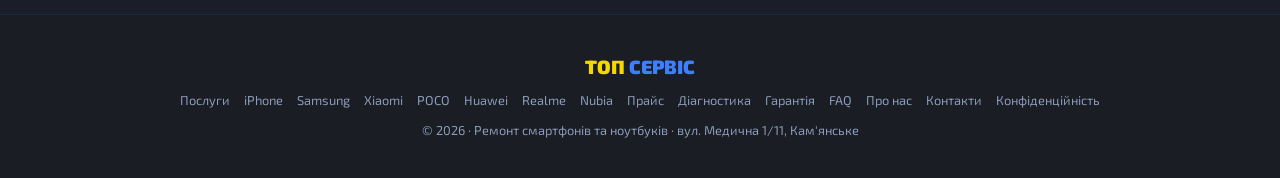
<file: poco/index.html>
<!DOCTYPE html>
<html lang="uk">
<head>
    <meta charset="UTF-8">
    <meta name="viewport" content="width=device-width, initial-scale=1.0, maximum-scale=1.0">

    <title>Ремонт POCO у Кам'янському — ціни | ТОП СЕРВІС</title>
    <meta name="description" content="Ремонт смартфонів POCO: заміна екрану, акумулятора, роз'єму зарядки. Оригінальні запчастини, гарантія 30 днів. Кам'янське, вул. Медична 1/11.">
    <meta name="robots" content="index, follow">
    <meta name="author" content="ТОП СЕРВІС">
    <link rel="canonical" href="https://topservice-kamianske.ua/poco/">

    <meta property="og:title" content="Ремонт POCO у Кам'янському — ціни | ТОП СЕРВІС">
    <meta property="og:description" content="Ремонт смартфонів POCO: заміна екрану, акумулятора, роз'єму зарядки. Оригінальні запчастини, гарантія 30 днів. Кам'янське, вул. Медична 1/11.">
    <meta property="og:type" content="website">
    <meta property="og:locale" content="uk_UA">
    <meta property="og:url" content="https://topservice-kamianske.ua/poco/">
    <meta property="og:site_name" content="ТОП СЕРВІС">
    <meta property="og:image" content="https://topservice-kamianske.ua/assets/og-image.png">
    <meta property="og:image:width" content="1200">
    <meta property="og:image:height" content="630">
    <meta name="twitter:card" content="summary_large_image">
    <meta name="twitter:title" content="Ремонт POCO у Кам'янському — ціни | ТОП СЕРВІС">
    <meta name="twitter:description" content="Ремонт смартфонів POCO: заміна екрану, акумулятора, роз'єму зарядки. Оригінальні запчастини, гарантія 30 днів. Кам'янське, вул. Медична 1/11.">
    <meta name="twitter:image" content="https://topservice-kamianske.ua/assets/og-image.png">

    <!-- Local SEO: geo meta tags so Google ties every page to Кам'янське (раніше — Каменське/Дніпродзержинськ) -->
    <meta name="geo.region" content="UA-12">
    <meta name="geo.placename" content="Кам'янське (Каменське), Дніпропетровська область">
    <meta name="geo.position" content="48.5079;34.6109">
    <meta name="ICBM" content="48.5079, 34.6109">

    <meta name="theme-color" content="#1a4fc4">
    <meta name="mobile-web-app-capable" content="yes">
    <meta name="apple-mobile-web-app-capable" content="yes">
    <meta name="apple-mobile-web-app-status-bar-style" content="black-translucent">
    <meta name="apple-mobile-web-app-title" content="ТОП СЕРВІС">
    <link rel="manifest" href="/manifest.json">

    <link rel="preconnect" href="https://fonts.googleapis.com">
    <link rel="preconnect" href="https://fonts.gstatic.com" crossorigin>
    <link href="https://fonts.googleapis.com/css2?family=Exo+2:wght@400;600;700;900&family=Share+Tech+Mono&display=swap" rel="stylesheet">

    <link rel="stylesheet" href="/assets/style.css">

    <script async src="https://www.googletagmanager.com/gtag/js?id=AW-16681727418"></script>
<script>
  window.dataLayer = window.dataLayer || [];
  function gtag(){dataLayer.push(arguments);}
  gtag('js', new Date());
  gtag('config', 'AW-16681727418');
</script>
<script>
  function trackRouteConversion() {
    gtag('event', 'conversion', {'send_to': 'AW-16681727418/tK7NCIunhM0ZELrru5I-'});
  }
</script>
<script type="application/ld+json">{"@context": "https://schema.org", "@type": "BreadcrumbList", "itemListElement": [{"@type": "ListItem", "position": 1, "name": "Головна", "item": "https://topservice-kamianske.ua/"}, {"@type": "ListItem", "position": 2, "name": "POCO", "item": "https://topservice-kamianske.ua/poco/"}]}</script>
</head>
<body>
<a href="#main-content" class="skip-link">Перейти до основного вмісту</a>

<header>
<nav aria-label="Основна навігація">
  <div class="inner">
    <a href="/" class="nav-logo">
      <span class="gear-icon">⚙</span>
      <span style="color: var(--yellow); font-weight: 900;">ТОП</span>
      <span style="color: var(--blue-glow); font-weight: 900;">СЕРВІС</span>
    </a>
    <ul class="nav-links">
      <li><a href="/services/">Послуги</a></li>
      <li><a href="/iphone/">iPhone</a></li>
      <li><a href="/prices/">Прайс</a></li>
      <li><a href="/faq/">FAQ</a></li>
      <li><a href="/warranty/">Гарантія</a></li>
      <li><a href="/contacts/">Контакти</a></li>
    </ul>
    <a href="tel:0660052325" class="nav-phone" style="display:none" id="navPhone">📞 066 005 2325</a>
    <button class="hamburger" id="hamburger" onclick="toggleMenu()" aria-label="Меню" aria-expanded="false" aria-controls="mobileMenu">
      <span></span><span></span><span></span>
    </button>
  </div>
</nav>

<nav class="mobile-menu" id="mobileMenu" aria-label="Мобільна навігація">
  <a href="/services/" onclick="closeMenu()">Послуги</a>
  <a href="/iphone/" onclick="closeMenu()">iPhone</a>
  <a href="/prices/" onclick="closeMenu()">Прайс</a>
  <a href="/faq/" onclick="closeMenu()">FAQ</a>
  <a href="/warranty/" onclick="closeMenu()">Гарантія</a>
  <a href="/contacts/" onclick="closeMenu()">Контакти</a>
  <a href="tel:0660052325" class="m-phone" onclick="closeMenu()">066 005 2325</a>
</nav>
</header>

<button class="scroll-top" id="scrollTopBtn" onclick="scrollToTop()" aria-label="Нагору">↑</button>

<div class="sticky-cta" id="stickyCta">
  <a href="tel:0660052325" class="sticky-cta-btn sticky-cta-phone">📞 Call</a>
  <button class="sticky-cta-btn sticky-cta-tg" onclick="openTelegram()">
    <svg viewBox="0 0 24 24" fill="white"><path d="M12 0C5.373 0 0 5.373 0 12s5.373 12 12 12 12-5.373 12-12S18.627 0 12 0zm5.562 8.248-1.97 9.289c-.145.658-.537.818-1.084.508l-3-2.21-1.447 1.394c-.16.16-.295.295-.605.295l.213-3.053 5.56-5.023c.242-.213-.054-.333-.373-.12L8.32 14.26l-2.96-.924c-.643-.204-.657-.643.136-.953l11.57-4.461c.537-.194 1.006.131.836.326z"/></svg>
    TG
  </button>
  <a href="https://www.instagram.com/top_service_dndz?igsh=aWJwcHBuMmZvMjE0" target="_blank" rel="noopener noreferrer" class="sticky-cta-btn sticky-cta-ig">📷 IG</a>
</div>
<div class="container breadcrumbs"><a href="/">Головна</a><span class="sep">→</span><span class="current">POCO</span></div><main id="main-content">
<section class="page-hero">
  <div class="container">
    <div class="section-label">ремонт poco</div>
    <h1>Ремонт POCO <span>у Кам'янському</span></h1>
    <p class="lede">Заміна екрану, акумулятора та роз'єму USB-C для смартфонів POCO. Швидкий ремонт з безкоштовною діагностикою та гарантією 30 днів.</p>
    <div class="hero-cta">
      <a href="tel:0660052325" class="btn-primary">📞 066 005 2325</a>
      <button class="btn-telegram" onclick="openTelegram()">Написати в Telegram</button>
    </div>
  </div>
</section>

<section id="price">
  <div class="container">
    <div class="section-label">орієнтовні ціни</div>
    <h2 class="section-title reveal">Прайс <span>POCO</span></h2>
    <table class="spec-table reveal">
      <tr><th>Послуга</th><th>Ціна</th></tr>
      <tr><td>Заміна дисплея</td><td class="price">від 750 грн</td></tr>
      <tr><td>Заміна акумулятора</td><td class="price">від 700 грн</td></tr>
      <tr><td>Заміна роз'єму USB-C</td><td class="price">від 450 грн</td></tr>
    </table>
    <div class="spec-note">※ Ціна залежить від конкретної моделі POCO — уточнюйте під час безкоштовної діагностики. Телефонуйте: 066 005 2325</div>
  </div>
</section>

<section id="order">
  <div class="container">
    <div class="section-label">онлайн замовлення</div>
    <h2 class="section-title reveal">Залишити <span>заявку</span></h2>
    <div class="order-wrap">
      <div class="order-info reveal">
        <p style="color:var(--text-dim);line-height:1.7;margin-bottom:10px;">
          Не хочете телефонувати? Заповніть форму — ми зателефонуємо вам протягом 30 хвилин!
        </p>
        <div class="order-perks">
          <div class="order-perk"><div class="order-perk-icon">⏱</div><div class="order-perk-text"><strong>Відповідаємо за 30 хвилин</strong> в робочий час</div></div>
          <div class="order-perk"><div class="order-perk-icon">💬</div><div class="order-perk-text"><strong>Попередня оцінка</strong> вартості ремонту</div></div>
          <div class="order-perk"><div class="order-perk-icon">🔒</div><div class="order-perk-text"><strong>Ваші дані в безпеці</strong> — не передаємо третім</div></div>
          <div class="order-perk"><div class="order-perk-icon">🚫</div><div class="order-perk-text"><strong>Ніяких зобов'язань</strong> — заявка безкоштовна</div></div>
        </div>
      </div>
      <div class="order-form-box reveal">
        <div class="form-title">Заявка на <span>ремонт</span></div>
        <div id="orderFormInner">
          <div class="form-row">
            <div class="form-group">
              <label class="form-label" for="fname">Ваше ім'я</label>
              <input class="form-control" type="text" id="fname" placeholder="Олексій" autocomplete="given-name">
            </div>
            <div class="form-group">
              <label class="form-label" for="fphone">Номер телефону</label>
              <input class="form-control" type="tel" id="fphone" placeholder="066 000 0000" autocomplete="tel">
            </div>
          </div>
          <div class="form-group">
            <label class="form-label" for="fdevice">Пристрій</label>
            <select class="form-control" id="fdevice">
              <option value="" disabled selected>Оберіть тип пристрою...</option>
              <option>iPhone</option><option>Samsung</option><option>Xiaomi / Redmi</option><option>POCO</option>
              <option>Realme</option><option>Huawei</option><option>Nubia / Red Magic</option><option>Oppo</option>
              <option>Ноутбук</option><option>Інший смартфон</option>
            </select>
          </div>
          <div class="form-group">
            <label class="form-label" for="fproblem">Тип несправності</label>
            <select class="form-control" id="fproblem">
              <option value="" disabled selected>Що сталося?</option>
              <option>Розбитий екран / скло</option><option>Не заряджається</option>
              <option>Швидко розряджається</option><option>Не вмикається</option>
              <option>Потрапила вода</option><option>Не працює камера</option>
              <option>Не працює динамік / мікрофон</option><option>Інша несправність</option>
            </select>
          </div>
          <div class="form-group">
            <label class="form-label" for="fcomment">Коментар (необов'язково)</label>
            <textarea class="form-control" id="fcomment" placeholder="Детальніше опишіть проблему..."></textarea>
          </div>
          <input type="text" id="fwebsite" name="website" autocomplete="off" tabindex="-1" style="position:absolute;left:-9999px;width:1px;height:1px;opacity:0;" aria-hidden="true">
          <button class="btn-submit" id="submitBtn" onclick="submitForm()">📨 Надіслати заявку</button>
          <div class="form-note">Натискаючи кнопку, ви погоджуєтесь на контакт з нашим майстром</div>
        </div>
        <div class="form-loading" id="formLoading"><div class="spinner"></div><div class="form-loading-text">Надіслання заявки...</div></div>
        <div class="form-success" id="formSuccess">
          <div class="success-icon">✅</div>
          <div class="success-title">Заявку отримано!</div>
          <div class="success-sub">Дякуємо, <strong id="successName"></strong>!<br>Ми зателефонуємо вам на <strong id="successPhone"></strong><br>протягом 30 хвилин у робочий час.<br><br>Контакт: <a href="tel:0660052325" style="color:var(--yellow)">066 005 2325</a></div>
        </div>
      </div>
    </div>
  </div>
</section>

</main>
<footer>
  <div class="container">
    <div class="footer-logo"><span class="top">ТОП</span> <span class="srv">СЕРВІС</span></div>
    <div class="footer-links">
      <a href="/services/">Послуги</a><a href="/iphone/">iPhone</a><a href="/samsung/">Samsung</a>
      <a href="/xiaomi/">Xiaomi</a><a href="/poco/">POCO</a><a href="/huawei/">Huawei</a>
      <a href="/realme/">Realme</a><a href="/nubia/">Nubia</a>
      <a href="/prices/">Прайс</a><a href="/diagnostics/">Діагностика</a><a href="/warranty/">Гарантія</a><a href="/faq/">FAQ</a>
      <a href="/about/">Про нас</a><a href="/contacts/">Контакти</a><a href="/privacy/">Конфіденційність</a>
    </div>
    <div class="footer-copy">© 2026 · Ремонт смартфонів та ноутбуків · вул. Медична 1/11, Кам'янське</div>
  </div>
</footer>
<script src="/assets/main.js" defer></script>
<script src="/assets/wizard.js" defer></script>
</body>
</html>
</file>
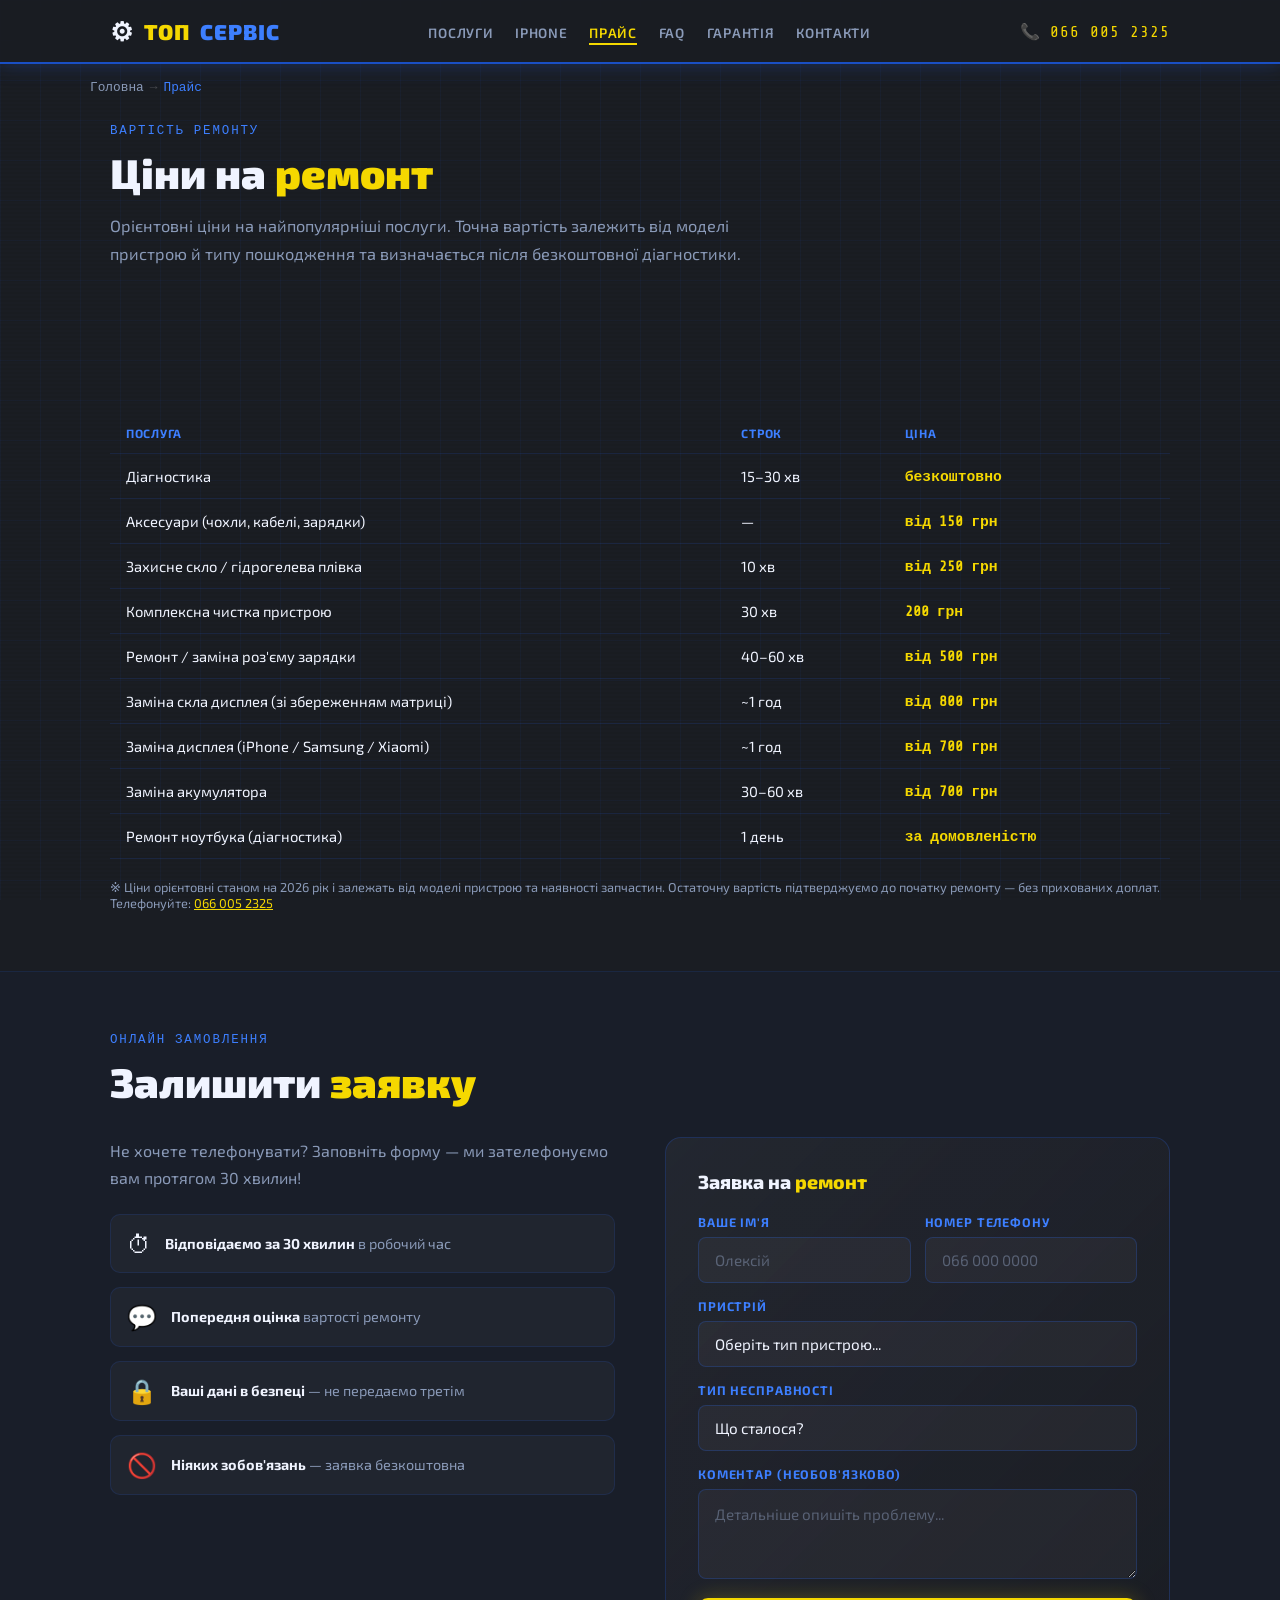
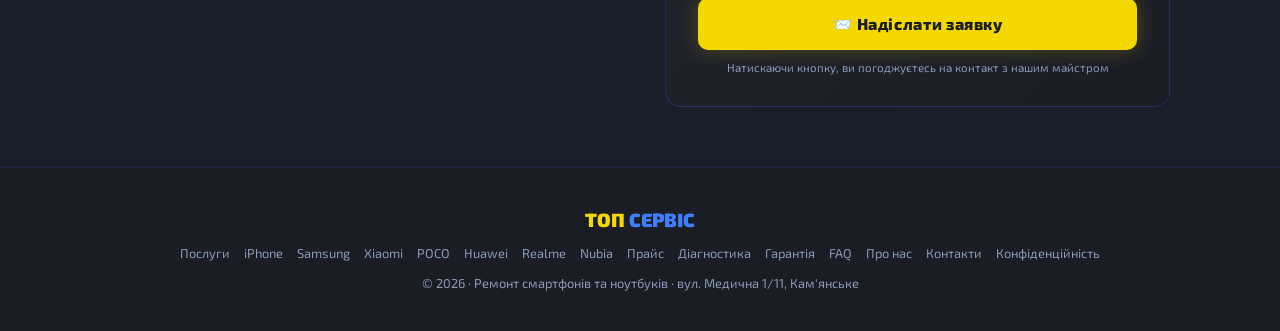
<file: prices/index.html>
<!DOCTYPE html>
<html lang="uk">
<head>
    <meta charset="UTF-8">
    <meta name="viewport" content="width=device-width, initial-scale=1.0, maximum-scale=1.0">

    <title>Ціни на ремонт телефонів та ноутбуків — Кам'янське | ТОП СЕРВІС</title>
    <meta name="description" content="Орієнтовні ціни на ремонт: заміна екрану від 700 грн, акумулятора від 700 грн, роз'єму зарядки від 500 грн. Точна ціна після безкоштовної діагностики.">
    <meta name="robots" content="index, follow">
    <meta name="author" content="ТОП СЕРВІС">
    <link rel="canonical" href="https://topservice-kamianske.ua/prices/">

    <meta property="og:title" content="Ціни на ремонт телефонів та ноутбуків — Кам'янське | ТОП СЕРВІС">
    <meta property="og:description" content="Орієнтовні ціни на ремонт: заміна екрану від 700 грн, акумулятора від 700 грн, роз'єму зарядки від 500 грн. Точна ціна після безкоштовної діагностики.">
    <meta property="og:type" content="website">
    <meta property="og:locale" content="uk_UA">
    <meta property="og:url" content="https://topservice-kamianske.ua/prices/">
    <meta property="og:site_name" content="ТОП СЕРВІС">
    <meta property="og:image" content="https://topservice-kamianske.ua/assets/og-image.png">
    <meta property="og:image:width" content="1200">
    <meta property="og:image:height" content="630">
    <meta name="twitter:card" content="summary_large_image">
    <meta name="twitter:title" content="Ціни на ремонт телефонів та ноутбуків — Кам'янське | ТОП СЕРВІС">
    <meta name="twitter:description" content="Орієнтовні ціни на ремонт: заміна екрану від 700 грн, акумулятора від 700 грн, роз'єму зарядки від 500 грн. Точна ціна після безкоштовної діагностики.">
    <meta name="twitter:image" content="https://topservice-kamianske.ua/assets/og-image.png">

    <!-- Local SEO: geo meta tags so Google ties every page to Кам'янське (раніше — Каменське/Дніпродзержинськ) -->
    <meta name="geo.region" content="UA-12">
    <meta name="geo.placename" content="Кам'янське (Каменське), Дніпропетровська область">
    <meta name="geo.position" content="48.5079;34.6109">
    <meta name="ICBM" content="48.5079, 34.6109">

    <meta name="theme-color" content="#1a4fc4">
    <meta name="mobile-web-app-capable" content="yes">
    <meta name="apple-mobile-web-app-capable" content="yes">
    <meta name="apple-mobile-web-app-status-bar-style" content="black-translucent">
    <meta name="apple-mobile-web-app-title" content="ТОП СЕРВІС">
    <link rel="manifest" href="/manifest.json">

    <link rel="preconnect" href="https://fonts.googleapis.com">
    <link rel="preconnect" href="https://fonts.gstatic.com" crossorigin>
    <link href="https://fonts.googleapis.com/css2?family=Exo+2:wght@400;600;700;900&family=Share+Tech+Mono&display=swap" rel="stylesheet">

    <link rel="stylesheet" href="/assets/style.css">

    <script async src="https://www.googletagmanager.com/gtag/js?id=AW-16681727418"></script>
<script>
  window.dataLayer = window.dataLayer || [];
  function gtag(){dataLayer.push(arguments);}
  gtag('js', new Date());
  gtag('config', 'AW-16681727418');
</script>
<script>
  function trackRouteConversion() {
    gtag('event', 'conversion', {'send_to': 'AW-16681727418/tK7NCIunhM0ZELrru5I-'});
  }
</script>
<script type="application/ld+json">{"@context": "https://schema.org", "@type": "BreadcrumbList", "itemListElement": [{"@type": "ListItem", "position": 1, "name": "Головна", "item": "https://topservice-kamianske.ua/"}, {"@type": "ListItem", "position": 2, "name": "Прайс", "item": "https://topservice-kamianske.ua/prices/"}]}</script>
</head>
<body>
<a href="#main-content" class="skip-link">Перейти до основного вмісту</a>

<header>
<nav aria-label="Основна навігація">
  <div class="inner">
    <a href="/" class="nav-logo">
      <span class="gear-icon">⚙</span>
      <span style="color: var(--yellow); font-weight: 900;">ТОП</span>
      <span style="color: var(--blue-glow); font-weight: 900;">СЕРВІС</span>
    </a>
    <ul class="nav-links">
      <li><a href="/services/">Послуги</a></li>
      <li><a href="/iphone/">iPhone</a></li>
      <li><a href="/prices/" class="current">Прайс</a></li>
      <li><a href="/faq/">FAQ</a></li>
      <li><a href="/warranty/">Гарантія</a></li>
      <li><a href="/contacts/">Контакти</a></li>
    </ul>
    <a href="tel:0660052325" class="nav-phone" style="display:none" id="navPhone">📞 066 005 2325</a>
    <button class="hamburger" id="hamburger" onclick="toggleMenu()" aria-label="Меню" aria-expanded="false" aria-controls="mobileMenu">
      <span></span><span></span><span></span>
    </button>
  </div>
</nav>

<nav class="mobile-menu" id="mobileMenu" aria-label="Мобільна навігація">
  <a href="/services/" onclick="closeMenu()">Послуги</a>
  <a href="/iphone/" onclick="closeMenu()">iPhone</a>
  <a href="/prices/" onclick="closeMenu()">Прайс</a>
  <a href="/faq/" onclick="closeMenu()">FAQ</a>
  <a href="/warranty/" onclick="closeMenu()">Гарантія</a>
  <a href="/contacts/" onclick="closeMenu()">Контакти</a>
  <a href="tel:0660052325" class="m-phone" onclick="closeMenu()">066 005 2325</a>
</nav>
</header>

<button class="scroll-top" id="scrollTopBtn" onclick="scrollToTop()" aria-label="Нагору">↑</button>

<div class="sticky-cta" id="stickyCta">
  <a href="tel:0660052325" class="sticky-cta-btn sticky-cta-phone">📞 Call</a>
  <button class="sticky-cta-btn sticky-cta-tg" onclick="openTelegram()">
    <svg viewBox="0 0 24 24" fill="white"><path d="M12 0C5.373 0 0 5.373 0 12s5.373 12 12 12 12-5.373 12-12S18.627 0 12 0zm5.562 8.248-1.97 9.289c-.145.658-.537.818-1.084.508l-3-2.21-1.447 1.394c-.16.16-.295.295-.605.295l.213-3.053 5.56-5.023c.242-.213-.054-.333-.373-.12L8.32 14.26l-2.96-.924c-.643-.204-.657-.643.136-.953l11.57-4.461c.537-.194 1.006.131.836.326z"/></svg>
    TG
  </button>
  <a href="https://www.instagram.com/top_service_dndz?igsh=aWJwcHBuMmZvMjE0" target="_blank" rel="noopener noreferrer" class="sticky-cta-btn sticky-cta-ig">📷 IG</a>
</div>
<div class="container breadcrumbs"><a href="/">Головна</a><span class="sep">→</span><span class="current">Прайс</span></div><main id="main-content">
<section class="page-hero">
  <div class="container">
    <div class="section-label">вартість ремонту</div>
    <h1>Ціни на <span>ремонт</span></h1>
    <p class="lede">Орієнтовні ціни на найпопулярніші послуги. Точна вартість залежить від моделі пристрою й типу пошкодження та визначається після безкоштовної діагностики.</p>
  </div>
</section>

<section id="price-list">
  <div class="container">
    <table class="spec-table reveal">
      <tr><th>Послуга</th><th>Строк</th><th>Ціна</th></tr>
      <tr><td>Діагностика</td><td>15–30 хв</td><td class="price">безкоштовно</td></tr>
      <tr><td>Аксесуари (чохли, кабелі, зарядки)</td><td>—</td><td class="price">від 150 грн</td></tr>
      <tr><td>Захисне скло / гідрогелева плівка</td><td>10 хв</td><td class="price">від 250 грн</td></tr>
      <tr><td>Комплексна чистка пристрою</td><td>30 хв</td><td class="price">200 грн</td></tr>
      <tr><td>Ремонт / заміна роз'єму зарядки</td><td>40–60 хв</td><td class="price">від 500 грн</td></tr>
      <tr><td>Заміна скла дисплея (зі збереженням матриці)</td><td>~1 год</td><td class="price">від 800 грн</td></tr>
      <tr><td>Заміна дисплея (iPhone / Samsung / Xiaomi)</td><td>~1 год</td><td class="price">від 700 грн</td></tr>
      <tr><td>Заміна акумулятора</td><td>30–60 хв</td><td class="price">від 700 грн</td></tr>
      <tr><td>Ремонт ноутбука (діагностика)</td><td>1 день</td><td class="price">за домовленістю</td></tr>
    </table>
    <div class="spec-note">※ Ціни орієнтовні станом на 2026 рік і залежать від моделі пристрою та наявності запчастин. Остаточну вартість підтверджуємо до початку ремонту — без прихованих доплат. Телефонуйте: <a href="tel:0660052325" style="color:var(--yellow)">066 005 2325</a></div>
  </div>
</section>

<section id="order">
  <div class="container">
    <div class="section-label">онлайн замовлення</div>
    <h2 class="section-title reveal">Залишити <span>заявку</span></h2>
    <div class="order-wrap">
      <div class="order-info reveal">
        <p style="color:var(--text-dim);line-height:1.7;margin-bottom:10px;">
          Не хочете телефонувати? Заповніть форму — ми зателефонуємо вам протягом 30 хвилин!
        </p>
        <div class="order-perks">
          <div class="order-perk"><div class="order-perk-icon">⏱</div><div class="order-perk-text"><strong>Відповідаємо за 30 хвилин</strong> в робочий час</div></div>
          <div class="order-perk"><div class="order-perk-icon">💬</div><div class="order-perk-text"><strong>Попередня оцінка</strong> вартості ремонту</div></div>
          <div class="order-perk"><div class="order-perk-icon">🔒</div><div class="order-perk-text"><strong>Ваші дані в безпеці</strong> — не передаємо третім</div></div>
          <div class="order-perk"><div class="order-perk-icon">🚫</div><div class="order-perk-text"><strong>Ніяких зобов'язань</strong> — заявка безкоштовна</div></div>
        </div>
      </div>
      <div class="order-form-box reveal">
        <div class="form-title">Заявка на <span>ремонт</span></div>
        <div id="orderFormInner">
          <div class="form-row">
            <div class="form-group">
              <label class="form-label" for="fname">Ваше ім'я</label>
              <input class="form-control" type="text" id="fname" placeholder="Олексій" autocomplete="given-name">
            </div>
            <div class="form-group">
              <label class="form-label" for="fphone">Номер телефону</label>
              <input class="form-control" type="tel" id="fphone" placeholder="066 000 0000" autocomplete="tel">
            </div>
          </div>
          <div class="form-group">
            <label class="form-label" for="fdevice">Пристрій</label>
            <select class="form-control" id="fdevice">
              <option value="" disabled selected>Оберіть тип пристрою...</option>
              <option>iPhone</option><option>Samsung</option><option>Xiaomi / Redmi</option><option>POCO</option>
              <option>Realme</option><option>Huawei</option><option>Nubia / Red Magic</option><option>Oppo</option>
              <option>Ноутбук</option><option>Інший смартфон</option>
            </select>
          </div>
          <div class="form-group">
            <label class="form-label" for="fproblem">Тип несправності</label>
            <select class="form-control" id="fproblem">
              <option value="" disabled selected>Що сталося?</option>
              <option>Розбитий екран / скло</option><option>Не заряджається</option>
              <option>Швидко розряджається</option><option>Не вмикається</option>
              <option>Потрапила вода</option><option>Не працює камера</option>
              <option>Не працює динамік / мікрофон</option><option>Інша несправність</option>
            </select>
          </div>
          <div class="form-group">
            <label class="form-label" for="fcomment">Коментар (необов'язково)</label>
            <textarea class="form-control" id="fcomment" placeholder="Детальніше опишіть проблему..."></textarea>
          </div>
          <input type="text" id="fwebsite" name="website" autocomplete="off" tabindex="-1" style="position:absolute;left:-9999px;width:1px;height:1px;opacity:0;" aria-hidden="true">
          <button class="btn-submit" id="submitBtn" onclick="submitForm()">📨 Надіслати заявку</button>
          <div class="form-note">Натискаючи кнопку, ви погоджуєтесь на контакт з нашим майстром</div>
        </div>
        <div class="form-loading" id="formLoading"><div class="spinner"></div><div class="form-loading-text">Надіслання заявки...</div></div>
        <div class="form-success" id="formSuccess">
          <div class="success-icon">✅</div>
          <div class="success-title">Заявку отримано!</div>
          <div class="success-sub">Дякуємо, <strong id="successName"></strong>!<br>Ми зателефонуємо вам на <strong id="successPhone"></strong><br>протягом 30 хвилин у робочий час.<br><br>Контакт: <a href="tel:0660052325" style="color:var(--yellow)">066 005 2325</a></div>
        </div>
      </div>
    </div>
  </div>
</section>

</main>
<footer>
  <div class="container">
    <div class="footer-logo"><span class="top">ТОП</span> <span class="srv">СЕРВІС</span></div>
    <div class="footer-links">
      <a href="/services/">Послуги</a><a href="/iphone/">iPhone</a><a href="/samsung/">Samsung</a>
      <a href="/xiaomi/">Xiaomi</a><a href="/poco/">POCO</a><a href="/huawei/">Huawei</a>
      <a href="/realme/">Realme</a><a href="/nubia/">Nubia</a>
      <a href="/prices/">Прайс</a><a href="/diagnostics/">Діагностика</a><a href="/warranty/">Гарантія</a><a href="/faq/">FAQ</a>
      <a href="/about/">Про нас</a><a href="/contacts/">Контакти</a><a href="/privacy/">Конфіденційність</a>
    </div>
    <div class="footer-copy">© 2026 · Ремонт смартфонів та ноутбуків · вул. Медична 1/11, Кам'янське</div>
  </div>
</footer>
<script src="/assets/main.js" defer></script>
<script src="/assets/wizard.js" defer></script>
</body>
</html>
</file>
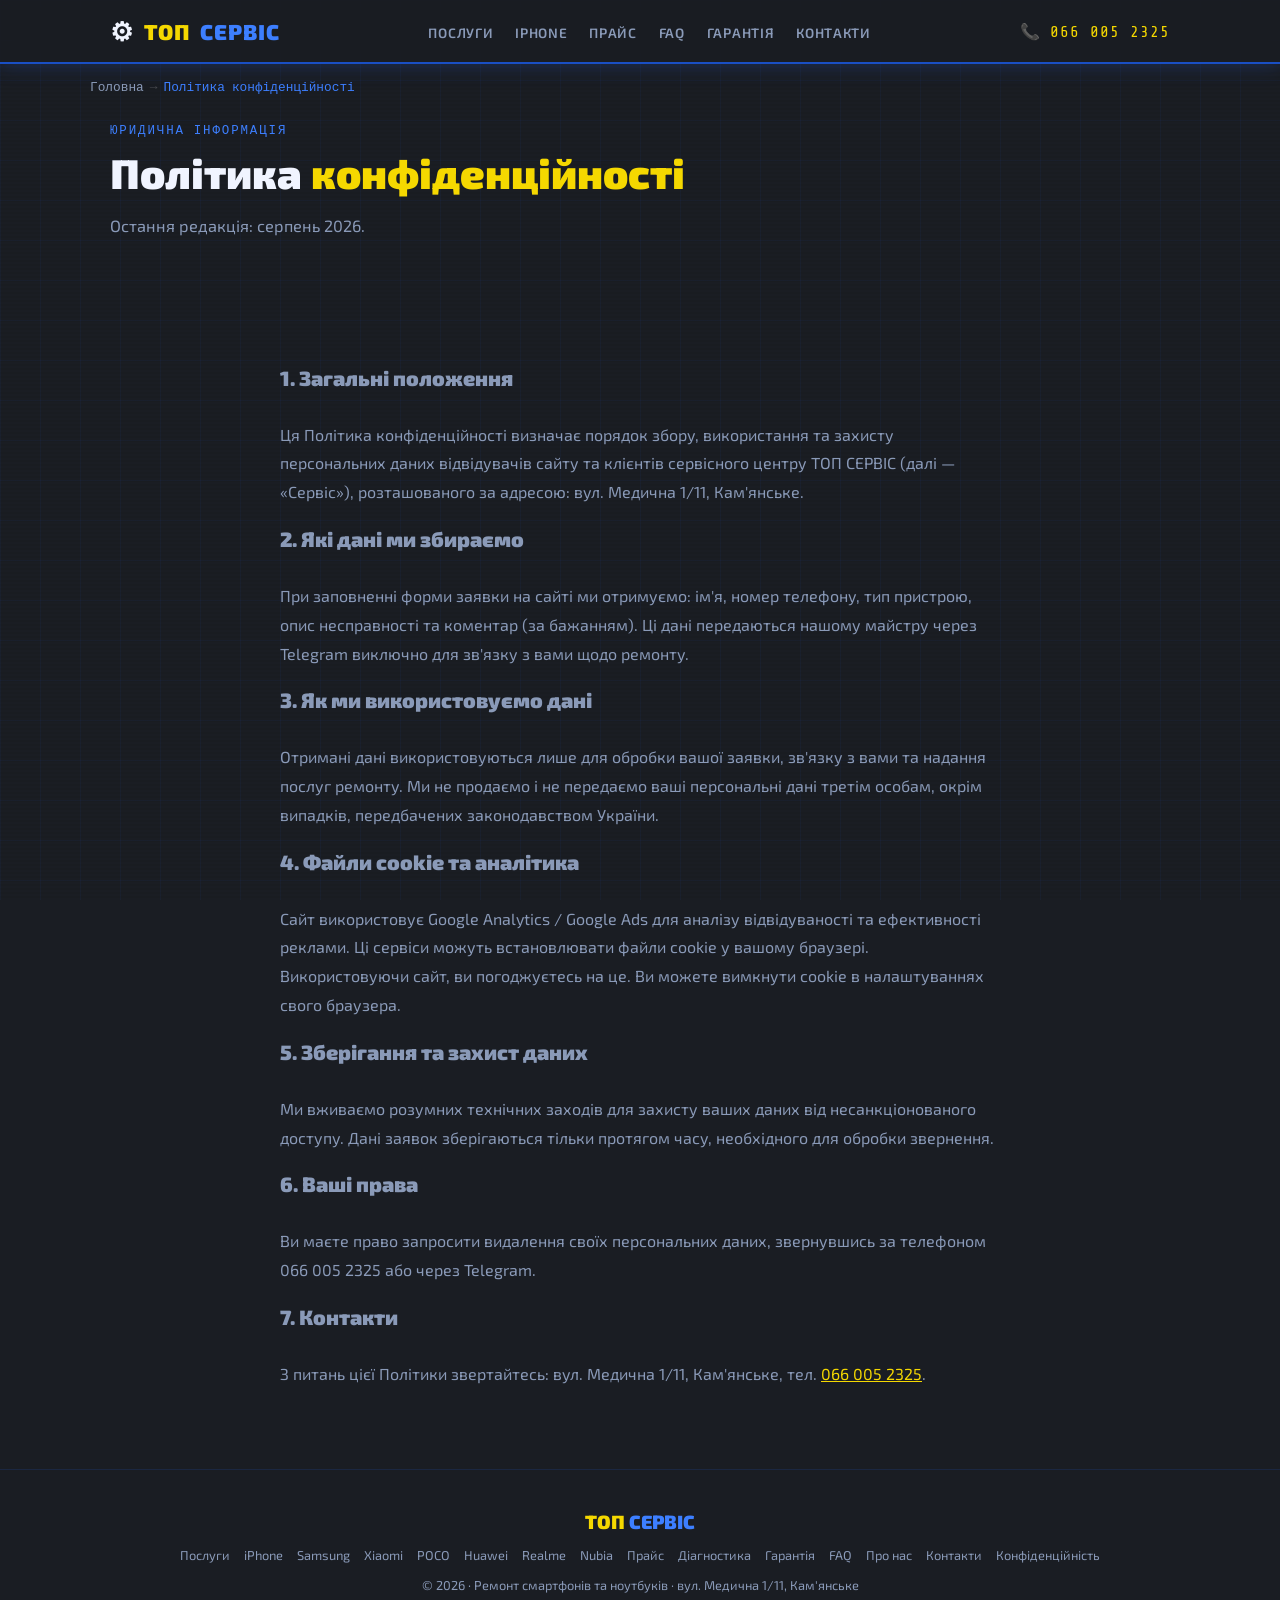
<file: privacy/index.html>
<!DOCTYPE html>
<html lang="uk">
<head>
    <meta charset="UTF-8">
    <meta name="viewport" content="width=device-width, initial-scale=1.0, maximum-scale=1.0">

    <title>Політика конфіденційності | ТОП СЕРВІС</title>
    <meta name="description" content="Політика конфіденційності та обробки персональних даних сервісного центру ТОП СЕРВІС, Кам'янське.">
    <meta name="robots" content="noindex, follow">
    <meta name="author" content="ТОП СЕРВІС">
    <link rel="canonical" href="https://topservice-kamianske.ua/privacy/">

    <meta property="og:title" content="Політика конфіденційності | ТОП СЕРВІС">
    <meta property="og:description" content="Політика конфіденційності та обробки персональних даних сервісного центру ТОП СЕРВІС, Кам'янське.">
    <meta property="og:type" content="website">
    <meta property="og:locale" content="uk_UA">
    <meta property="og:url" content="https://topservice-kamianske.ua/privacy/">
    <meta property="og:site_name" content="ТОП СЕРВІС">
    <meta property="og:image" content="https://topservice-kamianske.ua/assets/og-image.png">
    <meta property="og:image:width" content="1200">
    <meta property="og:image:height" content="630">
    <meta name="twitter:card" content="summary_large_image">
    <meta name="twitter:title" content="Політика конфіденційності | ТОП СЕРВІС">
    <meta name="twitter:description" content="Політика конфіденційності та обробки персональних даних сервісного центру ТОП СЕРВІС, Кам'янське.">
    <meta name="twitter:image" content="https://topservice-kamianske.ua/assets/og-image.png">

    <!-- Local SEO: geo meta tags so Google ties every page to Кам'янське (раніше — Каменське/Дніпродзержинськ) -->
    <meta name="geo.region" content="UA-12">
    <meta name="geo.placename" content="Кам'янське (Каменське), Дніпропетровська область">
    <meta name="geo.position" content="48.5079;34.6109">
    <meta name="ICBM" content="48.5079, 34.6109">

    <meta name="theme-color" content="#1a4fc4">
    <meta name="mobile-web-app-capable" content="yes">
    <meta name="apple-mobile-web-app-capable" content="yes">
    <meta name="apple-mobile-web-app-status-bar-style" content="black-translucent">
    <meta name="apple-mobile-web-app-title" content="ТОП СЕРВІС">
    <link rel="manifest" href="/manifest.json">

    <link rel="preconnect" href="https://fonts.googleapis.com">
    <link rel="preconnect" href="https://fonts.gstatic.com" crossorigin>
    <link href="https://fonts.googleapis.com/css2?family=Exo+2:wght@400;600;700;900&family=Share+Tech+Mono&display=swap" rel="stylesheet">

    <link rel="stylesheet" href="/assets/style.css">

    <script async src="https://www.googletagmanager.com/gtag/js?id=AW-16681727418"></script>
<script>
  window.dataLayer = window.dataLayer || [];
  function gtag(){dataLayer.push(arguments);}
  gtag('js', new Date());
  gtag('config', 'AW-16681727418');
</script>
<script>
  function trackRouteConversion() {
    gtag('event', 'conversion', {'send_to': 'AW-16681727418/tK7NCIunhM0ZELrru5I-'});
  }
</script>
</head>
<body>
<a href="#main-content" class="skip-link">Перейти до основного вмісту</a>

<header>
<nav aria-label="Основна навігація">
  <div class="inner">
    <a href="/" class="nav-logo">
      <span class="gear-icon">⚙</span>
      <span style="color: var(--yellow); font-weight: 900;">ТОП</span>
      <span style="color: var(--blue-glow); font-weight: 900;">СЕРВІС</span>
    </a>
    <ul class="nav-links">
      <li><a href="/services/">Послуги</a></li>
      <li><a href="/iphone/">iPhone</a></li>
      <li><a href="/prices/">Прайс</a></li>
      <li><a href="/faq/">FAQ</a></li>
      <li><a href="/warranty/">Гарантія</a></li>
      <li><a href="/contacts/">Контакти</a></li>
    </ul>
    <a href="tel:0660052325" class="nav-phone" style="display:none" id="navPhone">📞 066 005 2325</a>
    <button class="hamburger" id="hamburger" onclick="toggleMenu()" aria-label="Меню" aria-expanded="false" aria-controls="mobileMenu">
      <span></span><span></span><span></span>
    </button>
  </div>
</nav>

<nav class="mobile-menu" id="mobileMenu" aria-label="Мобільна навігація">
  <a href="/services/" onclick="closeMenu()">Послуги</a>
  <a href="/iphone/" onclick="closeMenu()">iPhone</a>
  <a href="/prices/" onclick="closeMenu()">Прайс</a>
  <a href="/faq/" onclick="closeMenu()">FAQ</a>
  <a href="/warranty/" onclick="closeMenu()">Гарантія</a>
  <a href="/contacts/" onclick="closeMenu()">Контакти</a>
  <a href="tel:0660052325" class="m-phone" onclick="closeMenu()">066 005 2325</a>
</nav>
</header>

<button class="scroll-top" id="scrollTopBtn" onclick="scrollToTop()" aria-label="Нагору">↑</button>

<div class="sticky-cta" id="stickyCta">
  <a href="tel:0660052325" class="sticky-cta-btn sticky-cta-phone">📞 Call</a>
  <button class="sticky-cta-btn sticky-cta-tg" onclick="openTelegram()">
    <svg viewBox="0 0 24 24" fill="white"><path d="M12 0C5.373 0 0 5.373 0 12s5.373 12 12 12 12-5.373 12-12S18.627 0 12 0zm5.562 8.248-1.97 9.289c-.145.658-.537.818-1.084.508l-3-2.21-1.447 1.394c-.16.16-.295.295-.605.295l.213-3.053 5.56-5.023c.242-.213-.054-.333-.373-.12L8.32 14.26l-2.96-.924c-.643-.204-.657-.643.136-.953l11.57-4.461c.537-.194 1.006.131.836.326z"/></svg>
    TG
  </button>
  <a href="https://www.instagram.com/top_service_dndz?igsh=aWJwcHBuMmZvMjE0" target="_blank" rel="noopener noreferrer" class="sticky-cta-btn sticky-cta-ig">📷 IG</a>
</div>
<div class="container breadcrumbs"><a href="/">Головна</a><span class="sep">→</span><span class="current">Політика конфіденційності</span></div><main id="main-content">
<section class="page-hero">
  <div class="container">
    <div class="section-label">юридична інформація</div>
    <h1>Політика <span>конфіденційності</span></h1>
    <p class="lede">Остання редакція: серпень 2026.</p>
  </div>
</section>

<section id="policy">
  <div class="container" style="max-width:760px;color:var(--text-dim);line-height:1.8;">
    <!-- PLACEHOLDER: цей розділ написано за типовим шаблоном для сервісного центру.
         Перед публікацією власнику бізнесу варто звірити його з реальними реквізитами
         (ФОП/ТОВ, ЄДРПОУ або РНОКПП) та, за потреби, показати юристу. -->

    <h2 class="section-title reveal" style="font-size:1.3rem;">1. Загальні положення</h2>
    <p style="margin-bottom:20px;">Ця Політика конфіденційності визначає порядок збору, використання та захисту персональних даних відвідувачів сайту та клієнтів сервісного центру ТОП СЕРВІС (далі — «Сервіс»), розташованого за адресою: вул. Медична 1/11, Кам'янське.</p>

    <h2 class="section-title reveal" style="font-size:1.3rem;">2. Які дані ми збираємо</h2>
    <p style="margin-bottom:20px;">При заповненні форми заявки на сайті ми отримуємо: ім'я, номер телефону, тип пристрою, опис несправності та коментар (за бажанням). Ці дані передаються нашому майстру через Telegram виключно для зв'язку з вами щодо ремонту.</p>

    <h2 class="section-title reveal" style="font-size:1.3rem;">3. Як ми використовуємо дані</h2>
    <p style="margin-bottom:20px;">Отримані дані використовуються лише для обробки вашої заявки, зв'язку з вами та надання послуг ремонту. Ми не продаємо і не передаємо ваші персональні дані третім особам, окрім випадків, передбачених законодавством України.</p>

    <h2 class="section-title reveal" style="font-size:1.3rem;">4. Файли cookie та аналітика</h2>
    <p style="margin-bottom:20px;">Сайт використовує Google Analytics / Google Ads для аналізу відвідуваності та ефективності реклами. Ці сервіси можуть встановлювати файли cookie у вашому браузері. Використовуючи сайт, ви погоджуєтесь на це. Ви можете вимкнути cookie в налаштуваннях свого браузера.</p>

    <h2 class="section-title reveal" style="font-size:1.3rem;">5. Зберігання та захист даних</h2>
    <p style="margin-bottom:20px;">Ми вживаємо розумних технічних заходів для захисту ваших даних від несанкціонованого доступу. Дані заявок зберігаються тільки протягом часу, необхідного для обробки звернення.</p>

    <h2 class="section-title reveal" style="font-size:1.3rem;">6. Ваші права</h2>
    <p style="margin-bottom:20px;">Ви маєте право запросити видалення своїх персональних даних, звернувшись за телефоном 066 005 2325 або через Telegram.</p>

    <h2 class="section-title reveal" style="font-size:1.3rem;">7. Контакти</h2>
    <p style="margin-bottom:20px;">З питань цієї Політики звертайтесь: вул. Медична 1/11, Кам'янське, тел. <a href="tel:0660052325" style="color:var(--yellow)">066 005 2325</a>.</p>
  </div>
</section>
</main>
<footer>
  <div class="container">
    <div class="footer-logo"><span class="top">ТОП</span> <span class="srv">СЕРВІС</span></div>
    <div class="footer-links">
      <a href="/services/">Послуги</a><a href="/iphone/">iPhone</a><a href="/samsung/">Samsung</a>
      <a href="/xiaomi/">Xiaomi</a><a href="/poco/">POCO</a><a href="/huawei/">Huawei</a>
      <a href="/realme/">Realme</a><a href="/nubia/">Nubia</a>
      <a href="/prices/">Прайс</a><a href="/diagnostics/">Діагностика</a><a href="/warranty/">Гарантія</a><a href="/faq/">FAQ</a>
      <a href="/about/">Про нас</a><a href="/contacts/">Контакти</a><a href="/privacy/">Конфіденційність</a>
    </div>
    <div class="footer-copy">© 2026 · Ремонт смартфонів та ноутбуків · вул. Медична 1/11, Кам'янське</div>
  </div>
</footer>
<script src="/assets/main.js" defer></script>
<script src="/assets/wizard.js" defer></script>
</body>
</html>
</file>
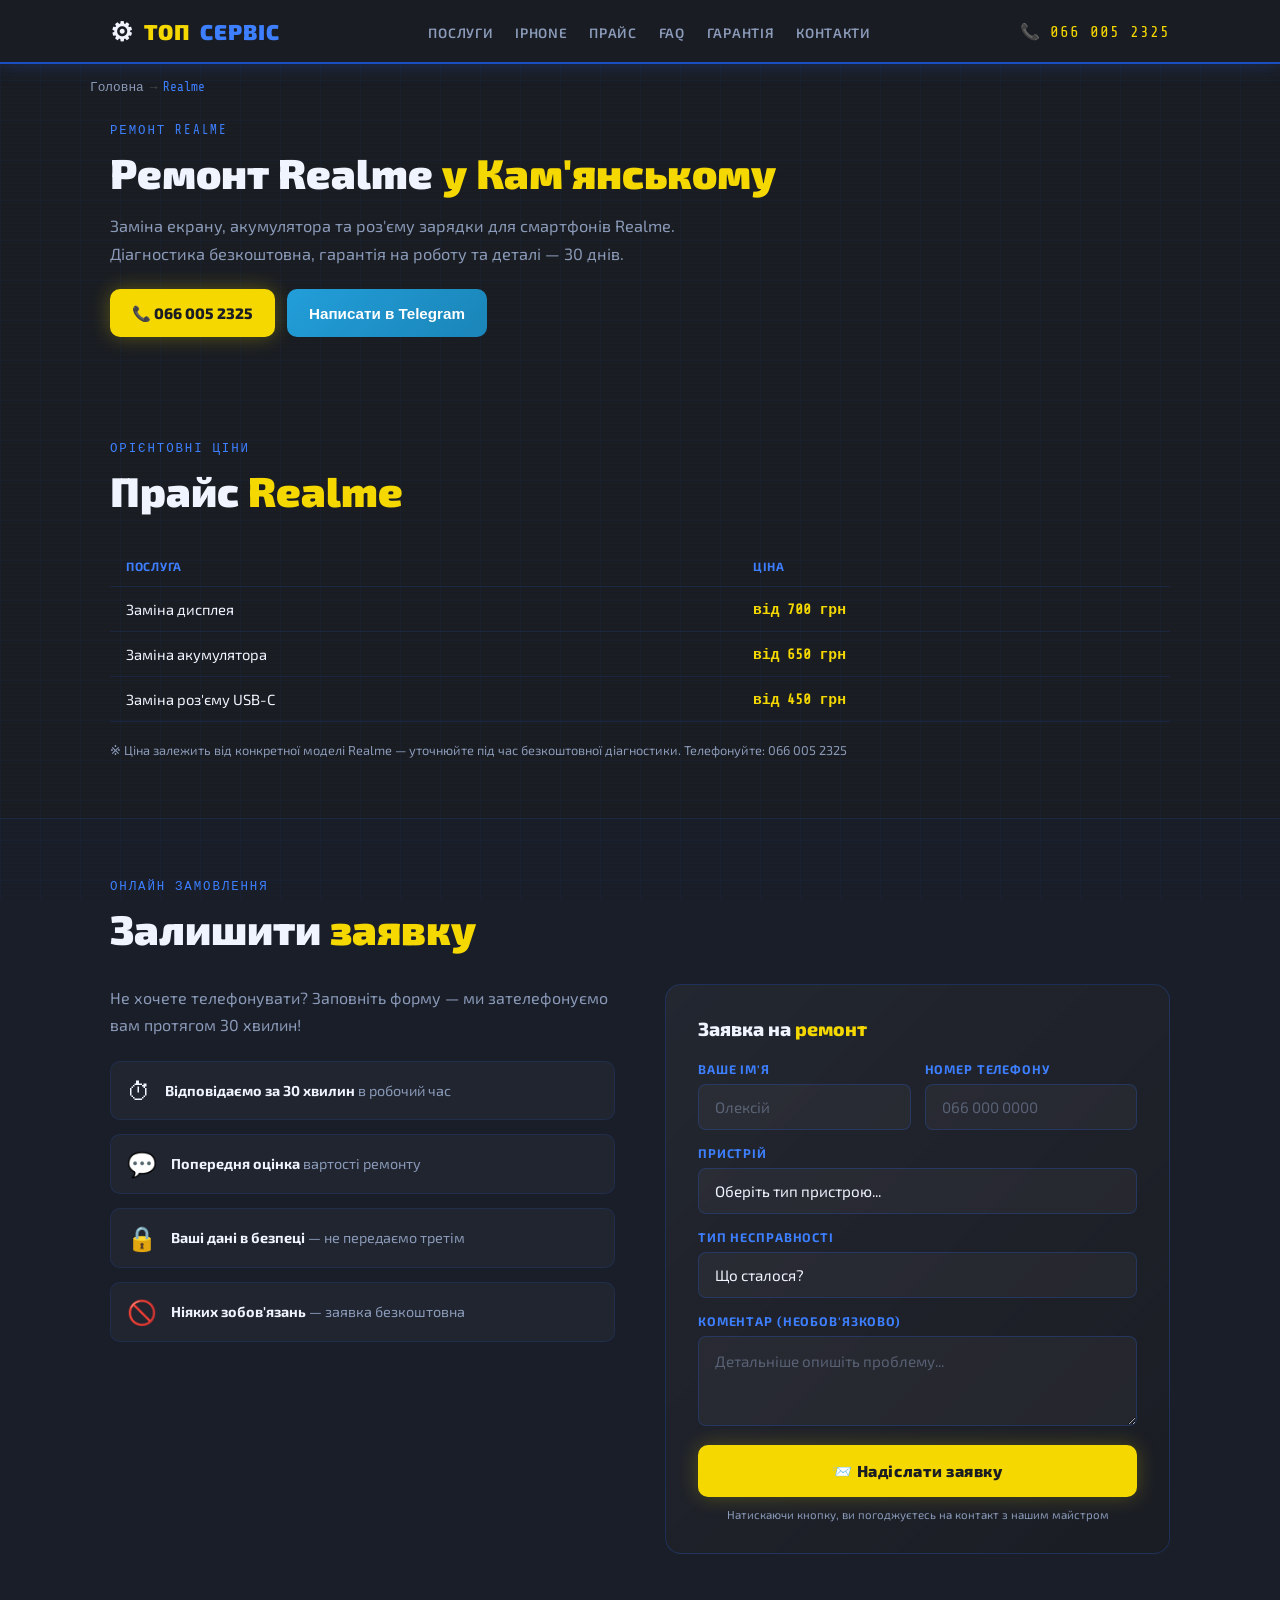
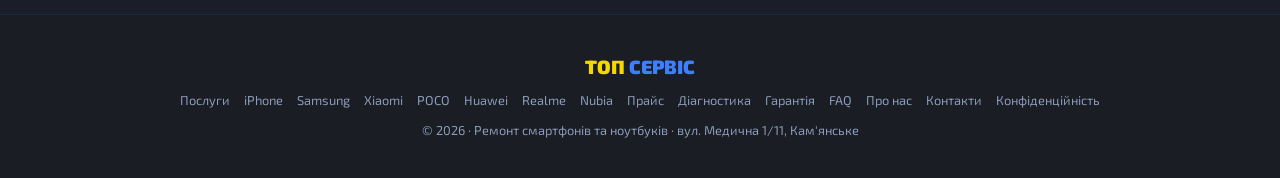
<file: realme/index.html>
<!DOCTYPE html>
<html lang="uk">
<head>
    <meta charset="UTF-8">
    <meta name="viewport" content="width=device-width, initial-scale=1.0, maximum-scale=1.0">

    <title>Ремонт Realme у Кам'янському — ціни | ТОП СЕРВІС</title>
    <meta name="description" content="Ремонт смартфонів Realme: заміна екрану, акумулятора, роз'єму зарядки. Оригінальні запчастини, гарантія 30 днів. Кам'янське, вул. Медична 1/11.">
    <meta name="robots" content="index, follow">
    <meta name="author" content="ТОП СЕРВІС">
    <link rel="canonical" href="https://topservice-kamianske.ua/realme/">

    <meta property="og:title" content="Ремонт Realme у Кам'янському — ціни | ТОП СЕРВІС">
    <meta property="og:description" content="Ремонт смартфонів Realme: заміна екрану, акумулятора, роз'єму зарядки. Оригінальні запчастини, гарантія 30 днів. Кам'янське, вул. Медична 1/11.">
    <meta property="og:type" content="website">
    <meta property="og:locale" content="uk_UA">
    <meta property="og:url" content="https://topservice-kamianske.ua/realme/">
    <meta property="og:site_name" content="ТОП СЕРВІС">
    <meta property="og:image" content="https://topservice-kamianske.ua/assets/og-image.png">
    <meta property="og:image:width" content="1200">
    <meta property="og:image:height" content="630">
    <meta name="twitter:card" content="summary_large_image">
    <meta name="twitter:title" content="Ремонт Realme у Кам'янському — ціни | ТОП СЕРВІС">
    <meta name="twitter:description" content="Ремонт смартфонів Realme: заміна екрану, акумулятора, роз'єму зарядки. Оригінальні запчастини, гарантія 30 днів. Кам'янське, вул. Медична 1/11.">
    <meta name="twitter:image" content="https://topservice-kamianske.ua/assets/og-image.png">

    <!-- Local SEO: geo meta tags so Google ties every page to Кам'янське (раніше — Каменське/Дніпродзержинськ) -->
    <meta name="geo.region" content="UA-12">
    <meta name="geo.placename" content="Кам'янське (Каменське), Дніпропетровська область">
    <meta name="geo.position" content="48.5079;34.6109">
    <meta name="ICBM" content="48.5079, 34.6109">

    <meta name="theme-color" content="#1a4fc4">
    <meta name="mobile-web-app-capable" content="yes">
    <meta name="apple-mobile-web-app-capable" content="yes">
    <meta name="apple-mobile-web-app-status-bar-style" content="black-translucent">
    <meta name="apple-mobile-web-app-title" content="ТОП СЕРВІС">
    <link rel="manifest" href="/manifest.json">

    <link rel="preconnect" href="https://fonts.googleapis.com">
    <link rel="preconnect" href="https://fonts.gstatic.com" crossorigin>
    <link href="https://fonts.googleapis.com/css2?family=Exo+2:wght@400;600;700;900&family=Share+Tech+Mono&display=swap" rel="stylesheet">

    <link rel="stylesheet" href="/assets/style.css">

    <script async src="https://www.googletagmanager.com/gtag/js?id=AW-16681727418"></script>
<script>
  window.dataLayer = window.dataLayer || [];
  function gtag(){dataLayer.push(arguments);}
  gtag('js', new Date());
  gtag('config', 'AW-16681727418');
</script>
<script>
  function trackRouteConversion() {
    gtag('event', 'conversion', {'send_to': 'AW-16681727418/tK7NCIunhM0ZELrru5I-'});
  }
</script>
<script type="application/ld+json">{"@context": "https://schema.org", "@type": "BreadcrumbList", "itemListElement": [{"@type": "ListItem", "position": 1, "name": "Головна", "item": "https://topservice-kamianske.ua/"}, {"@type": "ListItem", "position": 2, "name": "Realme", "item": "https://topservice-kamianske.ua/realme/"}]}</script>
</head>
<body>
<a href="#main-content" class="skip-link">Перейти до основного вмісту</a>

<header>
<nav aria-label="Основна навігація">
  <div class="inner">
    <a href="/" class="nav-logo">
      <span class="gear-icon">⚙</span>
      <span style="color: var(--yellow); font-weight: 900;">ТОП</span>
      <span style="color: var(--blue-glow); font-weight: 900;">СЕРВІС</span>
    </a>
    <ul class="nav-links">
      <li><a href="/services/">Послуги</a></li>
      <li><a href="/iphone/">iPhone</a></li>
      <li><a href="/prices/">Прайс</a></li>
      <li><a href="/faq/">FAQ</a></li>
      <li><a href="/warranty/">Гарантія</a></li>
      <li><a href="/contacts/">Контакти</a></li>
    </ul>
    <a href="tel:0660052325" class="nav-phone" style="display:none" id="navPhone">📞 066 005 2325</a>
    <button class="hamburger" id="hamburger" onclick="toggleMenu()" aria-label="Меню" aria-expanded="false" aria-controls="mobileMenu">
      <span></span><span></span><span></span>
    </button>
  </div>
</nav>

<nav class="mobile-menu" id="mobileMenu" aria-label="Мобільна навігація">
  <a href="/services/" onclick="closeMenu()">Послуги</a>
  <a href="/iphone/" onclick="closeMenu()">iPhone</a>
  <a href="/prices/" onclick="closeMenu()">Прайс</a>
  <a href="/faq/" onclick="closeMenu()">FAQ</a>
  <a href="/warranty/" onclick="closeMenu()">Гарантія</a>
  <a href="/contacts/" onclick="closeMenu()">Контакти</a>
  <a href="tel:0660052325" class="m-phone" onclick="closeMenu()">066 005 2325</a>
</nav>
</header>

<button class="scroll-top" id="scrollTopBtn" onclick="scrollToTop()" aria-label="Нагору">↑</button>

<div class="sticky-cta" id="stickyCta">
  <a href="tel:0660052325" class="sticky-cta-btn sticky-cta-phone">📞 Call</a>
  <button class="sticky-cta-btn sticky-cta-tg" onclick="openTelegram()">
    <svg viewBox="0 0 24 24" fill="white"><path d="M12 0C5.373 0 0 5.373 0 12s5.373 12 12 12 12-5.373 12-12S18.627 0 12 0zm5.562 8.248-1.97 9.289c-.145.658-.537.818-1.084.508l-3-2.21-1.447 1.394c-.16.16-.295.295-.605.295l.213-3.053 5.56-5.023c.242-.213-.054-.333-.373-.12L8.32 14.26l-2.96-.924c-.643-.204-.657-.643.136-.953l11.57-4.461c.537-.194 1.006.131.836.326z"/></svg>
    TG
  </button>
  <a href="https://www.instagram.com/top_service_dndz?igsh=aWJwcHBuMmZvMjE0" target="_blank" rel="noopener noreferrer" class="sticky-cta-btn sticky-cta-ig">📷 IG</a>
</div>
<div class="container breadcrumbs"><a href="/">Головна</a><span class="sep">→</span><span class="current">Realme</span></div><main id="main-content">
<section class="page-hero">
  <div class="container">
    <div class="section-label">ремонт realme</div>
    <h1>Ремонт Realme <span>у Кам'янському</span></h1>
    <p class="lede">Заміна екрану, акумулятора та роз'єму зарядки для смартфонів Realme. Діагностика безкоштовна, гарантія на роботу та деталі — 30 днів.</p>
    <div class="hero-cta">
      <a href="tel:0660052325" class="btn-primary">📞 066 005 2325</a>
      <button class="btn-telegram" onclick="openTelegram()">Написати в Telegram</button>
    </div>
  </div>
</section>

<section id="price">
  <div class="container">
    <div class="section-label">орієнтовні ціни</div>
    <h2 class="section-title reveal">Прайс <span>Realme</span></h2>
    <table class="spec-table reveal">
      <tr><th>Послуга</th><th>Ціна</th></tr>
      <tr><td>Заміна дисплея</td><td class="price">від 700 грн</td></tr>
      <tr><td>Заміна акумулятора</td><td class="price">від 650 грн</td></tr>
      <tr><td>Заміна роз'єму USB-C</td><td class="price">від 450 грн</td></tr>
    </table>
    <div class="spec-note">※ Ціна залежить від конкретної моделі Realme — уточнюйте під час безкоштовної діагностики. Телефонуйте: 066 005 2325</div>
  </div>
</section>

<section id="order">
  <div class="container">
    <div class="section-label">онлайн замовлення</div>
    <h2 class="section-title reveal">Залишити <span>заявку</span></h2>
    <div class="order-wrap">
      <div class="order-info reveal">
        <p style="color:var(--text-dim);line-height:1.7;margin-bottom:10px;">
          Не хочете телефонувати? Заповніть форму — ми зателефонуємо вам протягом 30 хвилин!
        </p>
        <div class="order-perks">
          <div class="order-perk"><div class="order-perk-icon">⏱</div><div class="order-perk-text"><strong>Відповідаємо за 30 хвилин</strong> в робочий час</div></div>
          <div class="order-perk"><div class="order-perk-icon">💬</div><div class="order-perk-text"><strong>Попередня оцінка</strong> вартості ремонту</div></div>
          <div class="order-perk"><div class="order-perk-icon">🔒</div><div class="order-perk-text"><strong>Ваші дані в безпеці</strong> — не передаємо третім</div></div>
          <div class="order-perk"><div class="order-perk-icon">🚫</div><div class="order-perk-text"><strong>Ніяких зобов'язань</strong> — заявка безкоштовна</div></div>
        </div>
      </div>
      <div class="order-form-box reveal">
        <div class="form-title">Заявка на <span>ремонт</span></div>
        <div id="orderFormInner">
          <div class="form-row">
            <div class="form-group">
              <label class="form-label" for="fname">Ваше ім'я</label>
              <input class="form-control" type="text" id="fname" placeholder="Олексій" autocomplete="given-name">
            </div>
            <div class="form-group">
              <label class="form-label" for="fphone">Номер телефону</label>
              <input class="form-control" type="tel" id="fphone" placeholder="066 000 0000" autocomplete="tel">
            </div>
          </div>
          <div class="form-group">
            <label class="form-label" for="fdevice">Пристрій</label>
            <select class="form-control" id="fdevice">
              <option value="" disabled selected>Оберіть тип пристрою...</option>
              <option>iPhone</option><option>Samsung</option><option>Xiaomi / Redmi</option><option>POCO</option>
              <option>Realme</option><option>Huawei</option><option>Nubia / Red Magic</option><option>Oppo</option>
              <option>Ноутбук</option><option>Інший смартфон</option>
            </select>
          </div>
          <div class="form-group">
            <label class="form-label" for="fproblem">Тип несправності</label>
            <select class="form-control" id="fproblem">
              <option value="" disabled selected>Що сталося?</option>
              <option>Розбитий екран / скло</option><option>Не заряджається</option>
              <option>Швидко розряджається</option><option>Не вмикається</option>
              <option>Потрапила вода</option><option>Не працює камера</option>
              <option>Не працює динамік / мікрофон</option><option>Інша несправність</option>
            </select>
          </div>
          <div class="form-group">
            <label class="form-label" for="fcomment">Коментар (необов'язково)</label>
            <textarea class="form-control" id="fcomment" placeholder="Детальніше опишіть проблему..."></textarea>
          </div>
          <input type="text" id="fwebsite" name="website" autocomplete="off" tabindex="-1" style="position:absolute;left:-9999px;width:1px;height:1px;opacity:0;" aria-hidden="true">
          <button class="btn-submit" id="submitBtn" onclick="submitForm()">📨 Надіслати заявку</button>
          <div class="form-note">Натискаючи кнопку, ви погоджуєтесь на контакт з нашим майстром</div>
        </div>
        <div class="form-loading" id="formLoading"><div class="spinner"></div><div class="form-loading-text">Надіслання заявки...</div></div>
        <div class="form-success" id="formSuccess">
          <div class="success-icon">✅</div>
          <div class="success-title">Заявку отримано!</div>
          <div class="success-sub">Дякуємо, <strong id="successName"></strong>!<br>Ми зателефонуємо вам на <strong id="successPhone"></strong><br>протягом 30 хвилин у робочий час.<br><br>Контакт: <a href="tel:0660052325" style="color:var(--yellow)">066 005 2325</a></div>
        </div>
      </div>
    </div>
  </div>
</section>

</main>
<footer>
  <div class="container">
    <div class="footer-logo"><span class="top">ТОП</span> <span class="srv">СЕРВІС</span></div>
    <div class="footer-links">
      <a href="/services/">Послуги</a><a href="/iphone/">iPhone</a><a href="/samsung/">Samsung</a>
      <a href="/xiaomi/">Xiaomi</a><a href="/poco/">POCO</a><a href="/huawei/">Huawei</a>
      <a href="/realme/">Realme</a><a href="/nubia/">Nubia</a>
      <a href="/prices/">Прайс</a><a href="/diagnostics/">Діагностика</a><a href="/warranty/">Гарантія</a><a href="/faq/">FAQ</a>
      <a href="/about/">Про нас</a><a href="/contacts/">Контакти</a><a href="/privacy/">Конфіденційність</a>
    </div>
    <div class="footer-copy">© 2026 · Ремонт смартфонів та ноутбуків · вул. Медична 1/11, Кам'янське</div>
  </div>
</footer>
<script src="/assets/main.js" defer></script>
<script src="/assets/wizard.js" defer></script>
</body>
</html>
</file>
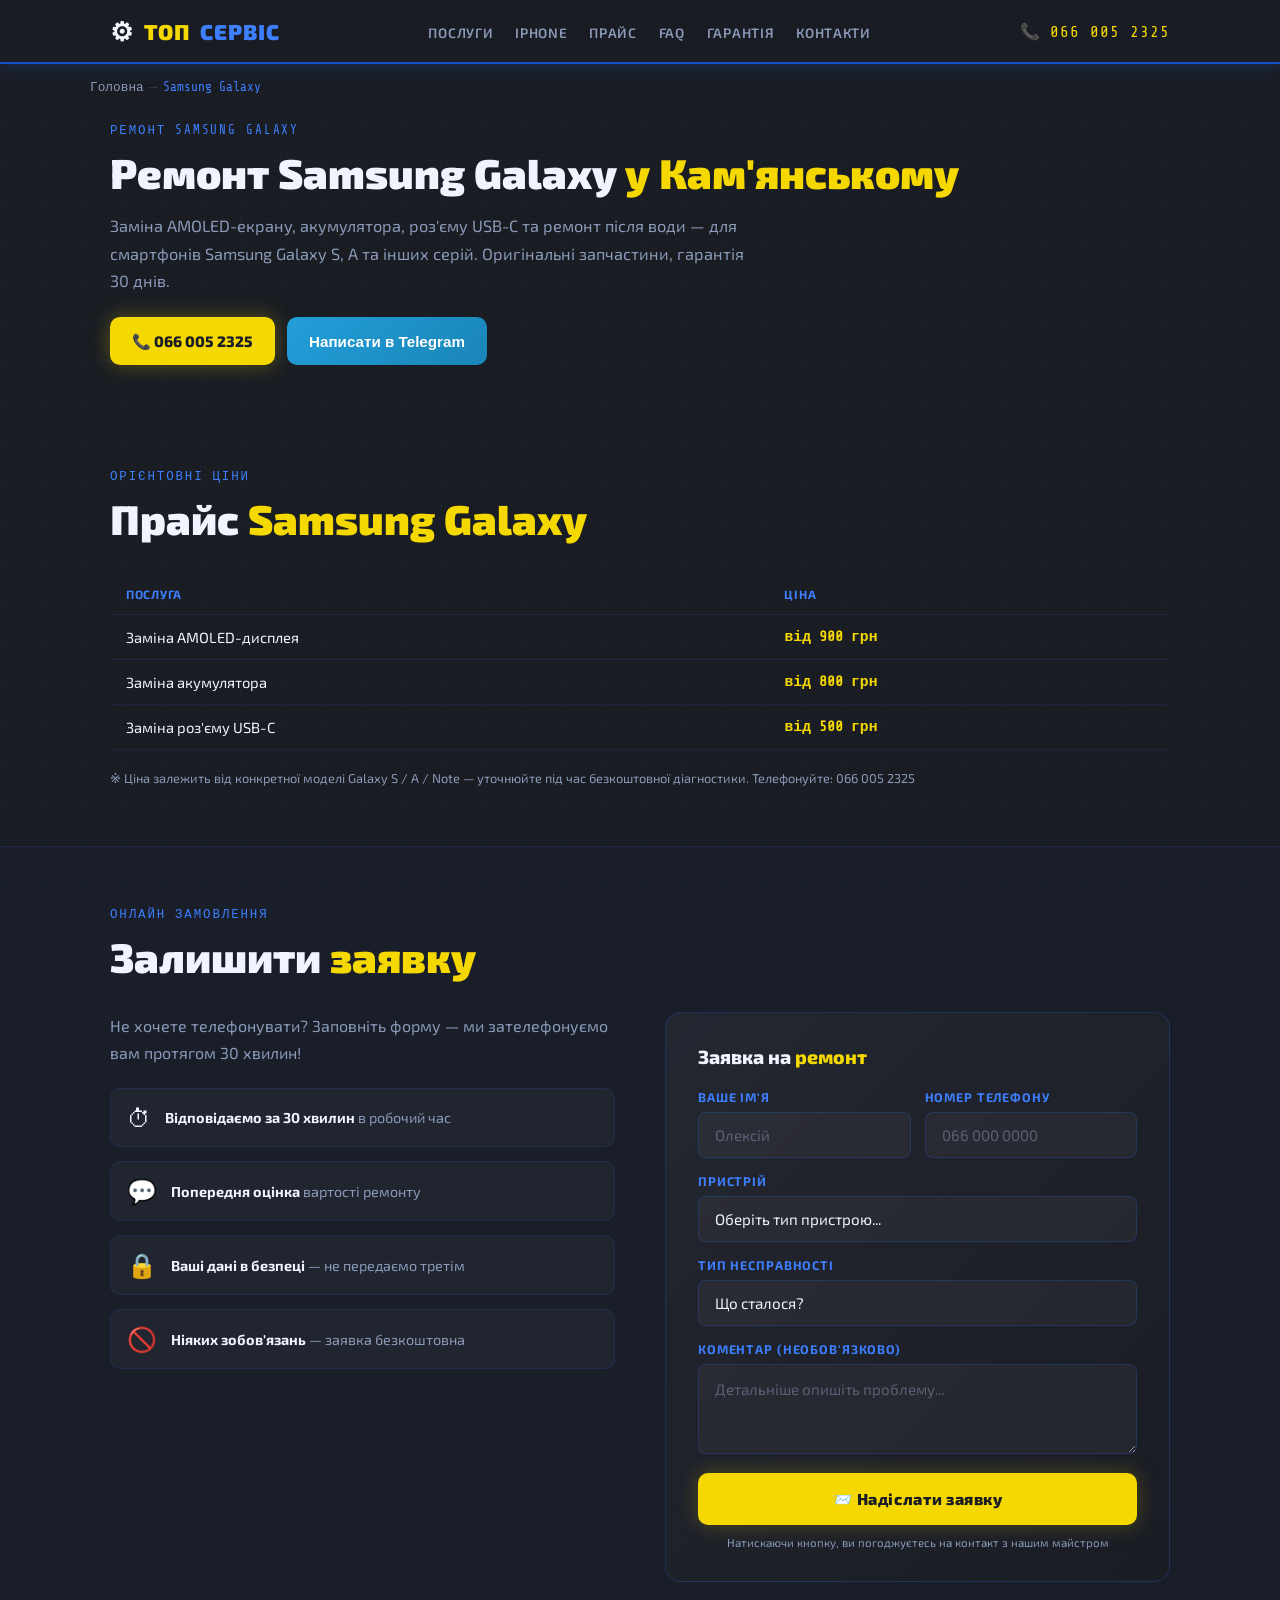
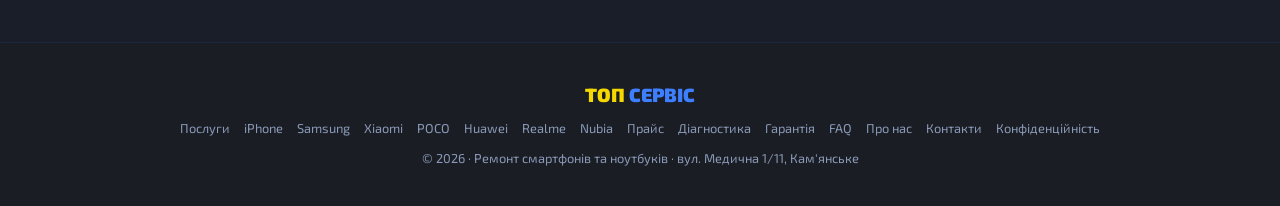
<file: samsung/index.html>
<!DOCTYPE html>
<html lang="uk">
<head>
    <meta charset="UTF-8">
    <meta name="viewport" content="width=device-width, initial-scale=1.0, maximum-scale=1.0">

    <title>Ремонт Samsung Galaxy у Кам'янському — ціни | ТОП СЕРВІС</title>
    <meta name="description" content="Ремонт смартфонів Samsung Galaxy: заміна екрану, акумулятора, роз'єму зарядки. Оригінальні запчастини, гарантія 30 днів. Кам'янське, вул. Медична 1/11.">
    <meta name="robots" content="index, follow">
    <meta name="author" content="ТОП СЕРВІС">
    <link rel="canonical" href="https://topservice-kamianske.ua/samsung/">

    <meta property="og:title" content="Ремонт Samsung Galaxy у Кам'янському — ціни | ТОП СЕРВІС">
    <meta property="og:description" content="Ремонт смартфонів Samsung Galaxy: заміна екрану, акумулятора, роз'єму зарядки. Оригінальні запчастини, гарантія 30 днів. Кам'янське, вул. Медична 1/11.">
    <meta property="og:type" content="website">
    <meta property="og:locale" content="uk_UA">
    <meta property="og:url" content="https://topservice-kamianske.ua/samsung/">
    <meta property="og:site_name" content="ТОП СЕРВІС">
    <meta property="og:image" content="https://topservice-kamianske.ua/assets/og-image.png">
    <meta property="og:image:width" content="1200">
    <meta property="og:image:height" content="630">
    <meta name="twitter:card" content="summary_large_image">
    <meta name="twitter:title" content="Ремонт Samsung Galaxy у Кам'янському — ціни | ТОП СЕРВІС">
    <meta name="twitter:description" content="Ремонт смартфонів Samsung Galaxy: заміна екрану, акумулятора, роз'єму зарядки. Оригінальні запчастини, гарантія 30 днів. Кам'янське, вул. Медична 1/11.">
    <meta name="twitter:image" content="https://topservice-kamianske.ua/assets/og-image.png">

    <!-- Local SEO: geo meta tags so Google ties every page to Кам'янське (раніше — Каменське/Дніпродзержинськ) -->
    <meta name="geo.region" content="UA-12">
    <meta name="geo.placename" content="Кам'янське (Каменське), Дніпропетровська область">
    <meta name="geo.position" content="48.5079;34.6109">
    <meta name="ICBM" content="48.5079, 34.6109">

    <meta name="theme-color" content="#1a4fc4">
    <meta name="mobile-web-app-capable" content="yes">
    <meta name="apple-mobile-web-app-capable" content="yes">
    <meta name="apple-mobile-web-app-status-bar-style" content="black-translucent">
    <meta name="apple-mobile-web-app-title" content="ТОП СЕРВІС">
    <link rel="manifest" href="/manifest.json">

    <link rel="preconnect" href="https://fonts.googleapis.com">
    <link rel="preconnect" href="https://fonts.gstatic.com" crossorigin>
    <link href="https://fonts.googleapis.com/css2?family=Exo+2:wght@400;600;700;900&family=Share+Tech+Mono&display=swap" rel="stylesheet">

    <link rel="stylesheet" href="/assets/style.css">

    <script async src="https://www.googletagmanager.com/gtag/js?id=AW-16681727418"></script>
<script>
  window.dataLayer = window.dataLayer || [];
  function gtag(){dataLayer.push(arguments);}
  gtag('js', new Date());
  gtag('config', 'AW-16681727418');
</script>
<script>
  function trackRouteConversion() {
    gtag('event', 'conversion', {'send_to': 'AW-16681727418/tK7NCIunhM0ZELrru5I-'});
  }
</script>
<script type="application/ld+json">{"@context": "https://schema.org", "@type": "BreadcrumbList", "itemListElement": [{"@type": "ListItem", "position": 1, "name": "Головна", "item": "https://topservice-kamianske.ua/"}, {"@type": "ListItem", "position": 2, "name": "Samsung Galaxy", "item": "https://topservice-kamianske.ua/samsung/"}]}</script>
</head>
<body>
<a href="#main-content" class="skip-link">Перейти до основного вмісту</a>

<header>
<nav aria-label="Основна навігація">
  <div class="inner">
    <a href="/" class="nav-logo">
      <span class="gear-icon">⚙</span>
      <span style="color: var(--yellow); font-weight: 900;">ТОП</span>
      <span style="color: var(--blue-glow); font-weight: 900;">СЕРВІС</span>
    </a>
    <ul class="nav-links">
      <li><a href="/services/">Послуги</a></li>
      <li><a href="/iphone/">iPhone</a></li>
      <li><a href="/prices/">Прайс</a></li>
      <li><a href="/faq/">FAQ</a></li>
      <li><a href="/warranty/">Гарантія</a></li>
      <li><a href="/contacts/">Контакти</a></li>
    </ul>
    <a href="tel:0660052325" class="nav-phone" style="display:none" id="navPhone">📞 066 005 2325</a>
    <button class="hamburger" id="hamburger" onclick="toggleMenu()" aria-label="Меню" aria-expanded="false" aria-controls="mobileMenu">
      <span></span><span></span><span></span>
    </button>
  </div>
</nav>

<nav class="mobile-menu" id="mobileMenu" aria-label="Мобільна навігація">
  <a href="/services/" onclick="closeMenu()">Послуги</a>
  <a href="/iphone/" onclick="closeMenu()">iPhone</a>
  <a href="/prices/" onclick="closeMenu()">Прайс</a>
  <a href="/faq/" onclick="closeMenu()">FAQ</a>
  <a href="/warranty/" onclick="closeMenu()">Гарантія</a>
  <a href="/contacts/" onclick="closeMenu()">Контакти</a>
  <a href="tel:0660052325" class="m-phone" onclick="closeMenu()">066 005 2325</a>
</nav>
</header>

<button class="scroll-top" id="scrollTopBtn" onclick="scrollToTop()" aria-label="Нагору">↑</button>

<div class="sticky-cta" id="stickyCta">
  <a href="tel:0660052325" class="sticky-cta-btn sticky-cta-phone">📞 Call</a>
  <button class="sticky-cta-btn sticky-cta-tg" onclick="openTelegram()">
    <svg viewBox="0 0 24 24" fill="white"><path d="M12 0C5.373 0 0 5.373 0 12s5.373 12 12 12 12-5.373 12-12S18.627 0 12 0zm5.562 8.248-1.97 9.289c-.145.658-.537.818-1.084.508l-3-2.21-1.447 1.394c-.16.16-.295.295-.605.295l.213-3.053 5.56-5.023c.242-.213-.054-.333-.373-.12L8.32 14.26l-2.96-.924c-.643-.204-.657-.643.136-.953l11.57-4.461c.537-.194 1.006.131.836.326z"/></svg>
    TG
  </button>
  <a href="https://www.instagram.com/top_service_dndz?igsh=aWJwcHBuMmZvMjE0" target="_blank" rel="noopener noreferrer" class="sticky-cta-btn sticky-cta-ig">📷 IG</a>
</div>
<div class="container breadcrumbs"><a href="/">Головна</a><span class="sep">→</span><span class="current">Samsung Galaxy</span></div><main id="main-content">
<section class="page-hero">
  <div class="container">
    <div class="section-label">ремонт samsung galaxy</div>
    <h1>Ремонт Samsung Galaxy <span>у Кам'янському</span></h1>
    <p class="lede">Заміна AMOLED-екрану, акумулятора, роз'єму USB-C та ремонт після води — для смартфонів Samsung Galaxy S, A та інших серій. Оригінальні запчастини, гарантія 30 днів.</p>
    <div class="hero-cta">
      <a href="tel:0660052325" class="btn-primary">📞 066 005 2325</a>
      <button class="btn-telegram" onclick="openTelegram()">Написати в Telegram</button>
    </div>
  </div>
</section>

<section id="price">
  <div class="container">
    <div class="section-label">орієнтовні ціни</div>
    <h2 class="section-title reveal">Прайс <span>Samsung Galaxy</span></h2>
    <table class="spec-table reveal">
      <tr><th>Послуга</th><th>Ціна</th></tr>
      <tr><td>Заміна AMOLED-дисплея</td><td class="price">від 900 грн</td></tr>
      <tr><td>Заміна акумулятора</td><td class="price">від 800 грн</td></tr>
      <tr><td>Заміна роз'єму USB-C</td><td class="price">від 500 грн</td></tr>
    </table>
    <div class="spec-note">※ Ціна залежить від конкретної моделі Galaxy S / A / Note — уточнюйте під час безкоштовної діагностики. Телефонуйте: 066 005 2325</div>
  </div>
</section>

<section id="order">
  <div class="container">
    <div class="section-label">онлайн замовлення</div>
    <h2 class="section-title reveal">Залишити <span>заявку</span></h2>
    <div class="order-wrap">
      <div class="order-info reveal">
        <p style="color:var(--text-dim);line-height:1.7;margin-bottom:10px;">
          Не хочете телефонувати? Заповніть форму — ми зателефонуємо вам протягом 30 хвилин!
        </p>
        <div class="order-perks">
          <div class="order-perk"><div class="order-perk-icon">⏱</div><div class="order-perk-text"><strong>Відповідаємо за 30 хвилин</strong> в робочий час</div></div>
          <div class="order-perk"><div class="order-perk-icon">💬</div><div class="order-perk-text"><strong>Попередня оцінка</strong> вартості ремонту</div></div>
          <div class="order-perk"><div class="order-perk-icon">🔒</div><div class="order-perk-text"><strong>Ваші дані в безпеці</strong> — не передаємо третім</div></div>
          <div class="order-perk"><div class="order-perk-icon">🚫</div><div class="order-perk-text"><strong>Ніяких зобов'язань</strong> — заявка безкоштовна</div></div>
        </div>
      </div>
      <div class="order-form-box reveal">
        <div class="form-title">Заявка на <span>ремонт</span></div>
        <div id="orderFormInner">
          <div class="form-row">
            <div class="form-group">
              <label class="form-label" for="fname">Ваше ім'я</label>
              <input class="form-control" type="text" id="fname" placeholder="Олексій" autocomplete="given-name">
            </div>
            <div class="form-group">
              <label class="form-label" for="fphone">Номер телефону</label>
              <input class="form-control" type="tel" id="fphone" placeholder="066 000 0000" autocomplete="tel">
            </div>
          </div>
          <div class="form-group">
            <label class="form-label" for="fdevice">Пристрій</label>
            <select class="form-control" id="fdevice">
              <option value="" disabled selected>Оберіть тип пристрою...</option>
              <option>iPhone</option><option>Samsung</option><option>Xiaomi / Redmi</option><option>POCO</option>
              <option>Realme</option><option>Huawei</option><option>Nubia / Red Magic</option><option>Oppo</option>
              <option>Ноутбук</option><option>Інший смартфон</option>
            </select>
          </div>
          <div class="form-group">
            <label class="form-label" for="fproblem">Тип несправності</label>
            <select class="form-control" id="fproblem">
              <option value="" disabled selected>Що сталося?</option>
              <option>Розбитий екран / скло</option><option>Не заряджається</option>
              <option>Швидко розряджається</option><option>Не вмикається</option>
              <option>Потрапила вода</option><option>Не працює камера</option>
              <option>Не працює динамік / мікрофон</option><option>Інша несправність</option>
            </select>
          </div>
          <div class="form-group">
            <label class="form-label" for="fcomment">Коментар (необов'язково)</label>
            <textarea class="form-control" id="fcomment" placeholder="Детальніше опишіть проблему..."></textarea>
          </div>
          <input type="text" id="fwebsite" name="website" autocomplete="off" tabindex="-1" style="position:absolute;left:-9999px;width:1px;height:1px;opacity:0;" aria-hidden="true">
          <button class="btn-submit" id="submitBtn" onclick="submitForm()">📨 Надіслати заявку</button>
          <div class="form-note">Натискаючи кнопку, ви погоджуєтесь на контакт з нашим майстром</div>
        </div>
        <div class="form-loading" id="formLoading"><div class="spinner"></div><div class="form-loading-text">Надіслання заявки...</div></div>
        <div class="form-success" id="formSuccess">
          <div class="success-icon">✅</div>
          <div class="success-title">Заявку отримано!</div>
          <div class="success-sub">Дякуємо, <strong id="successName"></strong>!<br>Ми зателефонуємо вам на <strong id="successPhone"></strong><br>протягом 30 хвилин у робочий час.<br><br>Контакт: <a href="tel:0660052325" style="color:var(--yellow)">066 005 2325</a></div>
        </div>
      </div>
    </div>
  </div>
</section>

</main>
<footer>
  <div class="container">
    <div class="footer-logo"><span class="top">ТОП</span> <span class="srv">СЕРВІС</span></div>
    <div class="footer-links">
      <a href="/services/">Послуги</a><a href="/iphone/">iPhone</a><a href="/samsung/">Samsung</a>
      <a href="/xiaomi/">Xiaomi</a><a href="/poco/">POCO</a><a href="/huawei/">Huawei</a>
      <a href="/realme/">Realme</a><a href="/nubia/">Nubia</a>
      <a href="/prices/">Прайс</a><a href="/diagnostics/">Діагностика</a><a href="/warranty/">Гарантія</a><a href="/faq/">FAQ</a>
      <a href="/about/">Про нас</a><a href="/contacts/">Контакти</a><a href="/privacy/">Конфіденційність</a>
    </div>
    <div class="footer-copy">© 2026 · Ремонт смартфонів та ноутбуків · вул. Медична 1/11, Кам'янське</div>
  </div>
</footer>
<script src="/assets/main.js" defer></script>
<script src="/assets/wizard.js" defer></script>
</body>
</html>
</file>
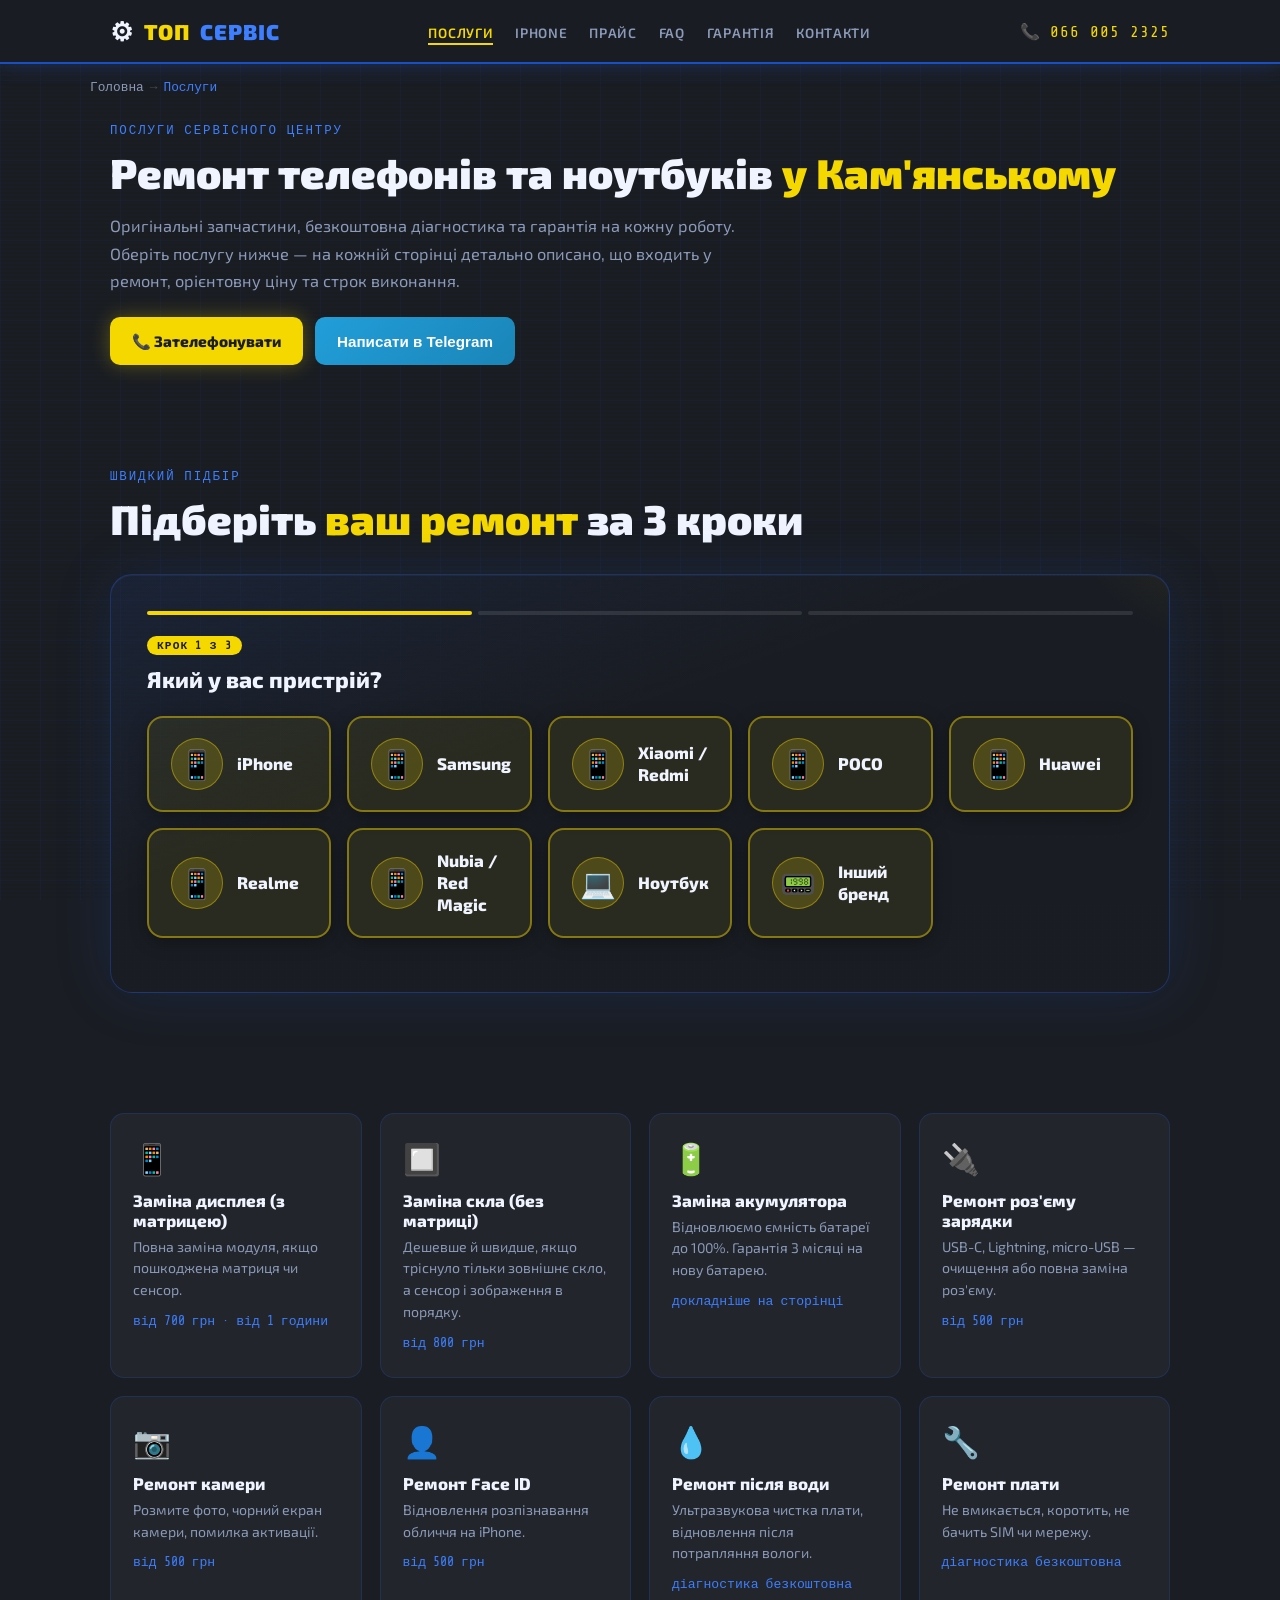
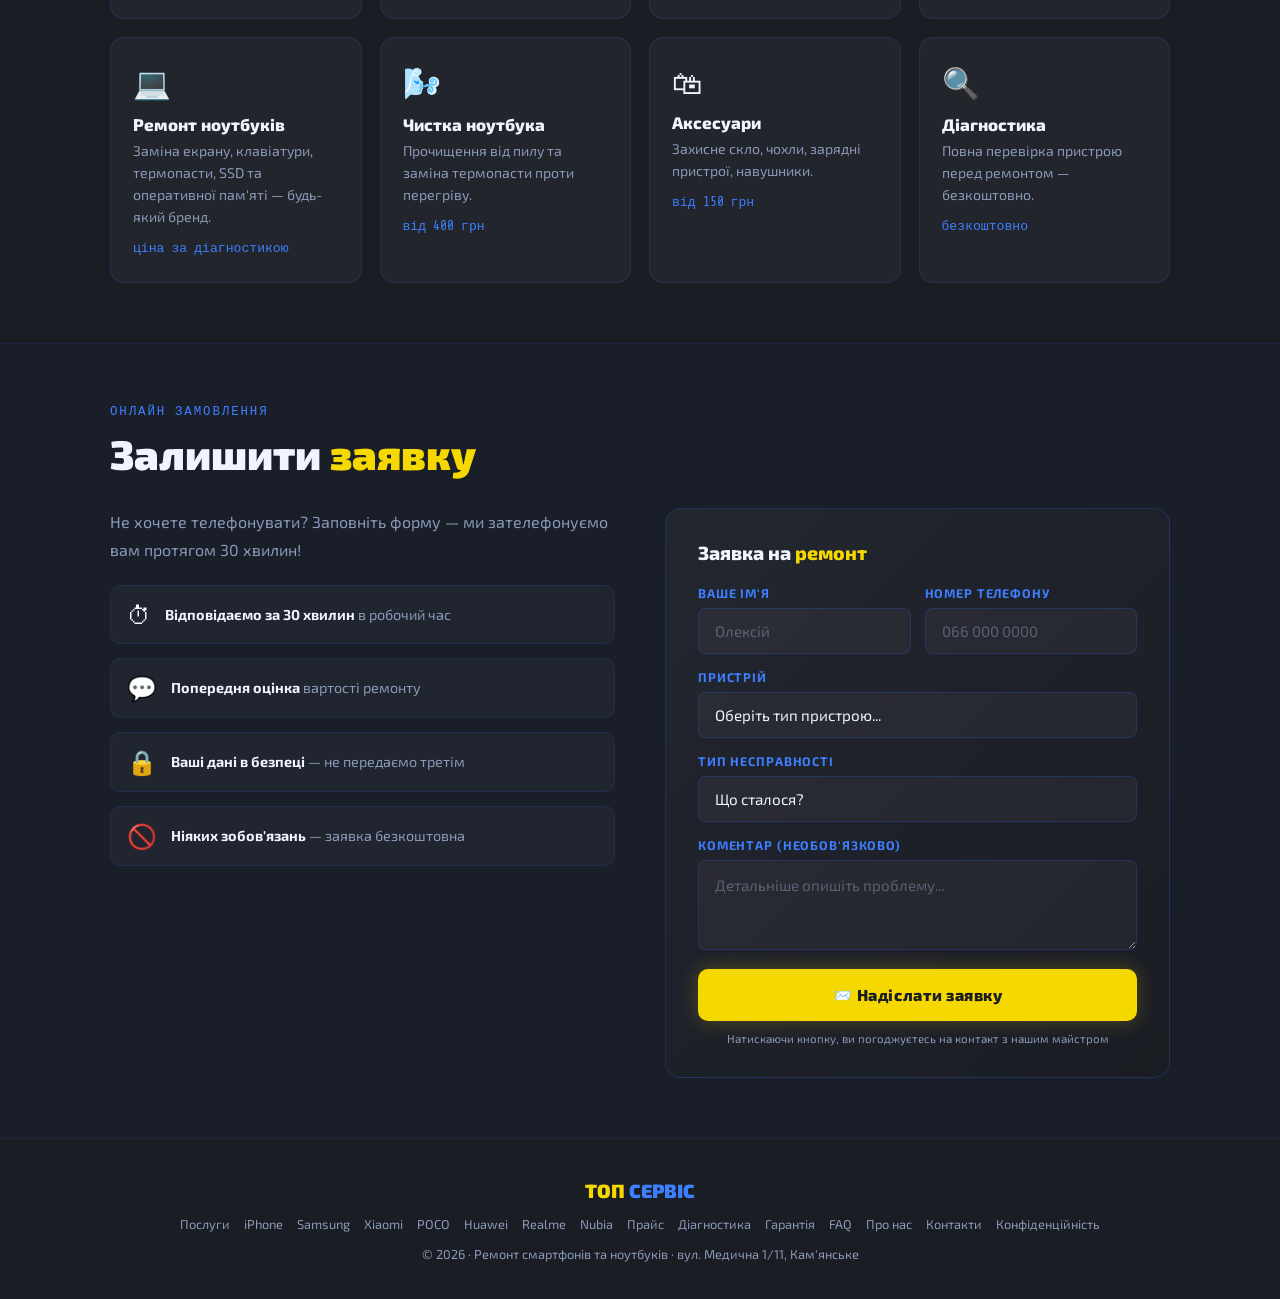
<file: services/index.html>
<!DOCTYPE html>
<html lang="uk">
<head>
    <meta charset="UTF-8">
    <meta name="viewport" content="width=device-width, initial-scale=1.0, maximum-scale=1.0">

    <title>Ремонт телефонів та ноутбуків у Кам'янському — послуги | ТОП СЕРВІС</title>
    <meta name="description" content="Повний перелік послуг сервісного центру ТОП СЕРВІС: заміна екрану, акумулятора, роз'єму зарядки, ремонт ноутбуків. Кам'янське, вул. Медична 1/11.">
    <meta name="robots" content="index, follow">
    <meta name="author" content="ТОП СЕРВІС">
    <link rel="canonical" href="https://topservice-kamianske.ua/services/">

    <meta property="og:title" content="Ремонт телефонів та ноутбуків у Кам'янському — послуги | ТОП СЕРВІС">
    <meta property="og:description" content="Повний перелік послуг сервісного центру ТОП СЕРВІС: заміна екрану, акумулятора, роз'єму зарядки, ремонт ноутбуків. Кам'янське, вул. Медична 1/11.">
    <meta property="og:type" content="website">
    <meta property="og:locale" content="uk_UA">
    <meta property="og:url" content="https://topservice-kamianske.ua/services/">
    <meta property="og:site_name" content="ТОП СЕРВІС">
    <meta property="og:image" content="https://topservice-kamianske.ua/assets/og-image.png">
    <meta property="og:image:width" content="1200">
    <meta property="og:image:height" content="630">
    <meta name="twitter:card" content="summary_large_image">
    <meta name="twitter:title" content="Ремонт телефонів та ноутбуків у Кам'янському — послуги | ТОП СЕРВІС">
    <meta name="twitter:description" content="Повний перелік послуг сервісного центру ТОП СЕРВІС: заміна екрану, акумулятора, роз'єму зарядки, ремонт ноутбуків. Кам'янське, вул. Медична 1/11.">
    <meta name="twitter:image" content="https://topservice-kamianske.ua/assets/og-image.png">

    <!-- Local SEO: geo meta tags so Google ties every page to Кам'янське (раніше — Каменське/Дніпродзержинськ) -->
    <meta name="geo.region" content="UA-12">
    <meta name="geo.placename" content="Кам'янське (Каменське), Дніпропетровська область">
    <meta name="geo.position" content="48.5079;34.6109">
    <meta name="ICBM" content="48.5079, 34.6109">

    <meta name="theme-color" content="#1a4fc4">
    <meta name="mobile-web-app-capable" content="yes">
    <meta name="apple-mobile-web-app-capable" content="yes">
    <meta name="apple-mobile-web-app-status-bar-style" content="black-translucent">
    <meta name="apple-mobile-web-app-title" content="ТОП СЕРВІС">
    <link rel="manifest" href="/manifest.json">

    <link rel="preconnect" href="https://fonts.googleapis.com">
    <link rel="preconnect" href="https://fonts.gstatic.com" crossorigin>
    <link href="https://fonts.googleapis.com/css2?family=Exo+2:wght@400;600;700;900&family=Share+Tech+Mono&display=swap" rel="stylesheet">

    <link rel="stylesheet" href="/assets/style.css">

    <script async src="https://www.googletagmanager.com/gtag/js?id=AW-16681727418"></script>
<script>
  window.dataLayer = window.dataLayer || [];
  function gtag(){dataLayer.push(arguments);}
  gtag('js', new Date());
  gtag('config', 'AW-16681727418');
</script>
<script>
  function trackRouteConversion() {
    gtag('event', 'conversion', {'send_to': 'AW-16681727418/tK7NCIunhM0ZELrru5I-'});
  }
</script>
<script type="application/ld+json">{"@context": "https://schema.org", "@type": "BreadcrumbList", "itemListElement": [{"@type": "ListItem", "position": 1, "name": "Головна", "item": "https://topservice-kamianske.ua/"}, {"@type": "ListItem", "position": 2, "name": "Послуги", "item": "https://topservice-kamianske.ua/services/"}]}</script>
<script type="application/ld+json">{"@context": "https://schema.org", "@type": "ItemList", "itemListElement": [{"@type": "ListItem", "position": 1, "item": {"@type": "Service", "name": "Заміна дисплея", "url": "https://topservice-kamianske.ua/services/screen-replacement/", "areaServed": "Кам'янське", "provider": {"@type": "ElectronicsStore", "name": "ТОП СЕРВІС"}}}, {"@type": "ListItem", "position": 2, "item": {"@type": "Service", "name": "Заміна скла", "url": "https://topservice-kamianske.ua/services/glass-replacement/", "areaServed": "Кам'янське", "provider": {"@type": "ElectronicsStore", "name": "ТОП СЕРВІС"}}}, {"@type": "ListItem", "position": 3, "item": {"@type": "Service", "name": "Заміна акумулятора", "url": "https://topservice-kamianske.ua/services/battery-replacement/", "areaServed": "Кам'янське", "provider": {"@type": "ElectronicsStore", "name": "ТОП СЕРВІС"}}}, {"@type": "ListItem", "position": 4, "item": {"@type": "Service", "name": "Ремонт роз'єму зарядки", "url": "https://topservice-kamianske.ua/services/charging-port/", "areaServed": "Кам'янське", "provider": {"@type": "ElectronicsStore", "name": "ТОП СЕРВІС"}}}, {"@type": "ListItem", "position": 5, "item": {"@type": "Service", "name": "Ремонт камери", "url": "https://topservice-kamianske.ua/services/camera-repair/", "areaServed": "Кам'янське", "provider": {"@type": "ElectronicsStore", "name": "ТОП СЕРВІС"}}}, {"@type": "ListItem", "position": 6, "item": {"@type": "Service", "name": "Ремонт Face ID", "url": "https://topservice-kamianske.ua/services/face-id/", "areaServed": "Кам'янське", "provider": {"@type": "ElectronicsStore", "name": "ТОП СЕРВІС"}}}, {"@type": "ListItem", "position": 7, "item": {"@type": "Service", "name": "Ремонт після води", "url": "https://topservice-kamianske.ua/services/water-damage/", "areaServed": "Кам'янське", "provider": {"@type": "ElectronicsStore", "name": "ТОП СЕРВІС"}}}, {"@type": "ListItem", "position": 8, "item": {"@type": "Service", "name": "Ремонт плати", "url": "https://topservice-kamianske.ua/services/motherboard-repair/", "areaServed": "Кам'янське", "provider": {"@type": "ElectronicsStore", "name": "ТОП СЕРВІС"}}}, {"@type": "ListItem", "position": 9, "item": {"@type": "Service", "name": "Ремонт ноутбуків", "url": "https://topservice-kamianske.ua/services/laptop-repair/", "areaServed": "Кам'янське", "provider": {"@type": "ElectronicsStore", "name": "ТОП СЕРВІС"}}}, {"@type": "ListItem", "position": 10, "item": {"@type": "Service", "name": "Чистка ноутбука", "url": "https://topservice-kamianske.ua/services/laptop-cleaning/", "areaServed": "Кам'янське", "provider": {"@type": "ElectronicsStore", "name": "ТОП СЕРВІС"}}}, {"@type": "ListItem", "position": 11, "item": {"@type": "Service", "name": "Аксесуари", "url": "https://topservice-kamianske.ua/services/accessories/", "areaServed": "Кам'янське", "provider": {"@type": "ElectronicsStore", "name": "ТОП СЕРВІС"}}}]}</script>
</head>
<body>
<a href="#main-content" class="skip-link">Перейти до основного вмісту</a>

<header>
<nav aria-label="Основна навігація">
  <div class="inner">
    <a href="/" class="nav-logo">
      <span class="gear-icon">⚙</span>
      <span style="color: var(--yellow); font-weight: 900;">ТОП</span>
      <span style="color: var(--blue-glow); font-weight: 900;">СЕРВІС</span>
    </a>
    <ul class="nav-links">
      <li><a href="/services/" class="current">Послуги</a></li>
      <li><a href="/iphone/">iPhone</a></li>
      <li><a href="/prices/">Прайс</a></li>
      <li><a href="/faq/">FAQ</a></li>
      <li><a href="/warranty/">Гарантія</a></li>
      <li><a href="/contacts/">Контакти</a></li>
    </ul>
    <a href="tel:0660052325" class="nav-phone" style="display:none" id="navPhone">📞 066 005 2325</a>
    <button class="hamburger" id="hamburger" onclick="toggleMenu()" aria-label="Меню" aria-expanded="false" aria-controls="mobileMenu">
      <span></span><span></span><span></span>
    </button>
  </div>
</nav>

<nav class="mobile-menu" id="mobileMenu" aria-label="Мобільна навігація">
  <a href="/services/" onclick="closeMenu()">Послуги</a>
  <a href="/iphone/" onclick="closeMenu()">iPhone</a>
  <a href="/prices/" onclick="closeMenu()">Прайс</a>
  <a href="/faq/" onclick="closeMenu()">FAQ</a>
  <a href="/warranty/" onclick="closeMenu()">Гарантія</a>
  <a href="/contacts/" onclick="closeMenu()">Контакти</a>
  <a href="tel:0660052325" class="m-phone" onclick="closeMenu()">066 005 2325</a>
</nav>
</header>

<button class="scroll-top" id="scrollTopBtn" onclick="scrollToTop()" aria-label="Нагору">↑</button>

<div class="sticky-cta" id="stickyCta">
  <a href="tel:0660052325" class="sticky-cta-btn sticky-cta-phone">📞 Call</a>
  <button class="sticky-cta-btn sticky-cta-tg" onclick="openTelegram()">
    <svg viewBox="0 0 24 24" fill="white"><path d="M12 0C5.373 0 0 5.373 0 12s5.373 12 12 12 12-5.373 12-12S18.627 0 12 0zm5.562 8.248-1.97 9.289c-.145.658-.537.818-1.084.508l-3-2.21-1.447 1.394c-.16.16-.295.295-.605.295l.213-3.053 5.56-5.023c.242-.213-.054-.333-.373-.12L8.32 14.26l-2.96-.924c-.643-.204-.657-.643.136-.953l11.57-4.461c.537-.194 1.006.131.836.326z"/></svg>
    TG
  </button>
  <a href="https://www.instagram.com/top_service_dndz?igsh=aWJwcHBuMmZvMjE0" target="_blank" rel="noopener noreferrer" class="sticky-cta-btn sticky-cta-ig">📷 IG</a>
</div>
<div class="container breadcrumbs"><a href="/">Головна</a><span class="sep">→</span><span class="current">Послуги</span></div><main id="main-content">
<section class="page-hero">
  <div class="container">
    <div class="section-label">послуги сервісного центру</div>
    <h1>Ремонт телефонів та ноутбуків <span>у Кам'янському</span></h1>
    <p class="lede">Оригінальні запчастини, безкоштовна діагностика та гарантія на кожну роботу. Оберіть послугу нижче — на кожній сторінці детально описано, що входить у ремонт, орієнтовну ціну та строк виконання.</p>
    <div class="hero-cta">
      <a href="tel:0660052325" class="btn-primary">📞 Зателефонувати</a>
      <button class="btn-telegram" onclick="openTelegram()">Написати в Telegram</button>
    </div>
  </div>
</section>

<section id="wizard">
  <div class="container">
    <div class="section-label">швидкий підбір</div>
    <h2 class="section-title reveal">Підберіть <span>ваш ремонт</span> за 3 кроки</h2>
    <div class="wizard-box reveal" id="repairWizard"></div>
  </div>
</section>

<section id="all-services">
  <div class="container">
    <div class="card-grid">
      <a href="/services/screen-replacement/" class="tile-card reveal">
        <span class="tile-icon">📱</span>
        <div class="tile-name">Заміна дисплея (з матрицею)</div>
        <div class="tile-desc">Повна заміна модуля, якщо пошкоджена матриця чи сенсор.</div>
        <div class="tile-price">від 700 грн · від 1 години</div>
      </a>
      <a href="/services/glass-replacement/" class="tile-card reveal">
        <span class="tile-icon">🔲</span>
        <div class="tile-name">Заміна скла (без матриці)</div>
        <div class="tile-desc">Дешевше й швидше, якщо тріснуло тільки зовнішнє скло, а сенсор і зображення в порядку.</div>
        <div class="tile-price">від 800 грн</div>
      </a>
      <a href="/services/battery-replacement/" class="tile-card reveal">
        <span class="tile-icon">🔋</span>
        <div class="tile-name">Заміна акумулятора</div>
        <div class="tile-desc">Відновлюємо ємність батареї до 100%. Гарантія 3 місяці на нову батарею.</div>
        <div class="tile-price">докладніше на сторінці</div>
      </a>
      <a href="/services/charging-port/" class="tile-card reveal">
        <span class="tile-icon">🔌</span>
        <div class="tile-name">Ремонт роз'єму зарядки</div>
        <div class="tile-desc">USB-C, Lightning, micro-USB — очищення або повна заміна роз'єму.</div>
        <div class="tile-price">від 500 грн</div>
      </a>
      <a href="/services/camera-repair/" class="tile-card reveal">
        <span class="tile-icon">📷</span>
        <div class="tile-name">Ремонт камери</div>
        <div class="tile-desc">Розмите фото, чорний екран камери, помилка активації.</div>
        <div class="tile-price">від 500 грн</div>
      </a>
      <a href="/services/face-id/" class="tile-card reveal">
        <span class="tile-icon">👤</span>
        <div class="tile-name">Ремонт Face ID</div>
        <div class="tile-desc">Відновлення розпізнавання обличчя на iPhone.</div>
        <div class="tile-price">від 500 грн</div>
      </a>
      <a href="/services/water-damage/" class="tile-card reveal">
        <span class="tile-icon">💧</span>
        <div class="tile-name">Ремонт після води</div>
        <div class="tile-desc">Ультразвукова чистка плати, відновлення після потрапляння вологи.</div>
        <div class="tile-price">діагностика безкоштовна</div>
      </a>
      <a href="/services/motherboard-repair/" class="tile-card reveal">
        <span class="tile-icon">🔧</span>
        <div class="tile-name">Ремонт плати</div>
        <div class="tile-desc">Не вмикається, коротить, не бачить SIM чи мережу.</div>
        <div class="tile-price">діагностика безкоштовна</div>
      </a>
      <a href="/services/laptop-repair/" class="tile-card reveal">
        <span class="tile-icon">💻</span>
        <div class="tile-name">Ремонт ноутбуків</div>
        <div class="tile-desc">Заміна екрану, клавіатури, термопасти, SSD та оперативної пам'яті — будь-який бренд.</div>
        <div class="tile-price">ціна за діагностикою</div>
      </a>
      <a href="/services/laptop-cleaning/" class="tile-card reveal">
        <span class="tile-icon">🌬️</span>
        <div class="tile-name">Чистка ноутбука</div>
        <div class="tile-desc">Прочищення від пилу та заміна термопасти проти перегріву.</div>
        <div class="tile-price">від 400 грн</div>
      </a>
      <a href="/services/accessories/" class="tile-card reveal">
        <span class="tile-icon">🛍</span>
        <div class="tile-name">Аксесуари</div>
        <div class="tile-desc">Захисне скло, чохли, зарядні пристрої, навушники.</div>
        <div class="tile-price">від 150 грн</div>
      </a>
      <a href="/diagnostics/" class="tile-card reveal">
        <span class="tile-icon">🔍</span>
        <div class="tile-name">Діагностика</div>
        <div class="tile-desc">Повна перевірка пристрою перед ремонтом — безкоштовно.</div>
        <div class="tile-price">безкоштовно</div>
      </a>
    </div>
  </div>
</section>

<section id="order">
  <div class="container">
    <div class="section-label">онлайн замовлення</div>
    <h2 class="section-title reveal">Залишити <span>заявку</span></h2>
    <div class="order-wrap">
      <div class="order-info reveal">
        <p style="color:var(--text-dim);line-height:1.7;margin-bottom:10px;">
          Не хочете телефонувати? Заповніть форму — ми зателефонуємо вам протягом 30 хвилин!
        </p>
        <div class="order-perks">
          <div class="order-perk"><div class="order-perk-icon">⏱</div><div class="order-perk-text"><strong>Відповідаємо за 30 хвилин</strong> в робочий час</div></div>
          <div class="order-perk"><div class="order-perk-icon">💬</div><div class="order-perk-text"><strong>Попередня оцінка</strong> вартості ремонту</div></div>
          <div class="order-perk"><div class="order-perk-icon">🔒</div><div class="order-perk-text"><strong>Ваші дані в безпеці</strong> — не передаємо третім</div></div>
          <div class="order-perk"><div class="order-perk-icon">🚫</div><div class="order-perk-text"><strong>Ніяких зобов'язань</strong> — заявка безкоштовна</div></div>
        </div>
      </div>
      <div class="order-form-box reveal">
        <div class="form-title">Заявка на <span>ремонт</span></div>
        <div id="orderFormInner">
          <div class="form-row">
            <div class="form-group">
              <label class="form-label" for="fname">Ваше ім'я</label>
              <input class="form-control" type="text" id="fname" placeholder="Олексій" autocomplete="given-name">
            </div>
            <div class="form-group">
              <label class="form-label" for="fphone">Номер телефону</label>
              <input class="form-control" type="tel" id="fphone" placeholder="066 000 0000" autocomplete="tel">
            </div>
          </div>
          <div class="form-group">
            <label class="form-label" for="fdevice">Пристрій</label>
            <select class="form-control" id="fdevice">
              <option value="" disabled selected>Оберіть тип пристрою...</option>
              <option>iPhone</option><option>Samsung</option><option>Xiaomi / Redmi</option><option>POCO</option>
              <option>Realme</option><option>Huawei</option><option>Nubia / Red Magic</option><option>Oppo</option>
              <option>Ноутбук</option><option>Інший смартфон</option>
            </select>
          </div>
          <div class="form-group">
            <label class="form-label" for="fproblem">Тип несправності</label>
            <select class="form-control" id="fproblem">
              <option value="" disabled selected>Що сталося?</option>
              <option>Розбитий екран / скло</option><option>Не заряджається</option>
              <option>Швидко розряджається</option><option>Не вмикається</option>
              <option>Потрапила вода</option><option>Не працює камера</option>
              <option>Не працює динамік / мікрофон</option><option>Інша несправність</option>
            </select>
          </div>
          <div class="form-group">
            <label class="form-label" for="fcomment">Коментар (необов'язково)</label>
            <textarea class="form-control" id="fcomment" placeholder="Детальніше опишіть проблему..."></textarea>
          </div>
          <input type="text" id="fwebsite" name="website" autocomplete="off" tabindex="-1" style="position:absolute;left:-9999px;width:1px;height:1px;opacity:0;" aria-hidden="true">
          <button class="btn-submit" id="submitBtn" onclick="submitForm()">📨 Надіслати заявку</button>
          <div class="form-note">Натискаючи кнопку, ви погоджуєтесь на контакт з нашим майстром</div>
        </div>
        <div class="form-loading" id="formLoading"><div class="spinner"></div><div class="form-loading-text">Надіслання заявки...</div></div>
        <div class="form-success" id="formSuccess">
          <div class="success-icon">✅</div>
          <div class="success-title">Заявку отримано!</div>
          <div class="success-sub">Дякуємо, <strong id="successName"></strong>!<br>Ми зателефонуємо вам на <strong id="successPhone"></strong><br>протягом 30 хвилин у робочий час.<br><br>Контакт: <a href="tel:0660052325" style="color:var(--yellow)">066 005 2325</a></div>
        </div>
      </div>
    </div>
  </div>
</section>

</main>
<footer>
  <div class="container">
    <div class="footer-logo"><span class="top">ТОП</span> <span class="srv">СЕРВІС</span></div>
    <div class="footer-links">
      <a href="/services/">Послуги</a><a href="/iphone/">iPhone</a><a href="/samsung/">Samsung</a>
      <a href="/xiaomi/">Xiaomi</a><a href="/poco/">POCO</a><a href="/huawei/">Huawei</a>
      <a href="/realme/">Realme</a><a href="/nubia/">Nubia</a>
      <a href="/prices/">Прайс</a><a href="/diagnostics/">Діагностика</a><a href="/warranty/">Гарантія</a><a href="/faq/">FAQ</a>
      <a href="/about/">Про нас</a><a href="/contacts/">Контакти</a><a href="/privacy/">Конфіденційність</a>
    </div>
    <div class="footer-copy">© 2026 · Ремонт смартфонів та ноутбуків · вул. Медична 1/11, Кам'янське</div>
  </div>
</footer>
<script src="/assets/main.js" defer></script>
<script src="/assets/wizard.js" defer></script>
</body>
</html>
</file>
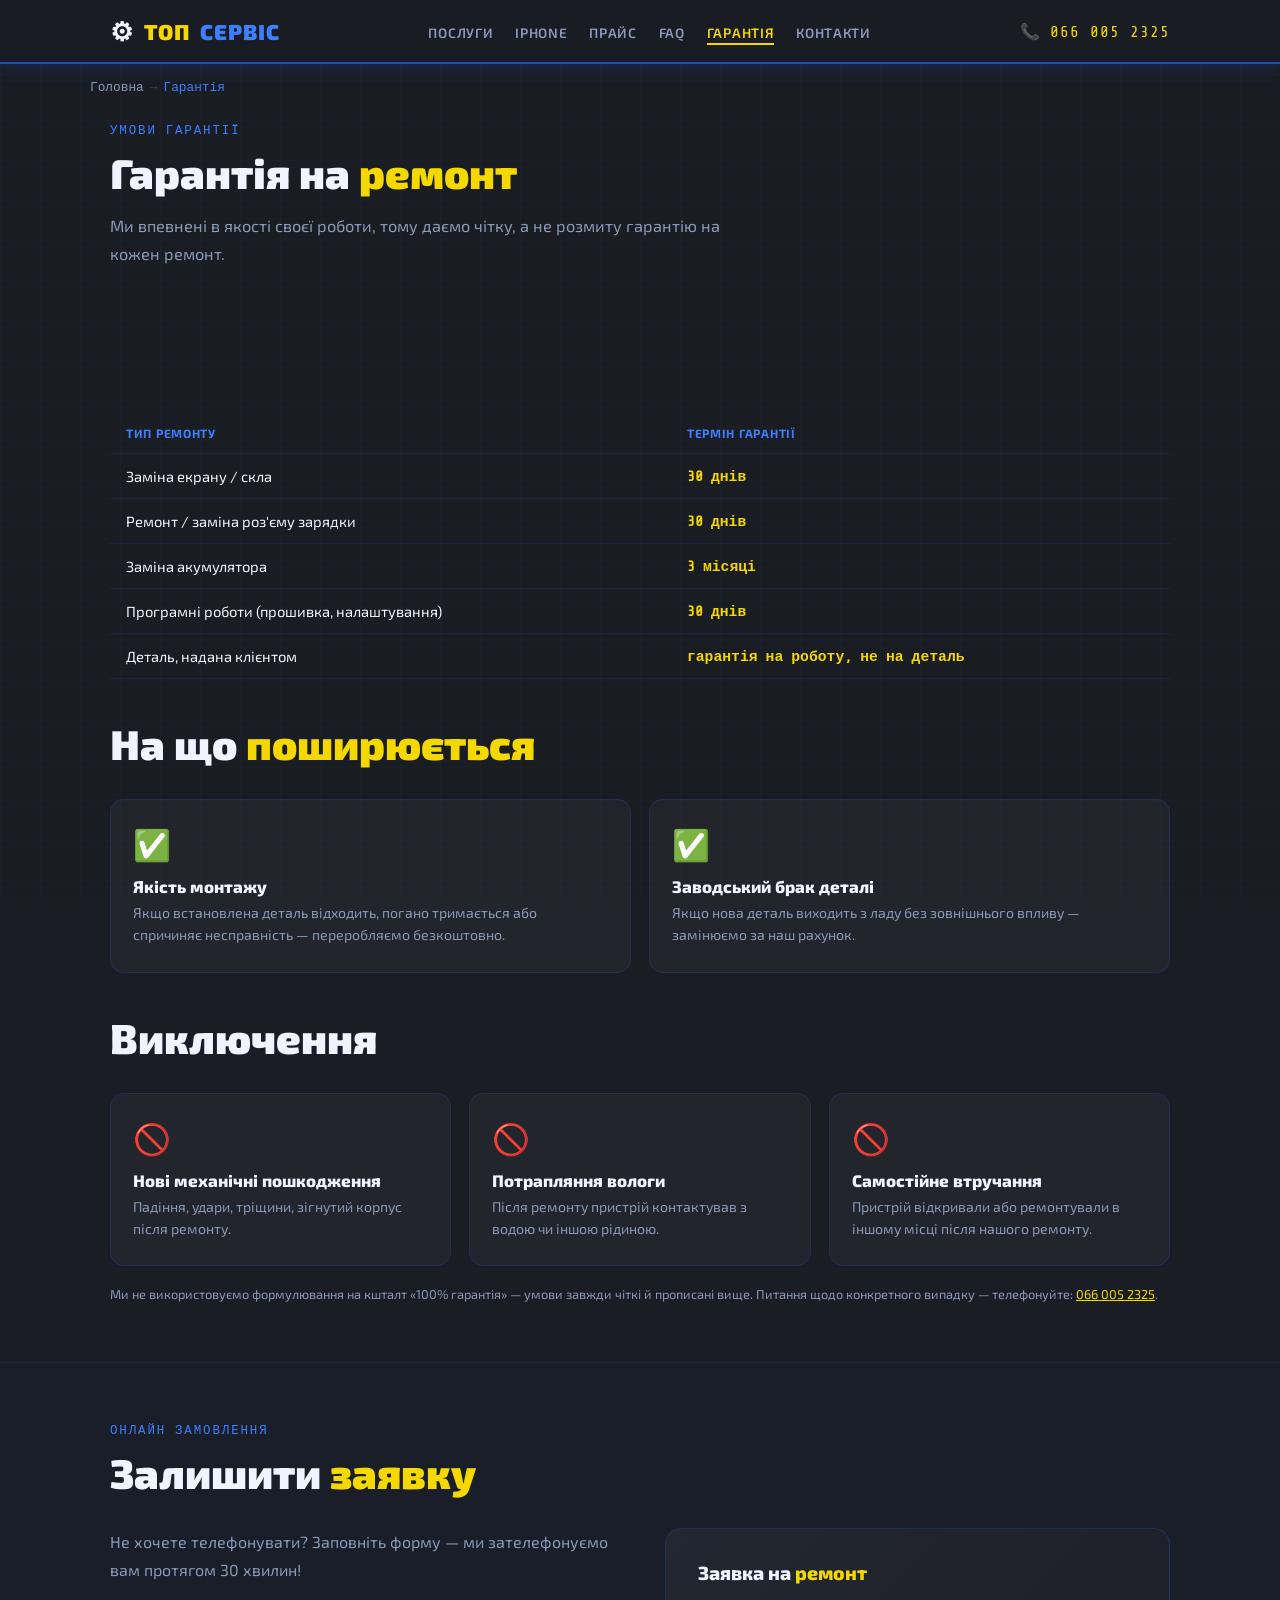
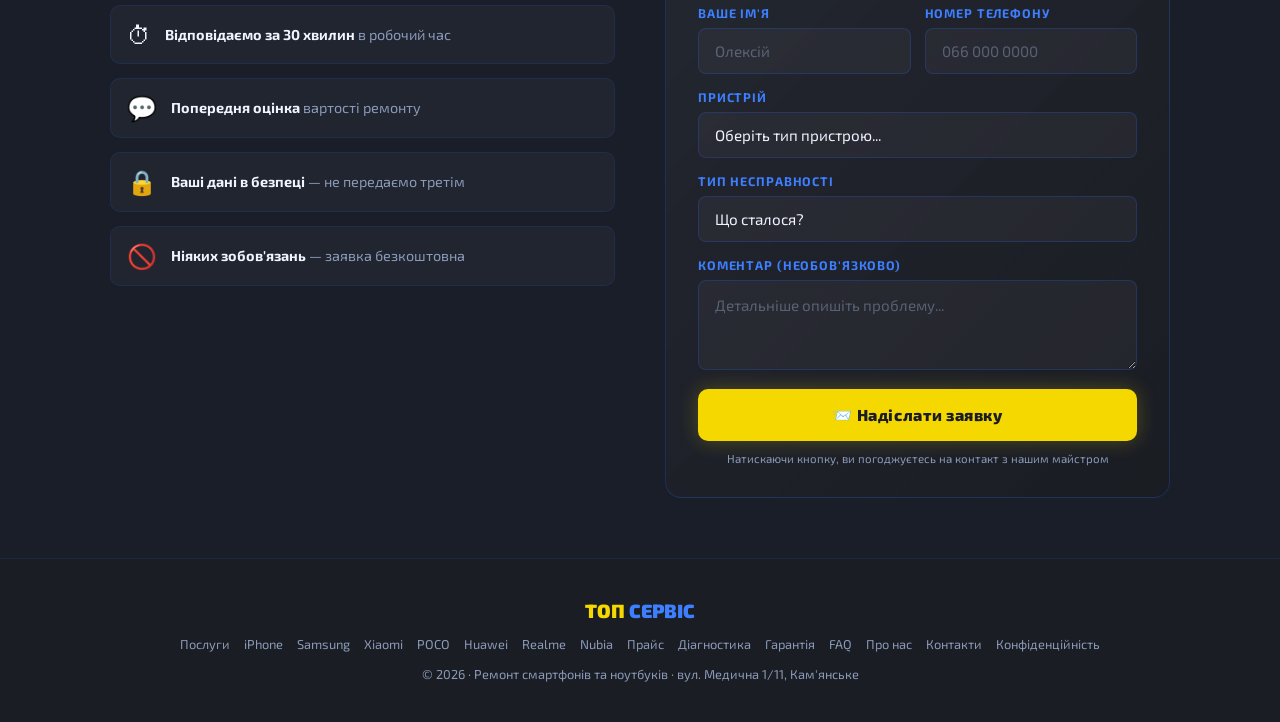
<file: warranty/index.html>
<!DOCTYPE html>
<html lang="uk">
<head>
    <meta charset="UTF-8">
    <meta name="viewport" content="width=device-width, initial-scale=1.0, maximum-scale=1.0">

    <title>Гарантія на ремонт — умови | ТОП СЕРВІС Кам'янське</title>
    <meta name="description" content="Умови гарантії на ремонт телефонів та ноутбуків у ТОП СЕРВІС: 30 днів на роботу та деталі, 3 місяці на акумулятори. Що входить і що не покривається.">
    <meta name="robots" content="index, follow">
    <meta name="author" content="ТОП СЕРВІС">
    <link rel="canonical" href="https://topservice-kamianske.ua/warranty/">

    <meta property="og:title" content="Гарантія на ремонт — умови | ТОП СЕРВІС Кам'янське">
    <meta property="og:description" content="Умови гарантії на ремонт телефонів та ноутбуків у ТОП СЕРВІС: 30 днів на роботу та деталі, 3 місяці на акумулятори. Що входить і що не покривається.">
    <meta property="og:type" content="website">
    <meta property="og:locale" content="uk_UA">
    <meta property="og:url" content="https://topservice-kamianske.ua/warranty/">
    <meta property="og:site_name" content="ТОП СЕРВІС">
    <meta property="og:image" content="https://topservice-kamianske.ua/assets/og-image.png">
    <meta property="og:image:width" content="1200">
    <meta property="og:image:height" content="630">
    <meta name="twitter:card" content="summary_large_image">
    <meta name="twitter:title" content="Гарантія на ремонт — умови | ТОП СЕРВІС Кам'янське">
    <meta name="twitter:description" content="Умови гарантії на ремонт телефонів та ноутбуків у ТОП СЕРВІС: 30 днів на роботу та деталі, 3 місяці на акумулятори. Що входить і що не покривається.">
    <meta name="twitter:image" content="https://topservice-kamianske.ua/assets/og-image.png">

    <!-- Local SEO: geo meta tags so Google ties every page to Кам'янське (раніше — Каменське/Дніпродзержинськ) -->
    <meta name="geo.region" content="UA-12">
    <meta name="geo.placename" content="Кам'янське (Каменське), Дніпропетровська область">
    <meta name="geo.position" content="48.5079;34.6109">
    <meta name="ICBM" content="48.5079, 34.6109">

    <meta name="theme-color" content="#1a4fc4">
    <meta name="mobile-web-app-capable" content="yes">
    <meta name="apple-mobile-web-app-capable" content="yes">
    <meta name="apple-mobile-web-app-status-bar-style" content="black-translucent">
    <meta name="apple-mobile-web-app-title" content="ТОП СЕРВІС">
    <link rel="manifest" href="/manifest.json">

    <link rel="preconnect" href="https://fonts.googleapis.com">
    <link rel="preconnect" href="https://fonts.gstatic.com" crossorigin>
    <link href="https://fonts.googleapis.com/css2?family=Exo+2:wght@400;600;700;900&family=Share+Tech+Mono&display=swap" rel="stylesheet">

    <link rel="stylesheet" href="/assets/style.css">

    <script async src="https://www.googletagmanager.com/gtag/js?id=AW-16681727418"></script>
<script>
  window.dataLayer = window.dataLayer || [];
  function gtag(){dataLayer.push(arguments);}
  gtag('js', new Date());
  gtag('config', 'AW-16681727418');
</script>
<script>
  function trackRouteConversion() {
    gtag('event', 'conversion', {'send_to': 'AW-16681727418/tK7NCIunhM0ZELrru5I-'});
  }
</script>
<script type="application/ld+json">{"@context": "https://schema.org", "@type": "BreadcrumbList", "itemListElement": [{"@type": "ListItem", "position": 1, "name": "Головна", "item": "https://topservice-kamianske.ua/"}, {"@type": "ListItem", "position": 2, "name": "Гарантія", "item": "https://topservice-kamianske.ua/warranty/"}]}</script>
</head>
<body>
<a href="#main-content" class="skip-link">Перейти до основного вмісту</a>

<header>
<nav aria-label="Основна навігація">
  <div class="inner">
    <a href="/" class="nav-logo">
      <span class="gear-icon">⚙</span>
      <span style="color: var(--yellow); font-weight: 900;">ТОП</span>
      <span style="color: var(--blue-glow); font-weight: 900;">СЕРВІС</span>
    </a>
    <ul class="nav-links">
      <li><a href="/services/">Послуги</a></li>
      <li><a href="/iphone/">iPhone</a></li>
      <li><a href="/prices/">Прайс</a></li>
      <li><a href="/faq/">FAQ</a></li>
      <li><a href="/warranty/" class="current">Гарантія</a></li>
      <li><a href="/contacts/">Контакти</a></li>
    </ul>
    <a href="tel:0660052325" class="nav-phone" style="display:none" id="navPhone">📞 066 005 2325</a>
    <button class="hamburger" id="hamburger" onclick="toggleMenu()" aria-label="Меню" aria-expanded="false" aria-controls="mobileMenu">
      <span></span><span></span><span></span>
    </button>
  </div>
</nav>

<nav class="mobile-menu" id="mobileMenu" aria-label="Мобільна навігація">
  <a href="/services/" onclick="closeMenu()">Послуги</a>
  <a href="/iphone/" onclick="closeMenu()">iPhone</a>
  <a href="/prices/" onclick="closeMenu()">Прайс</a>
  <a href="/faq/" onclick="closeMenu()">FAQ</a>
  <a href="/warranty/" onclick="closeMenu()">Гарантія</a>
  <a href="/contacts/" onclick="closeMenu()">Контакти</a>
  <a href="tel:0660052325" class="m-phone" onclick="closeMenu()">066 005 2325</a>
</nav>
</header>

<button class="scroll-top" id="scrollTopBtn" onclick="scrollToTop()" aria-label="Нагору">↑</button>

<div class="sticky-cta" id="stickyCta">
  <a href="tel:0660052325" class="sticky-cta-btn sticky-cta-phone">📞 Call</a>
  <button class="sticky-cta-btn sticky-cta-tg" onclick="openTelegram()">
    <svg viewBox="0 0 24 24" fill="white"><path d="M12 0C5.373 0 0 5.373 0 12s5.373 12 12 12 12-5.373 12-12S18.627 0 12 0zm5.562 8.248-1.97 9.289c-.145.658-.537.818-1.084.508l-3-2.21-1.447 1.394c-.16.16-.295.295-.605.295l.213-3.053 5.56-5.023c.242-.213-.054-.333-.373-.12L8.32 14.26l-2.96-.924c-.643-.204-.657-.643.136-.953l11.57-4.461c.537-.194 1.006.131.836.326z"/></svg>
    TG
  </button>
  <a href="https://www.instagram.com/top_service_dndz?igsh=aWJwcHBuMmZvMjE0" target="_blank" rel="noopener noreferrer" class="sticky-cta-btn sticky-cta-ig">📷 IG</a>
</div>
<div class="container breadcrumbs"><a href="/">Головна</a><span class="sep">→</span><span class="current">Гарантія</span></div><main id="main-content">
<section class="page-hero">
  <div class="container">
    <div class="section-label">умови гарантії</div>
    <h1>Гарантія на <span>ремонт</span></h1>
    <p class="lede">Ми впевнені в якості своєї роботи, тому даємо чітку, а не розмиту гарантію на кожен ремонт.</p>
  </div>
</section>

<section id="terms">
  <div class="container">
    <table class="spec-table reveal">
      <tr><th>Тип ремонту</th><th>Термін гарантії</th></tr>
      <tr><td>Заміна екрану / скла</td><td class="price">30 днів</td></tr>
      <tr><td>Ремонт / заміна роз'єму зарядки</td><td class="price">30 днів</td></tr>
      <tr><td>Заміна акумулятора</td><td class="price">3 місяці</td></tr>
      <tr><td>Програмні роботи (прошивка, налаштування)</td><td class="price">30 днів</td></tr>
      <tr><td>Деталь, надана клієнтом</td><td class="price">гарантія на роботу, не на деталь</td></tr>
    </table>

    <h2 class="section-title reveal" style="margin-top:40px;">На що <span>поширюється</span></h2>
    <div class="card-grid reveal">
      <div class="tile-card"><span class="tile-icon">✅</span><div class="tile-name">Якість монтажу</div><div class="tile-desc">Якщо встановлена деталь відходить, погано тримається або спричиняє несправність — переробляємо безкоштовно.</div></div>
      <div class="tile-card"><span class="tile-icon">✅</span><div class="tile-name">Заводський брак деталі</div><div class="tile-desc">Якщо нова деталь виходить з ладу без зовнішнього впливу — замінюємо за наш рахунок.</div></div>
    </div>

    <h2 class="section-title reveal" style="margin-top:40px;">Виключення</h2>
    <div class="card-grid reveal">
      <div class="tile-card"><span class="tile-icon">🚫</span><div class="tile-name">Нові механічні пошкодження</div><div class="tile-desc">Падіння, удари, тріщини, зігнутий корпус після ремонту.</div></div>
      <div class="tile-card"><span class="tile-icon">🚫</span><div class="tile-name">Потрапляння вологи</div><div class="tile-desc">Після ремонту пристрій контактував з водою чи іншою рідиною.</div></div>
      <div class="tile-card"><span class="tile-icon">🚫</span><div class="tile-name">Самостійне втручання</div><div class="tile-desc">Пристрій відкривали або ремонтували в іншому місці після нашого ремонту.</div></div>
    </div>
    <div class="spec-note" style="margin-top:20px;">Ми не використовуємо формулювання на кшталт «100% гарантія» — умови завжди чіткі й прописані вище. Питання щодо конкретного випадку — телефонуйте: <a href="tel:0660052325" style="color:var(--yellow)">066 005 2325</a>.</div>
  </div>
</section>

<section id="order">
  <div class="container">
    <div class="section-label">онлайн замовлення</div>
    <h2 class="section-title reveal">Залишити <span>заявку</span></h2>
    <div class="order-wrap">
      <div class="order-info reveal">
        <p style="color:var(--text-dim);line-height:1.7;margin-bottom:10px;">
          Не хочете телефонувати? Заповніть форму — ми зателефонуємо вам протягом 30 хвилин!
        </p>
        <div class="order-perks">
          <div class="order-perk"><div class="order-perk-icon">⏱</div><div class="order-perk-text"><strong>Відповідаємо за 30 хвилин</strong> в робочий час</div></div>
          <div class="order-perk"><div class="order-perk-icon">💬</div><div class="order-perk-text"><strong>Попередня оцінка</strong> вартості ремонту</div></div>
          <div class="order-perk"><div class="order-perk-icon">🔒</div><div class="order-perk-text"><strong>Ваші дані в безпеці</strong> — не передаємо третім</div></div>
          <div class="order-perk"><div class="order-perk-icon">🚫</div><div class="order-perk-text"><strong>Ніяких зобов'язань</strong> — заявка безкоштовна</div></div>
        </div>
      </div>
      <div class="order-form-box reveal">
        <div class="form-title">Заявка на <span>ремонт</span></div>
        <div id="orderFormInner">
          <div class="form-row">
            <div class="form-group">
              <label class="form-label" for="fname">Ваше ім'я</label>
              <input class="form-control" type="text" id="fname" placeholder="Олексій" autocomplete="given-name">
            </div>
            <div class="form-group">
              <label class="form-label" for="fphone">Номер телефону</label>
              <input class="form-control" type="tel" id="fphone" placeholder="066 000 0000" autocomplete="tel">
            </div>
          </div>
          <div class="form-group">
            <label class="form-label" for="fdevice">Пристрій</label>
            <select class="form-control" id="fdevice">
              <option value="" disabled selected>Оберіть тип пристрою...</option>
              <option>iPhone</option><option>Samsung</option><option>Xiaomi / Redmi</option><option>POCO</option>
              <option>Realme</option><option>Huawei</option><option>Nubia / Red Magic</option><option>Oppo</option>
              <option>Ноутбук</option><option>Інший смартфон</option>
            </select>
          </div>
          <div class="form-group">
            <label class="form-label" for="fproblem">Тип несправності</label>
            <select class="form-control" id="fproblem">
              <option value="" disabled selected>Що сталося?</option>
              <option>Розбитий екран / скло</option><option>Не заряджається</option>
              <option>Швидко розряджається</option><option>Не вмикається</option>
              <option>Потрапила вода</option><option>Не працює камера</option>
              <option>Не працює динамік / мікрофон</option><option>Інша несправність</option>
            </select>
          </div>
          <div class="form-group">
            <label class="form-label" for="fcomment">Коментар (необов'язково)</label>
            <textarea class="form-control" id="fcomment" placeholder="Детальніше опишіть проблему..."></textarea>
          </div>
          <input type="text" id="fwebsite" name="website" autocomplete="off" tabindex="-1" style="position:absolute;left:-9999px;width:1px;height:1px;opacity:0;" aria-hidden="true">
          <button class="btn-submit" id="submitBtn" onclick="submitForm()">📨 Надіслати заявку</button>
          <div class="form-note">Натискаючи кнопку, ви погоджуєтесь на контакт з нашим майстром</div>
        </div>
        <div class="form-loading" id="formLoading"><div class="spinner"></div><div class="form-loading-text">Надіслання заявки...</div></div>
        <div class="form-success" id="formSuccess">
          <div class="success-icon">✅</div>
          <div class="success-title">Заявку отримано!</div>
          <div class="success-sub">Дякуємо, <strong id="successName"></strong>!<br>Ми зателефонуємо вам на <strong id="successPhone"></strong><br>протягом 30 хвилин у робочий час.<br><br>Контакт: <a href="tel:0660052325" style="color:var(--yellow)">066 005 2325</a></div>
        </div>
      </div>
    </div>
  </div>
</section>

</main>
<footer>
  <div class="container">
    <div class="footer-logo"><span class="top">ТОП</span> <span class="srv">СЕРВІС</span></div>
    <div class="footer-links">
      <a href="/services/">Послуги</a><a href="/iphone/">iPhone</a><a href="/samsung/">Samsung</a>
      <a href="/xiaomi/">Xiaomi</a><a href="/poco/">POCO</a><a href="/huawei/">Huawei</a>
      <a href="/realme/">Realme</a><a href="/nubia/">Nubia</a>
      <a href="/prices/">Прайс</a><a href="/diagnostics/">Діагностика</a><a href="/warranty/">Гарантія</a><a href="/faq/">FAQ</a>
      <a href="/about/">Про нас</a><a href="/contacts/">Контакти</a><a href="/privacy/">Конфіденційність</a>
    </div>
    <div class="footer-copy">© 2026 · Ремонт смартфонів та ноутбуків · вул. Медична 1/11, Кам'янське</div>
  </div>
</footer>
<script src="/assets/main.js" defer></script>
<script src="/assets/wizard.js" defer></script>
</body>
</html>
</file>
<file: assets/style.css>
/* ==========================================================================
   ТОП СЕРВІС — shared design system
   Extracted from the homepage so every inner page uses one source of truth.
   ========================================================================== */

:root {
  --gray: #2a2d35;
  --gray-dark: #1a1d23;
  --gray-mid: #3a3f4b;
  --blue: #1a4fc4;
  --blue-bright: #2560e8;
  --blue-glow: #3d7fff;
  --yellow: #f5d800;
  --yellow-bright: #ffe033;
  --white: #f0f4ff;
  --text-dim: #8a9ab8;
  --viber: #7360f2;
  --instagram: #e4405f;
  --green: #4ade80;
}

* { margin: 0; padding: 0; box-sizing: border-box; }
html { scroll-behavior: smooth; }

@media (prefers-reduced-motion: reduce) {
  html { scroll-behavior: auto; }
  *, *::before, *::after { animation-duration: 0.001ms !important; animation-iteration-count: 1 !important; transition-duration: 0.001ms !important; }
}

body {
  font-family: 'Exo 2', sans-serif;
  background: var(--gray-dark);
  color: var(--white);
  overflow-x: hidden;
  -webkit-tap-highlight-color: transparent;
}

body::before {
  content: '';
  position: fixed; inset: 0;
  background-image:
    linear-gradient(rgba(37,96,232,0.06) 1px, transparent 1px),
    linear-gradient(90deg, rgba(37,96,232,0.06) 1px, transparent 1px);
  background-size: 40px 40px;
  z-index: 0; pointer-events: none;
}
body::after {
  content: '';
  position: fixed; inset: 0;
  background: repeating-linear-gradient(0deg, transparent, transparent 2px, rgba(0,0,0,0.03) 2px, rgba(0,0,0,0.03) 4px);
  z-index: 0; pointer-events: none;
}

.container { max-width: 1100px; margin: 0 auto; padding: 0 20px; position: relative; z-index: 1; }
main { display: block; position: relative; z-index: 1; }

a { color: inherit; }
img { max-width: 100%; display: block; }

/* Focus visibility (accessibility) */
a:focus-visible, button:focus-visible, input:focus-visible, select:focus-visible, textarea:focus-visible {
  outline: 2px solid var(--yellow); outline-offset: 2px;
}
.skip-link {
  position: absolute; left: -9999px; top: 0; z-index: 999;
  background: var(--yellow); color: var(--gray-dark); padding: 12px 20px;
  font-weight: 800; text-decoration: none; border-radius: 0 0 8px 0;
}
.skip-link:focus { left: 0; }

/* ---------- nav ---------- */
nav {
  position: sticky; top: 0; z-index: 100;
  background: rgba(26,29,35,0.95); backdrop-filter: blur(16px);
  border-bottom: 2px solid var(--blue); box-shadow: 0 0 20px rgba(37,96,232,0.3);
}
nav .inner { max-width: 1100px; margin: 0 auto; padding: 0 20px; display: flex; align-items: center; justify-content: space-between; height: 62px; }
.nav-logo { display: flex; align-items: center; gap: 10px; font-weight: 900; font-size: 1.35rem; letter-spacing: 0.04em; text-decoration: none; color: inherit; flex-shrink: 0; }
.nav-logo .gear-icon { font-size: 1.6rem; animation: spin 8s linear infinite; display: inline-block; }
@keyframes spin { to { transform: rotate(360deg); } }
.nav-links { display: flex; gap: 22px; list-style: none; }
.nav-links a {
  text-decoration: none; color: var(--text-dim); font-weight: 600; font-size: 0.85rem;
  letter-spacing: 0.05em; text-transform: uppercase; transition: color 0.2s; position: relative;
}
.nav-links a::after { content: ''; position: absolute; bottom: -4px; left: 0; right: 0; height: 2px; background: var(--yellow); transform: scaleX(0); transition: transform 0.2s; }
.nav-links a:hover, .nav-links a.current { color: var(--yellow); }
.nav-links a:hover::after, .nav-links a.current::after { transform: scaleX(1); }
.nav-phone {
  font-family: 'Share Tech Mono', monospace; font-size: 1rem; color: var(--yellow); letter-spacing: 0.06em;
  display: flex; align-items: center; gap: 6px; text-decoration: none; min-height: 44px;
}
.nav-phone:hover { color: var(--yellow-bright); }

.hamburger { display: none; flex-direction: column; gap: 5px; cursor: pointer; padding: 8px; background: none; border: none; min-width: 44px; min-height: 44px; align-items: center; justify-content: center; }
.hamburger span { display: block; width: 22px; height: 2px; background: var(--white); border-radius: 2px; transition: all 0.3s; }
.hamburger.open span:nth-child(1) { transform: translateY(7px) rotate(45deg); }
.hamburger.open span:nth-child(2) { opacity: 0; transform: translateX(10px); }
.hamburger.open span:nth-child(3) { transform: translateY(-7px) rotate(-45deg); }

.mobile-menu {
  display: none; position: fixed; top: 62px; left: 0; right: 0;
  background: rgba(10,13,20,0.97); backdrop-filter: blur(24px);
  border-bottom: 2px solid var(--blue); border-top: 1px solid rgba(37,96,232,0.2);
  z-index: 98; padding: 8px 0 20px; flex-direction: column; gap: 0;
  box-shadow: 0 20px 60px rgba(0,0,0,0.6); transform: translateY(-20px); opacity: 0;
  transition: transform 0.3s ease, opacity 0.3s ease; pointer-events: none;
}
.mobile-menu.open { display: flex; transform: translateY(0); opacity: 1; pointer-events: auto; }
.mobile-menu a {
  text-decoration: none; color: var(--text-dim); font-weight: 700; font-size: 1.05rem; letter-spacing: 0.06em;
  text-transform: uppercase; padding: 16px 24px; border-bottom: 1px solid rgba(255,255,255,0.05);
  transition: all 0.2s; display: flex; align-items: center; gap: 10px;
}
.mobile-menu a::before { content: '▶'; font-size: 0.55rem; color: var(--blue-glow); transition: transform 0.2s; }
.mobile-menu a:hover { color: var(--yellow); padding-left: 32px; background: rgba(37,96,232,0.06); }
.mobile-menu .m-phone { color: var(--yellow); font-family: 'Share Tech Mono', monospace; font-size: 1.3rem; padding: 20px 24px; border-bottom: none; background: rgba(245,216,0,0.05); margin-top: 4px; }
.mobile-menu .m-phone::before { content: '📞'; font-size: 1rem; }

/* ---------- sticky mobile CTA ---------- */
.sticky-cta { display: none; position: fixed; bottom: 0; left: 0; right: 0; z-index: 150; background: rgba(10,13,20,0.97); backdrop-filter: blur(16px); border-top: 1px solid rgba(37,96,232,0.3); padding: 10px 16px 14px; gap: 10px; }
.sticky-cta-btn { flex: 1; display: flex; align-items: center; justify-content: center; gap: 8px; padding: 13px 10px; border-radius: 10px; border: none; font-family: 'Exo 2', sans-serif; font-weight: 800; font-size: 0.95rem; text-decoration: none; cursor: pointer; transition: all 0.2s; min-height: 48px; }
.sticky-cta-phone { background: var(--yellow); color: var(--gray-dark); box-shadow: 0 0 20px rgba(245,216,0,0.3); }
.sticky-cta-tg { background: linear-gradient(135deg,#229ed9,#1a85b8); color: #fff; }
.sticky-cta-tg svg { width: 18px; height: 18px; flex-shrink: 0; }
.sticky-cta-ig { background: linear-gradient(135deg,#f15245,#d92e7f); color: #fff; }
@media (max-width: 900px) { .sticky-cta { display: flex; } main, body > footer { padding-bottom: 70px; } }

.scroll-top {
  position: fixed; bottom: 90px; right: 16px; z-index: 149; width: 44px; height: 44px; border-radius: 12px;
  background: rgba(26,29,35,0.95); border: 1px solid rgba(37,96,232,0.4); color: var(--blue-glow); font-size: 1.2rem;
  display: flex; align-items: center; justify-content: center; cursor: pointer; transition: all 0.3s;
  opacity: 0; transform: translateY(20px); pointer-events: none; backdrop-filter: blur(10px);
}
.scroll-top.visible { opacity: 1; transform: translateY(0); pointer-events: auto; }

/* ---------- breadcrumbs ---------- */
.breadcrumbs { padding: 16px 0 0; font-size: 0.8rem; color: var(--text-dim); font-family: 'Share Tech Mono', monospace; }
.breadcrumbs a { color: var(--text-dim); text-decoration: none; }
.breadcrumbs a:hover { color: var(--yellow); }
.breadcrumbs .sep { margin: 0 6px; color: rgba(255,255,255,0.2); }
.breadcrumbs .current { color: var(--blue-glow); }

/* ---------- page hero (inner pages) ---------- */
.page-hero { padding: 28px 0 44px; }
.section-label { font-family: 'Share Tech Mono', monospace; font-size: 0.78rem; letter-spacing: 0.15em; text-transform: uppercase; color: var(--blue-glow); margin-bottom: 10px; }
.page-hero h1, .section-title { font-size: clamp(1.8rem, 4vw, 2.6rem); font-weight: 900; line-height: 1.2; margin-bottom: 14px; }
.section-title span, .page-hero h1 span { color: var(--yellow); }
.page-hero .lede { color: var(--text-dim); font-size: 1.02rem; line-height: 1.7; max-width: 640px; margin-bottom: 22px; }
.page-hero .hero-cta { display: flex; flex-wrap: wrap; gap: 12px; }

.btn-primary, .btn-secondary, .btn-telegram {
  display: inline-flex; align-items: center; gap: 8px; padding: 14px 22px; border-radius: 10px;
  font-weight: 800; font-size: 0.95rem; text-decoration: none; cursor: pointer; border: none;
  transition: all 0.2s; min-height: 48px;
}
.btn-primary { background: var(--yellow); color: var(--gray-dark); box-shadow: 0 0 20px rgba(245,216,0,0.3); }
.btn-primary:hover { background: var(--yellow-bright); transform: translateY(-2px); }
.btn-secondary { background: rgba(255,255,255,0.06); color: var(--white); border: 1px solid rgba(255,255,255,0.2); }
.btn-secondary:hover { border-color: var(--blue-glow); color: var(--blue-glow); }
.btn-telegram { background: linear-gradient(135deg,#229ed9,#1a85b8); color: #fff; }
.btn-telegram:hover { transform: translateY(-2px); }
.btn-telegram svg { width: 18px; height: 18px; }

section { padding: 60px 0; position: relative; z-index: 1; }
h2.section-title { margin-bottom: 30px; }

/* ---------- grid of cards (services / models / prices) ---------- */
.card-grid { display: grid; grid-template-columns: repeat(auto-fit, minmax(230px, 1fr)); gap: 18px; }
.tile-card {
  display: block; text-decoration: none; color: inherit;
  background: rgba(255,255,255,0.04); border: 1px solid rgba(37,96,232,0.2); border-radius: 14px;
  padding: 26px 22px; transition: all 0.2s;
}
.tile-card:hover { border-color: rgba(245,216,0,0.4); background: rgba(245,216,0,0.04); transform: translateY(-3px); }
.tile-icon { font-size: 1.9rem; margin-bottom: 12px; display: block; }
.tile-name { font-weight: 800; font-size: 1.05rem; margin-bottom: 6px; }
.tile-desc { color: var(--text-dim); font-size: 0.88rem; line-height: 1.55; }
.tile-price { margin-top: 12px; font-family: 'Share Tech Mono', monospace; font-size: 0.82rem; color: var(--blue-glow); }

/* ---------- spec / fault table ---------- */
.spec-table { width: 100%; border-collapse: collapse; margin: 20px 0; font-size: 0.92rem; }
.spec-table th, .spec-table td { text-align: left; padding: 13px 16px; border-bottom: 1px solid rgba(37,96,232,0.15); }
.spec-table th { color: var(--blue-glow); font-size: 0.75rem; text-transform: uppercase; letter-spacing: 0.06em; }
.spec-table td.price { font-family: 'Share Tech Mono', monospace; color: var(--yellow); font-weight: 700; white-space: nowrap; }
.spec-note { font-size: 0.8rem; color: var(--text-dim); margin-top: 6px; }

/* ---------- info strip ---------- */
.info-strip { background: linear-gradient(135deg, var(--blue), var(--blue-bright)); padding: 26px 0; position: relative; overflow: hidden; }
.info-grid { display: grid; grid-template-columns: repeat(3,1fr); gap: 24px; position: relative; }
.info-card { display: flex; align-items: flex-start; gap: 14px; }
.info-icon { font-size: 1.8rem; flex-shrink: 0; margin-top: 2px; }
.info-label { font-size: 0.7rem; text-transform: uppercase; letter-spacing: 0.1em; opacity: 0.7; margin-bottom: 4px; }
.info-value { font-weight: 800; font-size: 1rem; line-height: 1.3; }
.info-value a { text-decoration: none; }
.info-value a:hover { color: var(--yellow); }
@media (max-width: 760px) { .info-grid { grid-template-columns: 1fr; gap: 18px; } }

/* ---------- FAQ ---------- */
.faq-list { display: flex; flex-direction: column; gap: 10px; }
.faq-item { background: linear-gradient(135deg,rgba(42,45,53,0.7),rgba(26,29,35,0.9)); border: 1px solid rgba(37,96,232,0.2); border-radius: 12px; overflow: hidden; transition: border-color 0.25s; }
.faq-item.open { border-color: rgba(37,96,232,0.5); }
.faq-q { display: flex; align-items: center; justify-content: space-between; padding: 18px 22px; cursor: pointer; user-select: none; font-weight: 700; font-size: 1rem; color: var(--white); gap: 12px; min-height: 60px; background: none; border: none; width: 100%; text-align: left; font-family: inherit; }
.faq-q:hover { color: var(--yellow); }
.faq-icon { width: 26px; height: 26px; border-radius: 50%; background: rgba(37,96,232,0.2); border: 1px solid rgba(37,96,232,0.4); display: flex; align-items: center; justify-content: center; flex-shrink: 0; font-size: 1rem; transition: all 0.3s; color: var(--blue-glow); font-style: normal; }
.faq-item.open .faq-icon { transform: rotate(45deg); background: rgba(37,96,232,0.4); color: var(--yellow); }
.faq-a { max-height: 0; overflow: hidden; transition: max-height 0.4s ease, padding 0.3s; padding: 0 22px; }
.faq-item.open .faq-a { max-height: 400px; padding: 0 22px 18px; }
.faq-a p { font-size: 0.92rem; color: var(--text-dim); line-height: 1.7; }

/* ---------- order / contact form ---------- */
#order { background: rgba(26,79,196,0.04); border-top: 1px solid rgba(37,96,232,0.12); }
.order-wrap { display: grid; grid-template-columns: 1fr 1fr; gap: 50px; align-items: start; }
.order-perks { display: flex; flex-direction: column; gap: 14px; margin-top: 22px; }
.order-perk { display: flex; align-items: center; gap: 14px; padding: 14px 16px; background: rgba(255,255,255,0.03); border: 1px solid rgba(37,96,232,0.15); border-radius: 10px; }
.order-perk-icon { font-size: 1.5rem; flex-shrink: 0; }
.order-perk-text { font-size: 0.9rem; color: var(--text-dim); }
.order-perk-text strong { color: var(--white); }

.order-form-box { background: linear-gradient(135deg,rgba(42,45,53,0.6),rgba(26,29,35,0.9)); border: 1px solid rgba(37,96,232,0.25); border-radius: 16px; padding: 32px; }
.form-title { font-size: 1.2rem; font-weight: 800; margin-bottom: 22px; color: var(--white); }
.form-title span { color: var(--yellow); }
.form-group { margin-bottom: 16px; }
.form-label { display: block; font-size: 0.78rem; font-weight: 700; text-transform: uppercase; letter-spacing: 0.07em; color: var(--blue-glow); margin-bottom: 7px; }
.form-control { width: 100%; padding: 13px 16px; border-radius: 8px; background: rgba(255,255,255,0.04); border: 1px solid rgba(37,96,232,0.25); color: var(--white); font-family: 'Exo 2', sans-serif; font-size: 0.95rem; transition: all 0.2s; outline: none; appearance: none; -webkit-appearance: none; }
.form-control::placeholder { color: rgba(138,154,184,0.5); }
.form-control:focus { border-color: var(--blue-glow); background: rgba(37,96,232,0.06); box-shadow: 0 0 0 3px rgba(37,96,232,0.12); }
select.form-control { cursor: pointer; }
select.form-control option { background: #1a1d23; color: var(--white); }
textarea.form-control { resize: vertical; min-height: 90px; line-height: 1.5; }
.form-row { display: grid; grid-template-columns: 1fr 1fr; gap: 14px; }
.btn-submit { width: 100%; padding: 16px; border: none; border-radius: 10px; background: var(--yellow); color: var(--gray-dark); font-family: 'Exo 2', sans-serif; font-weight: 800; font-size: 1rem; cursor: pointer; letter-spacing: 0.04em; transition: all 0.2s; box-shadow: 0 0 20px rgba(245,216,0,0.25); margin-top: 4px; display: flex; align-items: center; justify-content: center; gap: 8px; min-height: 52px; }
.btn-submit:hover { background: var(--yellow-bright); transform: translateY(-2px); box-shadow: 0 0 35px rgba(245,216,0,0.4); }
.btn-submit:disabled { background: rgba(245,216,0,0.5); cursor: not-allowed; }
.form-note { font-size: 0.72rem; color: var(--text-dim); text-align: center; margin-top: 10px; }
.form-loading { display: none; text-align: center; padding: 20px; }
.form-loading.show { display: block; }
.spinner { width: 40px; height: 40px; border: 3px solid rgba(37,96,232,0.2); border-top-color: var(--yellow); border-radius: 50%; animation: spin 0.8s linear infinite; margin: 0 auto 12px; }
.form-loading-text { font-size: 0.9rem; color: var(--text-dim); }
.form-success { display: none; text-align: center; padding: 24px 16px; }
.form-success .success-icon { font-size: 3rem; margin-bottom: 12px; }
.form-success .success-title { font-size: 1.2rem; font-weight: 800; color: var(--green); margin-bottom: 8px; }
.form-success .success-sub { font-size: 0.9rem; color: var(--text-dim); line-height: 1.6; }
@media (max-width: 760px) { .order-wrap, .form-row { grid-template-columns: 1fr; gap: 24px; } }

/* ---------- contacts ---------- */
.contact-wrap { display: grid; grid-template-columns: 1fr 1fr; gap: 40px; align-items: start; }
.contact-row { display: flex; align-items: flex-start; gap: 14px; margin-bottom: 16px; padding: 14px 16px; background: rgba(255,255,255,0.03); border-radius: 10px; border: 1px solid rgba(37,96,232,0.15); }
.contact-row-icon { font-size: 1.5rem; flex-shrink: 0; }
.contact-row-text .lbl { font-size: 0.7rem; text-transform: uppercase; letter-spacing: 0.08em; color: var(--blue-glow); margin-bottom: 3px; }
.contact-row-text .val { font-weight: 700; font-size: 0.95rem; }
.contact-row-text .val a { text-decoration: none; }
.contact-row-text .val a:hover { color: var(--yellow); }
.contact-cta-block { display: flex; flex-direction: column; gap: 14px; }
.big-cta-btn { display: flex; align-items: center; gap: 16px; padding: 20px 24px; border-radius: 14px; text-decoration: none; cursor: pointer; border: none; transition: all 0.25s; width: 100%; text-align: left; font-family: 'Exo 2', sans-serif; }
.big-cta-btn:hover { transform: translateY(-3px); }
.big-cta-phone { background: linear-gradient(135deg,#1e3a8a,#1a4fc4); border: 2px solid rgba(245,216,0,0.4); box-shadow: 0 0 30px rgba(37,96,232,0.3); }
.big-cta-phone:hover { border-color: var(--yellow); box-shadow: 0 0 50px rgba(245,216,0,0.3); }
.big-cta-tg { background: linear-gradient(135deg,#229ed9,#1a85b8); border: 2px solid transparent; }
.big-cta-ig { background: linear-gradient(135deg,#f15245,#d92e7f); border: 2px solid transparent; }
.big-cta-icon { width: 44px; height: 44px; border-radius: 50%; background: rgba(255,255,255,0.15); display: flex; align-items: center; justify-content: center; font-size: 1.3rem; flex-shrink: 0; }
.big-cta-icon svg { width: 22px; height: 22px; fill: #fff; }
.big-cta-text .sub { font-size: 0.78rem; opacity: 0.85; }
.big-cta-text .main { font-size: 1.15rem; font-weight: 800; font-family: 'Share Tech Mono', monospace; }
.big-cta-text .main.yellow { color: var(--yellow); }
#map-section { padding: 0; }
.map-wrap { position: relative; height: 340px; overflow: hidden; border-top: 1px solid rgba(37,96,232,0.2); border-bottom: 1px solid rgba(37,96,232,0.2); }
.map-wrap iframe { width: 100%; height: 100%; border: none; filter: grayscale(40%) invert(8%) contrast(96%); }
@media (max-width: 760px) { .contact-wrap { grid-template-columns: 1fr; } }

/* ---------- why-us ---------- */
.why-grid { display: grid; grid-template-columns: repeat(auto-fit,minmax(190px,1fr)); gap: 20px; }
.why-card { text-align: center; padding: 32px 20px; background: rgba(255,255,255,0.05); border: 1px solid rgba(255,255,255,0.12); border-radius: 12px; transition: all 0.25s; }
.why-card:hover { border-color: rgba(245,216,0,0.4); background: rgba(245,216,0,0.05); transform: translateY(-3px); }
.why-num { font-size: 2.6rem; line-height: 1; margin-bottom: 14px; }
.why-label { font-size: 1rem; font-weight: 700; color: var(--white); line-height: 1.5; }

/* ---------- repair wizard ---------- */
.wizard-box {
  position: relative;
  background: linear-gradient(160deg, rgba(37,96,232,0.10), rgba(26,29,35,0.97) 40%);
  border: 1px solid rgba(37,96,232,0.35); border-radius: 22px;
  padding: 36px; box-shadow: 0 0 60px rgba(37,96,232,0.14), inset 0 1px 0 rgba(255,255,255,0.04);
  overflow: hidden;
}
.wizard-box::before {
  content: ''; position: absolute; top: -60%; right: -20%; width: 320px; height: 320px;
  background: radial-gradient(circle, rgba(245,216,0,0.10), transparent 70%);
  pointer-events: none;
}
.wizard-progress { display: flex; gap: 6px; margin-bottom: 18px; }
.wizard-progress-dot { height: 4px; flex: 1; border-radius: 2px; background: rgba(255,255,255,0.1); transition: background 0.3s; }
.wizard-progress-dot.done { background: var(--blue-glow); }
.wizard-progress-dot.active { background: var(--yellow); }
.wizard-step-header { margin-bottom: 22px; position: relative; z-index: 1; }
.wizard-step-num {
  display: inline-block; font-family: 'Share Tech Mono', monospace; font-size: 0.7rem;
  color: var(--gray-dark); letter-spacing: 0.1em; text-transform: uppercase; font-weight: 700;
  background: var(--yellow); padding: 3px 10px; border-radius: 20px;
}
.wizard-step-header h3 { font-size: 1.4rem; font-weight: 800; margin-top: 10px; line-height: 1.3; }
.wizard-grid { display: grid; grid-template-columns: repeat(auto-fill, minmax(180px, 1fr)); gap: 16px; margin-bottom: 18px; position: relative; z-index: 1; }
.wizard-choice {
  display: flex; flex-direction: row; align-items: center; gap: 14px;
  padding: 20px 22px; min-height: 76px; border-radius: 16px;
  background: rgba(245,216,0,0.07); border: 2px solid rgba(245,216,0,0.45);
  box-shadow: 0 4px 18px rgba(0,0,0,0.3);
  color: var(--white); font-family: 'Exo 2', sans-serif; font-size: 1.05rem; font-weight: 800;
  cursor: pointer; transition: all 0.2s ease; text-align: left; width: 100%;
}
.wizard-choice:hover, .wizard-choice:focus-visible {
  border-color: var(--yellow); background: var(--yellow); color: var(--gray-dark);
  transform: translateY(-4px); box-shadow: 0 12px 32px rgba(245,216,0,0.35);
}
.wizard-choice:hover .wizard-choice-sub, .wizard-choice:focus-visible .wizard-choice-sub { color: rgba(26,29,35,0.65); }
.wizard-choice:active { transform: translateY(-1px); }
.wizard-choice-icon {
  font-size: 1.8rem; width: 52px; height: 52px; display: flex; align-items: center; justify-content: center;
  border-radius: 50%; background: rgba(245,216,0,0.18);
  flex-shrink: 0; border: 1px solid rgba(245,216,0,0.4); transition: background 0.2s;
}
.wizard-choice:hover .wizard-choice-icon, .wizard-choice:focus-visible .wizard-choice-icon { background: rgba(26,29,35,0.15); }
.wizard-choice > span:not(.wizard-choice-icon) { display: flex; flex-direction: column; gap: 2px; line-height: 1.3; }
.wizard-choice-sub { font-size: 0.75rem; color: var(--text-dim); font-weight: 500; transition: color 0.2s; }
.wizard-choice.wizard-choice-plain { flex-direction: column; align-items: center; justify-content: center; text-align: center; gap: 4px; }
.wizard-choice.wizard-choice-plain > span:not(.wizard-choice-icon) { align-items: center; }
.wizard-back, .wizard-skip, .wizard-restart {
  display: inline-flex; align-items: center; gap: 6px;
  background: rgba(255,255,255,0.06); border: 1px solid rgba(255,255,255,0.2); border-radius: 10px;
  color: var(--text-dim); font-family: 'Exo 2', sans-serif; font-weight: 700;
  font-size: 0.88rem; cursor: pointer; padding: 12px 18px; min-height: 44px;
  text-decoration: none; transition: all 0.2s; position: relative; z-index: 1;
}
.wizard-back:hover, .wizard-skip:hover, .wizard-restart:hover {
  color: var(--white); border-color: var(--blue-glow); background: rgba(37,96,232,0.1);
}
.wizard-skip { display: flex; width: fit-content; margin: 4px 0 14px; }
.wizard-model-input { display: flex; gap: 10px; flex-wrap: wrap; margin-bottom: 6px; position: relative; z-index: 1; }
.wizard-model-input .form-control { flex: 1; min-width: 200px; }
.wizard-result { text-align: center; padding: 14px 0; position: relative; z-index: 1; animation: wizardResultIn 0.4s ease; }
@keyframes wizardResultIn { from { opacity: 0; transform: translateY(10px); } to { opacity: 1; transform: translateY(0); } }
.wizard-result-device { font-size: 1.2rem; font-weight: 800; color: var(--white); }
.wizard-result-issue { color: var(--text-dim); margin-top: 6px; font-size: 0.95rem; }
.wizard-result-price {
  font-family: 'Share Tech Mono', monospace; font-size: 2.6rem; font-weight: 700;
  color: var(--yellow); margin: 18px 0 10px; text-shadow: 0 0 30px rgba(245,216,0,0.35);
}
.wizard-result-note { font-size: 0.82rem; color: var(--text-dim); max-width: 440px; margin: 0 auto 24px; line-height: 1.6; }
.wizard-result-cta { display: flex; flex-wrap: wrap; gap: 10px; justify-content: center; margin-bottom: 16px; }
.wizard-detail-link {
  display: inline-block; font-size: 0.85rem; color: var(--blue-glow); text-decoration: none; margin-top: 6px;
  border-bottom: 1px dashed rgba(61,127,255,0.4); padding-bottom: 2px;
}
.wizard-detail-link:hover { color: var(--yellow); border-color: var(--yellow); }
@media (max-width: 600px) {
  .wizard-box { padding: 22px 16px; }
  .wizard-grid { grid-template-columns: 1fr; }
  .wizard-choice { padding: 18px 18px; min-height: 68px; font-size: 1rem; }
  .wizard-choice-icon { width: 46px; height: 46px; font-size: 1.6rem; }
  .wizard-result-price { font-size: 2.1rem; }
}
@media (min-width: 601px) and (max-width: 760px) {
  .wizard-grid { grid-template-columns: repeat(2, 1fr); }
}

/* ---------- 404 ---------- */
.err-page { min-height: 70vh; display: flex; align-items: center; justify-content: center; text-align: center; padding: 60px 0; }
.err-code { font-family: 'Share Tech Mono', monospace; font-size: clamp(4rem,14vw,7rem); font-weight: 900; color: var(--blue-glow); text-shadow: 0 0 40px rgba(61,127,255,0.4); line-height: 1; }
.err-title { font-size: 1.5rem; font-weight: 800; margin: 14px 0 10px; }
.err-sub { color: var(--text-dim); margin-bottom: 30px; max-width: 440px; margin-left: auto; margin-right: auto; }
.err-links { display: flex; flex-wrap: wrap; gap: 10px; justify-content: center; margin-top: 24px; }
.err-links a { font-size: 0.85rem; }

/* ---------- footer ---------- */
footer { padding: 40px 0; text-align: center; border-top: 1px solid rgba(37,96,232,0.15); }
.footer-logo { font-weight: 900; font-size: 1.2rem; margin-bottom: 8px; }
.footer-logo .top { color: var(--yellow); }
.footer-logo .srv { color: var(--blue-glow); }
.footer-copy { font-size: 0.8rem; color: var(--text-dim); }
.footer-links { display: flex; flex-wrap: wrap; gap: 14px; justify-content: center; margin: 14px 0; font-size: 0.8rem; }
.footer-links a { color: var(--text-dim); text-decoration: none; }
.footer-links a:hover { color: var(--yellow); }

/* ---------- reveal-on-scroll ---------- */
.reveal { opacity: 0; transform: translateY(16px); transition: opacity 0.5s ease, transform 0.5s ease; }
.reveal.visible { opacity: 1; transform: translateY(0); }

@media (max-width: 900px) {
  .nav-links { display: none; }
  .hamburger { display: flex; }
  .order-wrap, .info-grid { gap: 20px; }
}

/* ---------- photo gallery + placeholders ---------- */
.photo-grid { display: grid; grid-template-columns: repeat(auto-fit, minmax(260px, 1fr)); gap: 20px; margin-top: 24px; }
.photo-card { position: relative; border-radius: 14px; overflow: hidden; aspect-ratio: 4/3; border: 1px solid rgba(255,255,255,0.12); background: rgba(255,255,255,0.04); }
.photo-card img { width: 100%; height: 100%; object-fit: cover; display: block; }
.photo-card .photo-caption { position: absolute; left: 0; right: 0; bottom: 0; padding: 10px 14px; background: linear-gradient(0deg, rgba(0,0,0,0.75), transparent); font-size: 0.82rem; color: var(--white); }
.photo-placeholder { position: absolute; inset: 0; display: flex; flex-direction: column; align-items: center; justify-content: center; gap: 8px; text-align: center; padding: 16px; background: repeating-linear-gradient(135deg, rgba(255,255,255,0.03) 0 14px, rgba(255,255,255,0.06) 14px 28px); }
.photo-placeholder .ph-icon { font-size: 1.8rem; opacity: 0.6; }
.photo-placeholder .ph-name { font-family: 'Share Tech Mono', monospace; font-size: 0.85rem; color: var(--blue-glow); }
.photo-placeholder .ph-desc { font-size: 0.78rem; color: var(--text-dim); max-width: 220px; }

.ba-grid { display: grid; grid-template-columns: repeat(auto-fit, minmax(320px, 1fr)); gap: 24px; margin-top: 24px; }
.ba-pair { border: 1px solid rgba(255,255,255,0.12); border-radius: 14px; padding: 14px; background: rgba(255,255,255,0.03); }
.ba-pair-label { font-size: 0.82rem; color: var(--text-dim); margin-bottom: 10px; text-align: center; }
.ba-pair-imgs { display: grid; grid-template-columns: 1fr 1fr; gap: 10px; align-items: center; position: relative; }
.ba-pair-imgs .photo-card { aspect-ratio: 3/4; }
.ba-arrow { position: absolute; left: 50%; top: 50%; transform: translate(-50%, -50%); font-size: 1.3rem; background: var(--blue); width: 32px; height: 32px; border-radius: 50%; display: flex; align-items: center; justify-content: center; z-index: 2; box-shadow: 0 0 0 4px var(--gray-dark); }
.ba-pair-tags { display: flex; justify-content: space-between; font-size: 0.72rem; color: var(--text-dim); margin-top: 8px; text-transform: uppercase; letter-spacing: 0.05em; }
</file>
